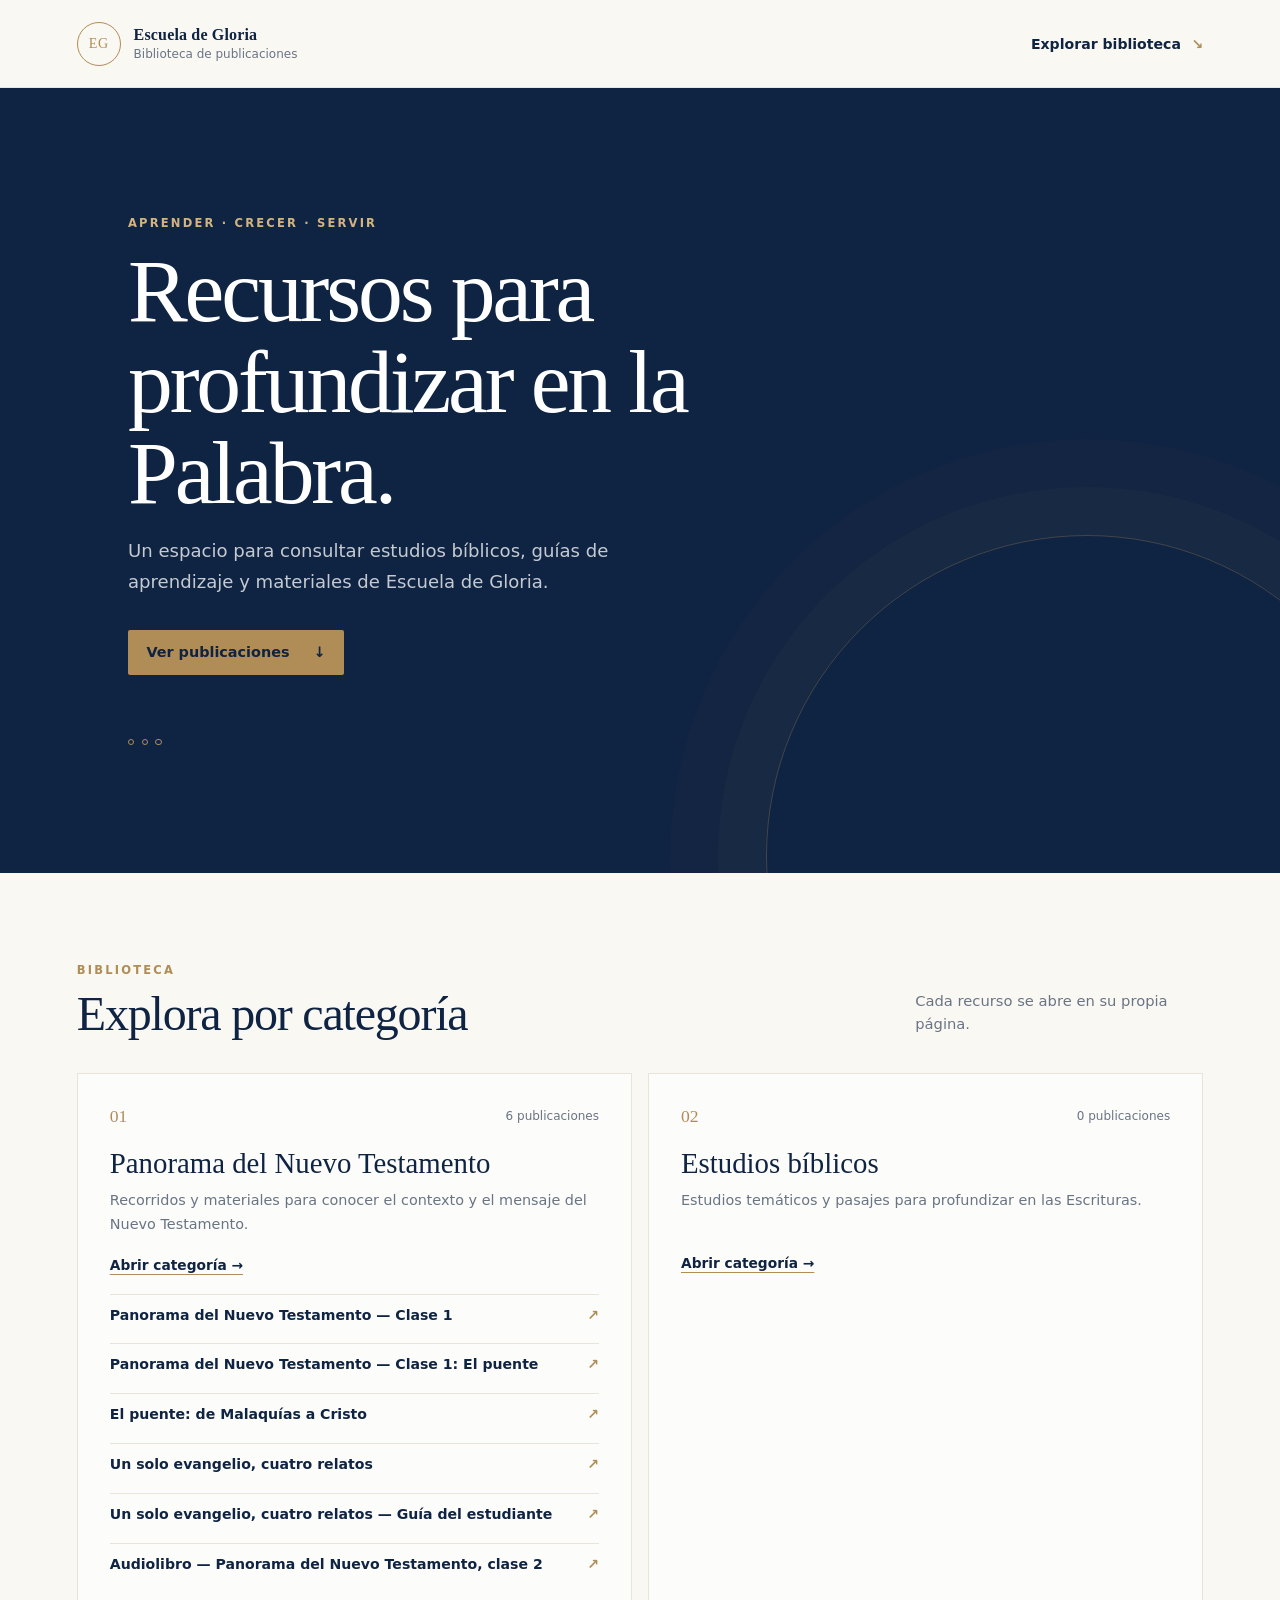
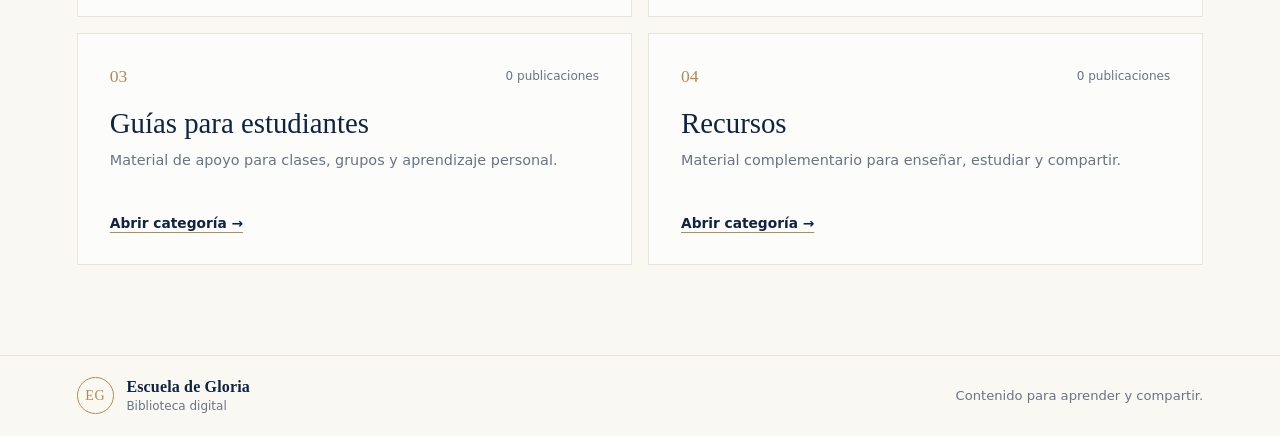
<file: index.html>
<!doctype html>
<html lang="es" data-page="home">
<head>
  <meta charset="utf-8">
  <meta name="viewport" content="width=device-width, initial-scale=1">
  <meta name="theme-color" content="#0F2342">
  <meta name="description" content="Biblioteca de publicaciones de Escuela de Gloria: estudios, guías y recursos bíblicos.">
  <title>Biblioteca | Escuela de Gloria</title>
  <link rel="stylesheet" href="assets/css/styles.css">
  <script src="assets/js/library.js" defer></script>
</head>
<body>
  <a class="skip-link" href="#contenido">Ir al contenido</a>
  <header class="site-header">
    <a class="brand" href="./" aria-label="Escuela de Gloria, inicio">
      <span class="brand-mark" aria-hidden="true">EG</span>
      <span><strong>Escuela de Gloria</strong><small>Biblioteca de publicaciones</small></span>
    </a>
    <a class="header-link" href="#categorias">Explorar biblioteca <span aria-hidden="true">↘</span></a>
  </header>

  <main id="contenido">
    <section class="hero">
      <p class="eyebrow">Aprender · Crecer · Servir</p>
      <h1>Recursos para profundizar en la Palabra.</h1>
      <p class="hero-copy">Un espacio para consultar estudios bíblicos, guías de aprendizaje y materiales de Escuela de Gloria.</p>
      <a class="button button-gold" href="#categorias">Ver publicaciones <span aria-hidden="true">↓</span></a>
      <div class="hero-ornament" aria-hidden="true"><span></span><span></span><span></span></div>
    </section>

    <section class="library-section" id="categorias" aria-labelledby="library-title">
      <div class="section-heading">
        <div><p class="eyebrow eyebrow-dark">Biblioteca</p><h2 id="library-title">Explora por categoría</h2></div>
        <p class="section-note">Cada recurso se abre en su propia página.</p>
      </div>
      <div id="library" class="category-grid" aria-live="polite">
        <p class="loading">Cargando biblioteca…</p>
      </div>
    </section>
  </main>

  <footer class="site-footer">
    <a class="brand brand-footer" href="./"><span class="brand-mark" aria-hidden="true">EG</span><span><strong>Escuela de Gloria</strong><small>Biblioteca digital</small></span></a>
    <p>Contenido para aprender y compartir.</p>
  </footer>
</body>
</html>
</file>
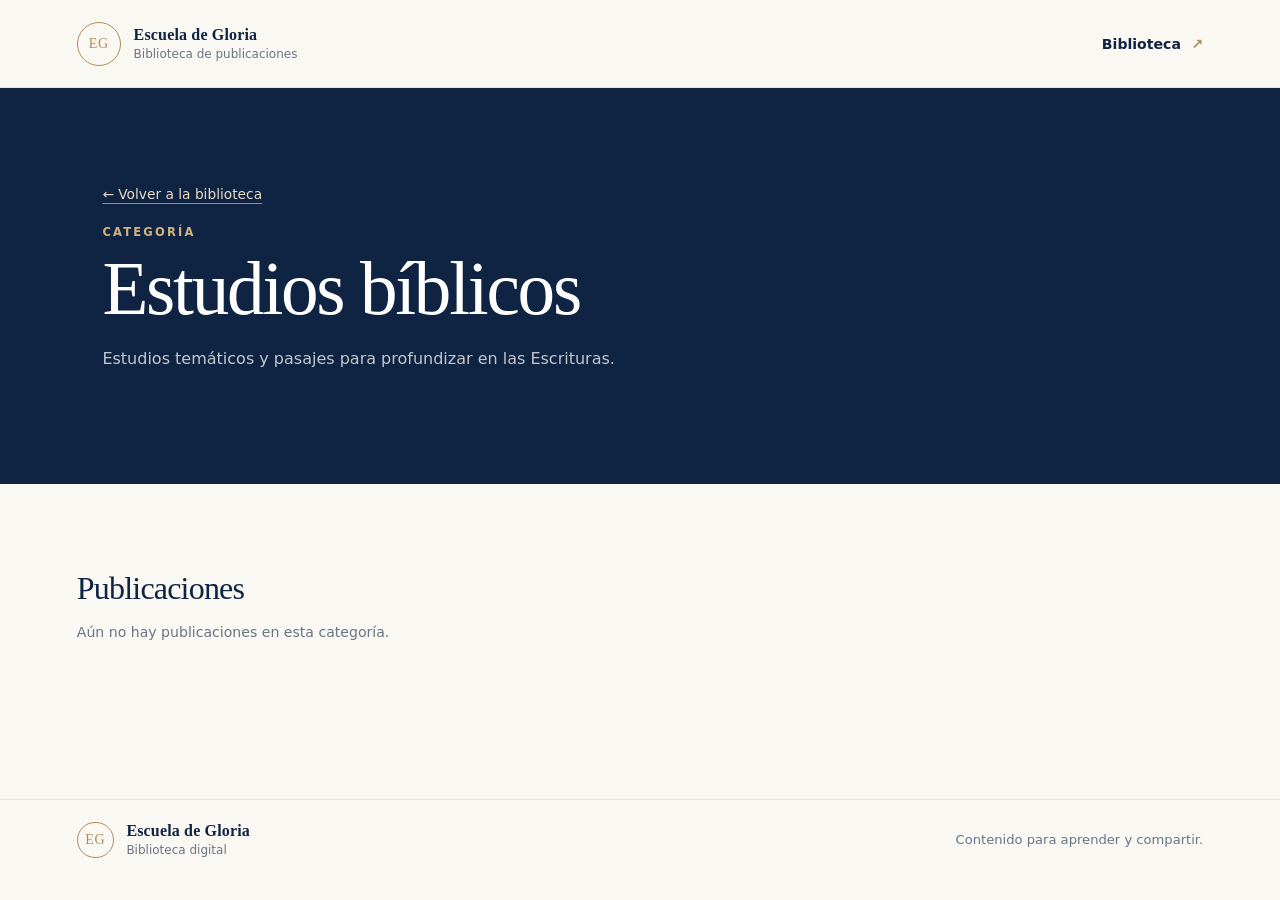
<file: estudios-biblicos/index.html>
<!doctype html>
<html lang="es" data-category="estudios-biblicos">
<head><meta charset="utf-8"><meta name="viewport" content="width=device-width, initial-scale=1"><meta name="theme-color" content="#0F2342"><title>Estudios bíblicos | Escuela de Gloria</title><link rel="stylesheet" href="../assets/css/styles.css"><script src="../assets/js/library.js" defer></script></head>
<body><a class="skip-link" href="#contenido">Ir al contenido</a><header class="site-header"><a class="brand" href="../"><span class="brand-mark" aria-hidden="true">EG</span><span><strong>Escuela de Gloria</strong><small>Biblioteca de publicaciones</small></span></a><a class="header-link" href="../#categorias">Biblioteca <span aria-hidden="true">↗</span></a></header><main id="contenido"><section class="category-page-hero"><a class="back-link" href="../">← Volver a la biblioteca</a><p class="eyebrow">Categoría</p><h1 data-category-title>Estudios bíblicos</h1><p data-category-description></p></section><section class="category-content"><h2>Publicaciones</h2><ul class="publication-list" data-publication-list aria-live="polite"></ul></section></main><footer class="site-footer"><a class="brand brand-footer" href="../"><span class="brand-mark" aria-hidden="true">EG</span><span><strong>Escuela de Gloria</strong><small>Biblioteca digital</small></span></a><p>Contenido para aprender y compartir.</p></footer></body>
</html>
</file>
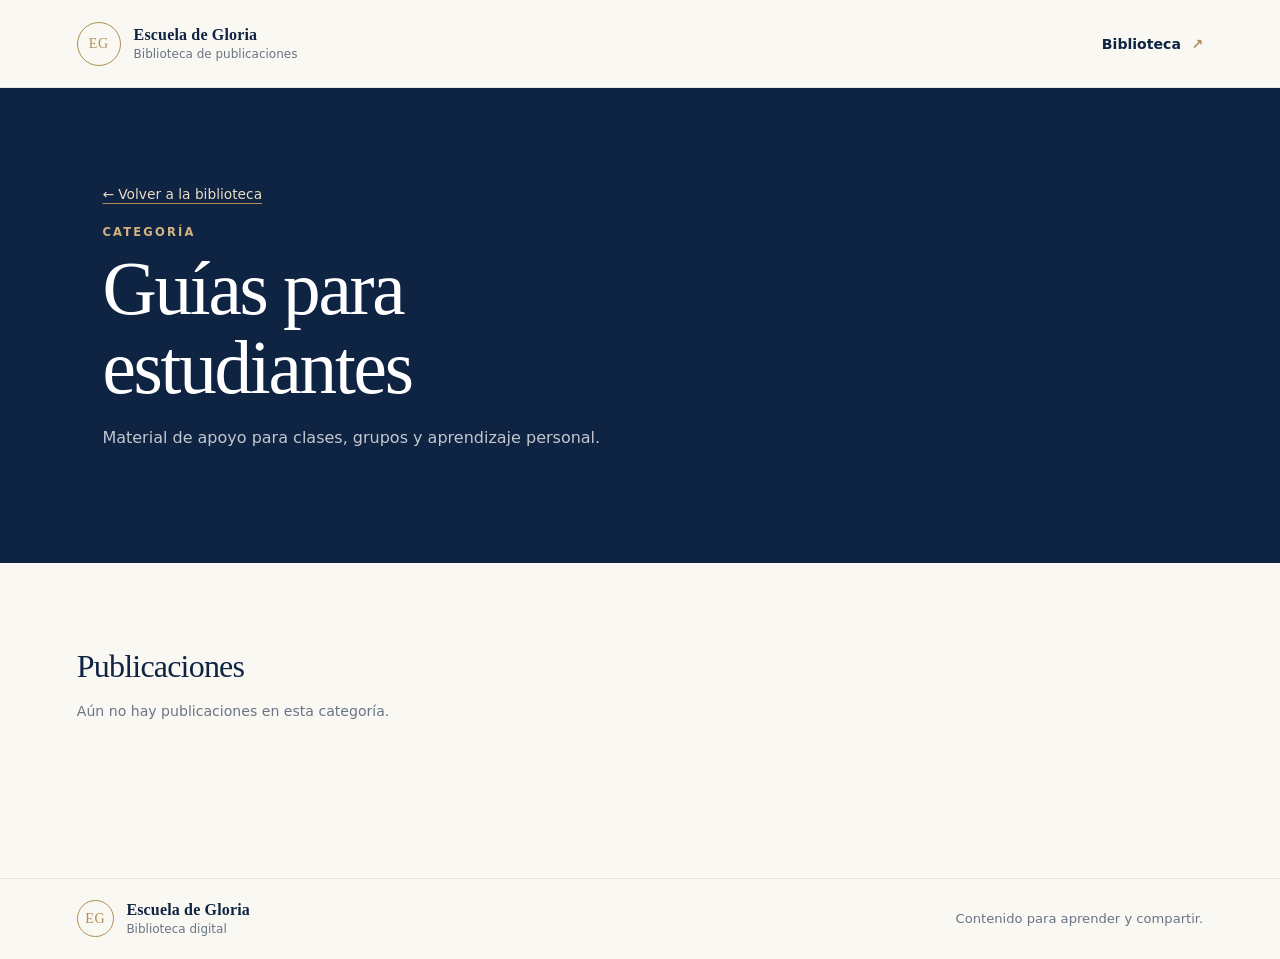
<file: guias-estudiantes/index.html>
<!doctype html>
<html lang="es" data-category="guias-estudiantes">
<head><meta charset="utf-8"><meta name="viewport" content="width=device-width, initial-scale=1"><meta name="theme-color" content="#0F2342"><title>Guías para estudiantes | Escuela de Gloria</title><link rel="stylesheet" href="../assets/css/styles.css"><script src="../assets/js/library.js" defer></script></head>
<body><a class="skip-link" href="#contenido">Ir al contenido</a><header class="site-header"><a class="brand" href="../"><span class="brand-mark" aria-hidden="true">EG</span><span><strong>Escuela de Gloria</strong><small>Biblioteca de publicaciones</small></span></a><a class="header-link" href="../#categorias">Biblioteca <span aria-hidden="true">↗</span></a></header><main id="contenido"><section class="category-page-hero"><a class="back-link" href="../">← Volver a la biblioteca</a><p class="eyebrow">Categoría</p><h1 data-category-title>Guías para estudiantes</h1><p data-category-description></p></section><section class="category-content"><h2>Publicaciones</h2><ul class="publication-list" data-publication-list aria-live="polite"></ul></section></main><footer class="site-footer"><a class="brand brand-footer" href="../"><span class="brand-mark" aria-hidden="true">EG</span><span><strong>Escuela de Gloria</strong><small>Biblioteca digital</small></span></a><p>Contenido para aprender y compartir.</p></footer></body>
</html>
</file>
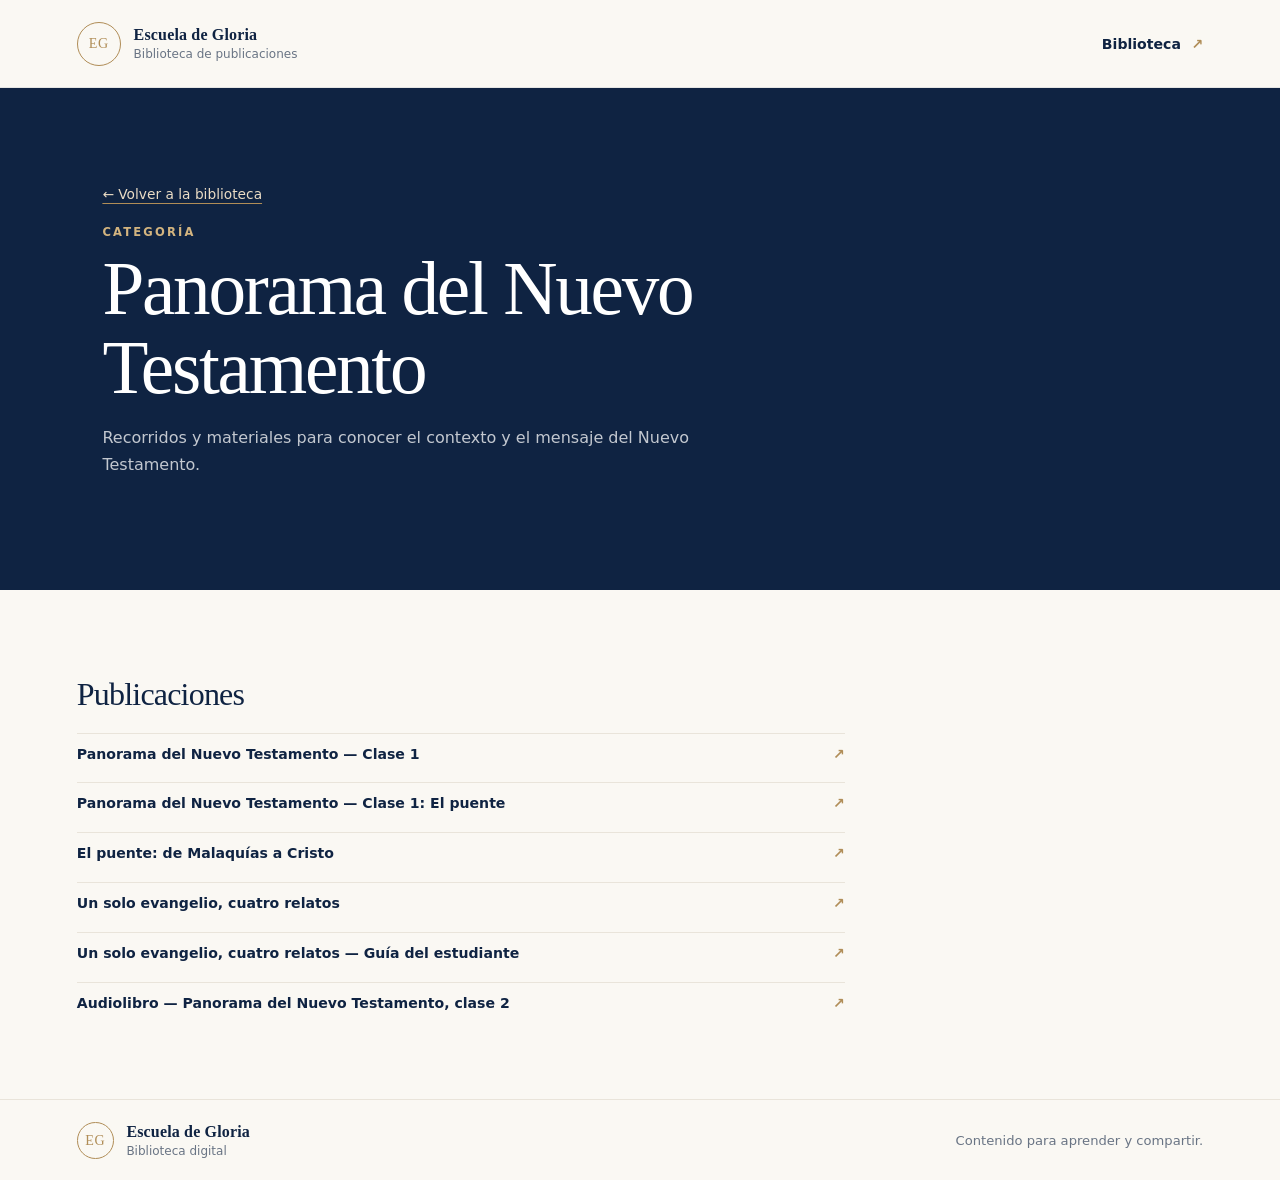
<file: panorama-nuevo-testamento/index.html>
<!doctype html>
<html lang="es" data-category="panorama-nuevo-testamento">
<head><meta charset="utf-8"><meta name="viewport" content="width=device-width, initial-scale=1"><meta name="theme-color" content="#0F2342"><title>Panorama del Nuevo Testamento | Escuela de Gloria</title><link rel="stylesheet" href="../assets/css/styles.css"><script src="../assets/js/library.js" defer></script></head>
<body><a class="skip-link" href="#contenido">Ir al contenido</a><header class="site-header"><a class="brand" href="../"><span class="brand-mark" aria-hidden="true">EG</span><span><strong>Escuela de Gloria</strong><small>Biblioteca de publicaciones</small></span></a><a class="header-link" href="../#categorias">Biblioteca <span aria-hidden="true">↗</span></a></header><main id="contenido"><section class="category-page-hero"><a class="back-link" href="../">← Volver a la biblioteca</a><p class="eyebrow">Categoría</p><h1 data-category-title>Panorama del Nuevo Testamento</h1><p data-category-description></p></section><section class="category-content"><h2>Publicaciones</h2><ul class="publication-list" data-publication-list aria-live="polite"></ul></section></main><footer class="site-footer"><a class="brand brand-footer" href="../"><span class="brand-mark" aria-hidden="true">EG</span><span><strong>Escuela de Gloria</strong><small>Biblioteca digital</small></span></a><p>Contenido para aprender y compartir.</p></footer></body>
</html>
</file>
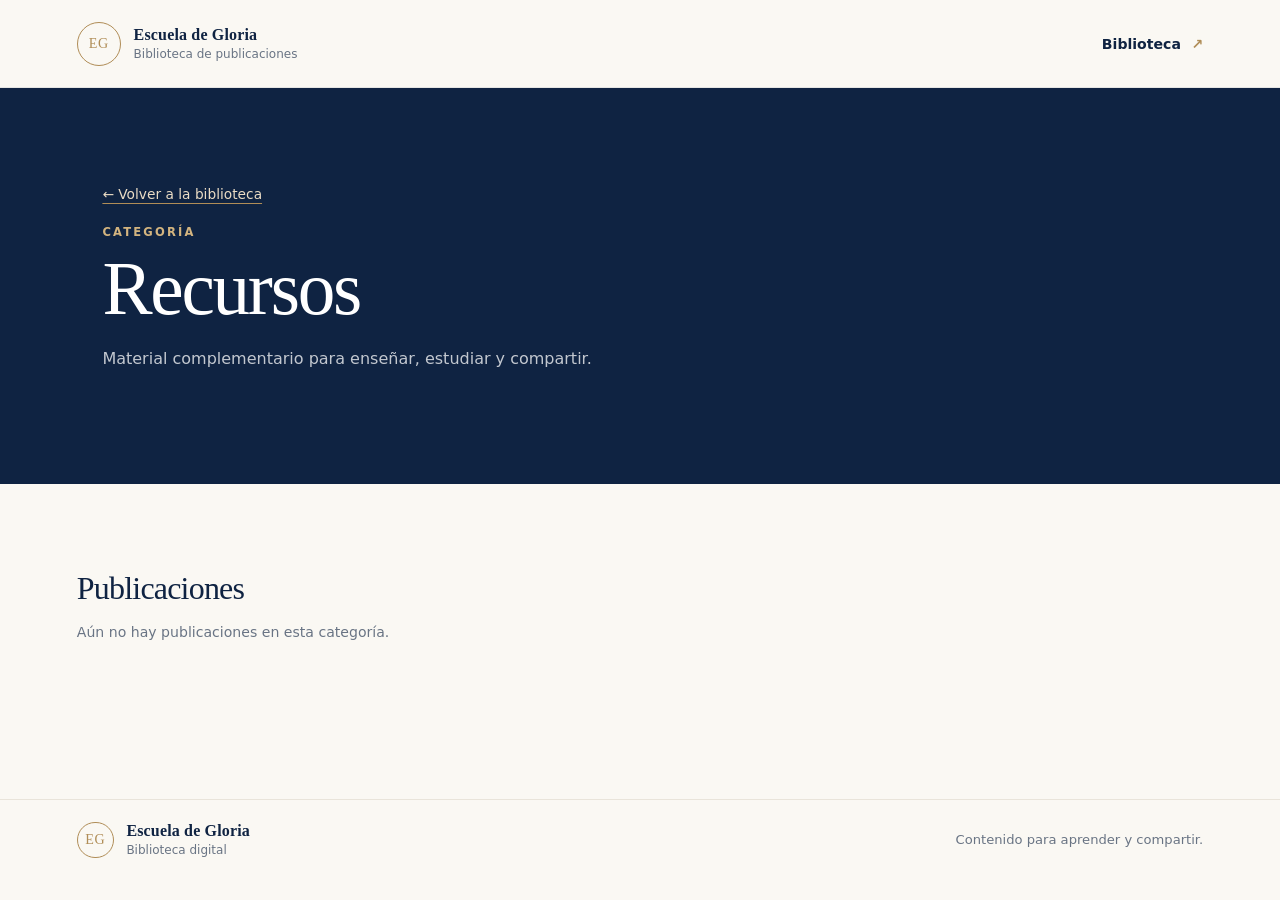
<file: recursos/index.html>
<!doctype html>
<html lang="es" data-category="recursos">
<head><meta charset="utf-8"><meta name="viewport" content="width=device-width, initial-scale=1"><meta name="theme-color" content="#0F2342"><title>Recursos | Escuela de Gloria</title><link rel="stylesheet" href="../assets/css/styles.css"><script src="../assets/js/library.js" defer></script></head>
<body><a class="skip-link" href="#contenido">Ir al contenido</a><header class="site-header"><a class="brand" href="../"><span class="brand-mark" aria-hidden="true">EG</span><span><strong>Escuela de Gloria</strong><small>Biblioteca de publicaciones</small></span></a><a class="header-link" href="../#categorias">Biblioteca <span aria-hidden="true">↗</span></a></header><main id="contenido"><section class="category-page-hero"><a class="back-link" href="../">← Volver a la biblioteca</a><p class="eyebrow">Categoría</p><h1 data-category-title>Recursos</h1><p data-category-description></p></section><section class="category-content"><h2>Publicaciones</h2><ul class="publication-list" data-publication-list aria-live="polite"></ul></section></main><footer class="site-footer"><a class="brand brand-footer" href="../"><span class="brand-mark" aria-hidden="true">EG</span><span><strong>Escuela de Gloria</strong><small>Biblioteca digital</small></span></a><p>Contenido para aprender y compartir.</p></footer></body>
</html>
</file>
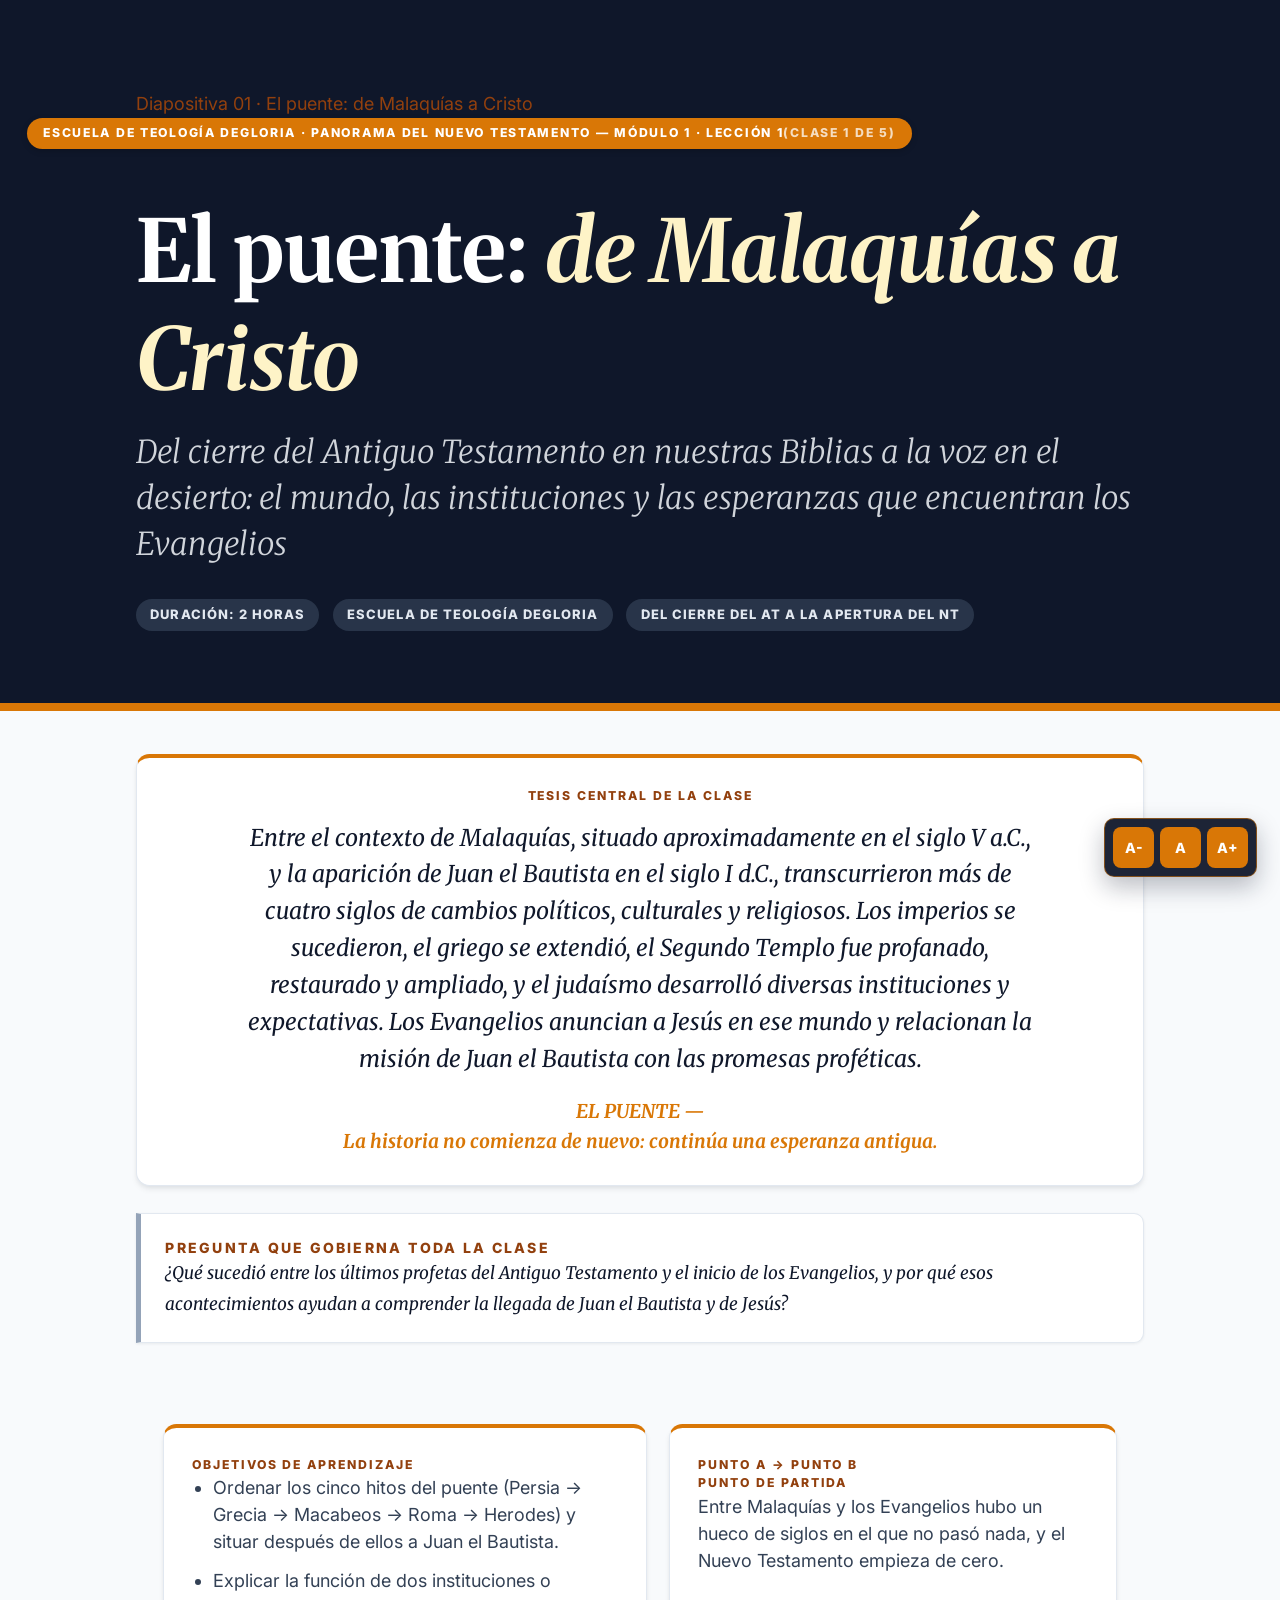
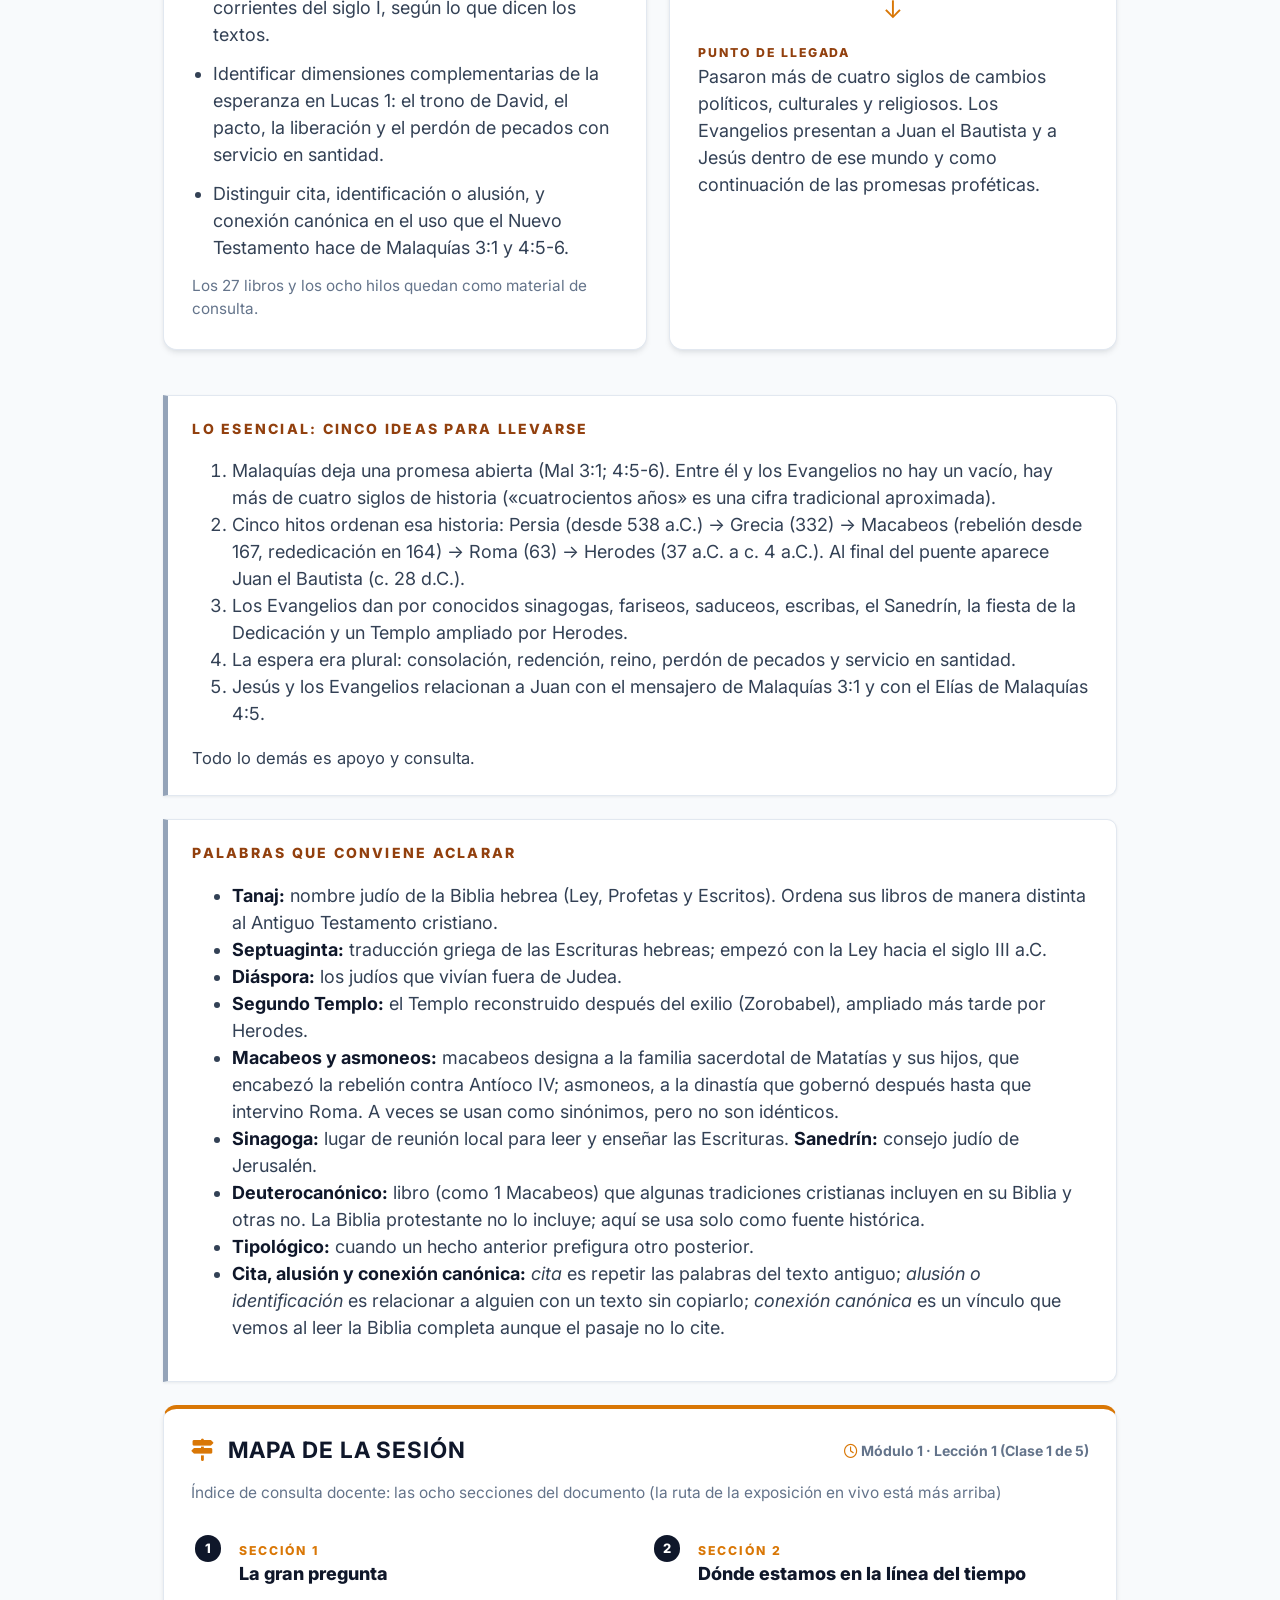
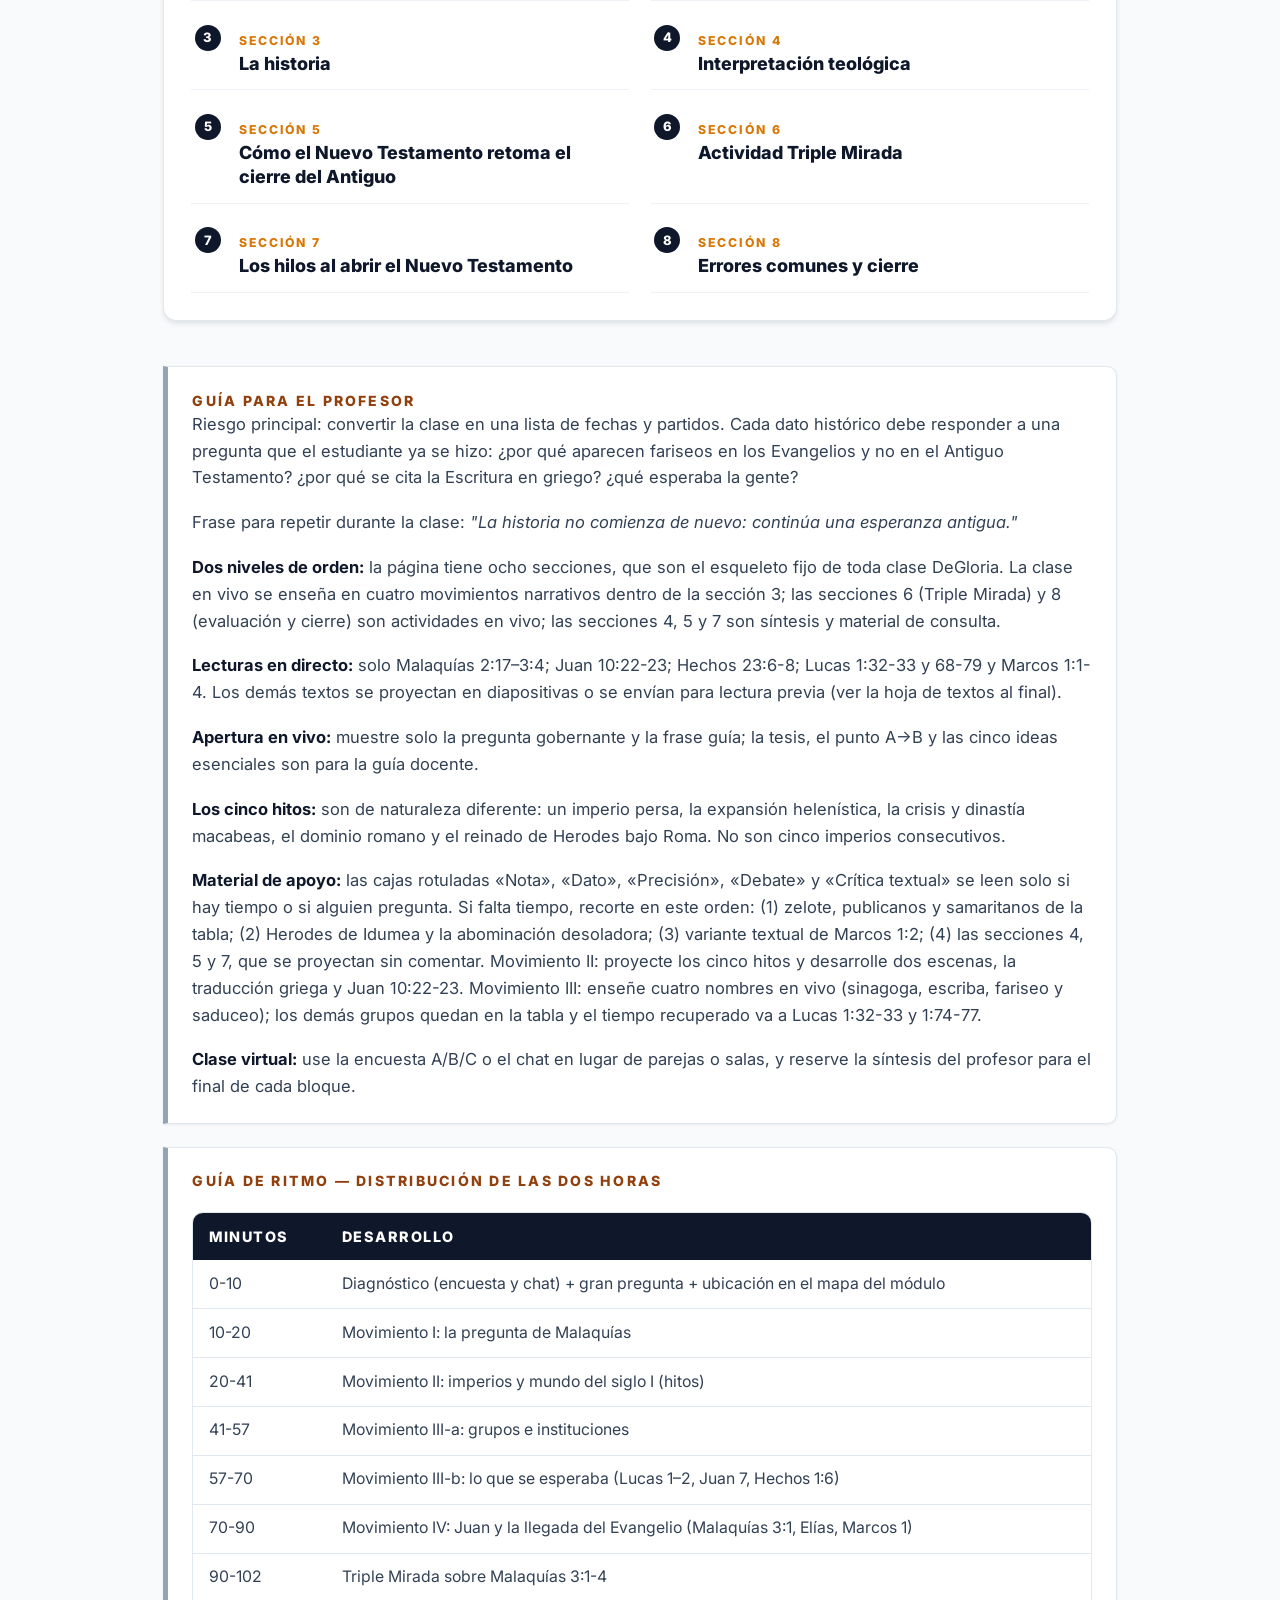
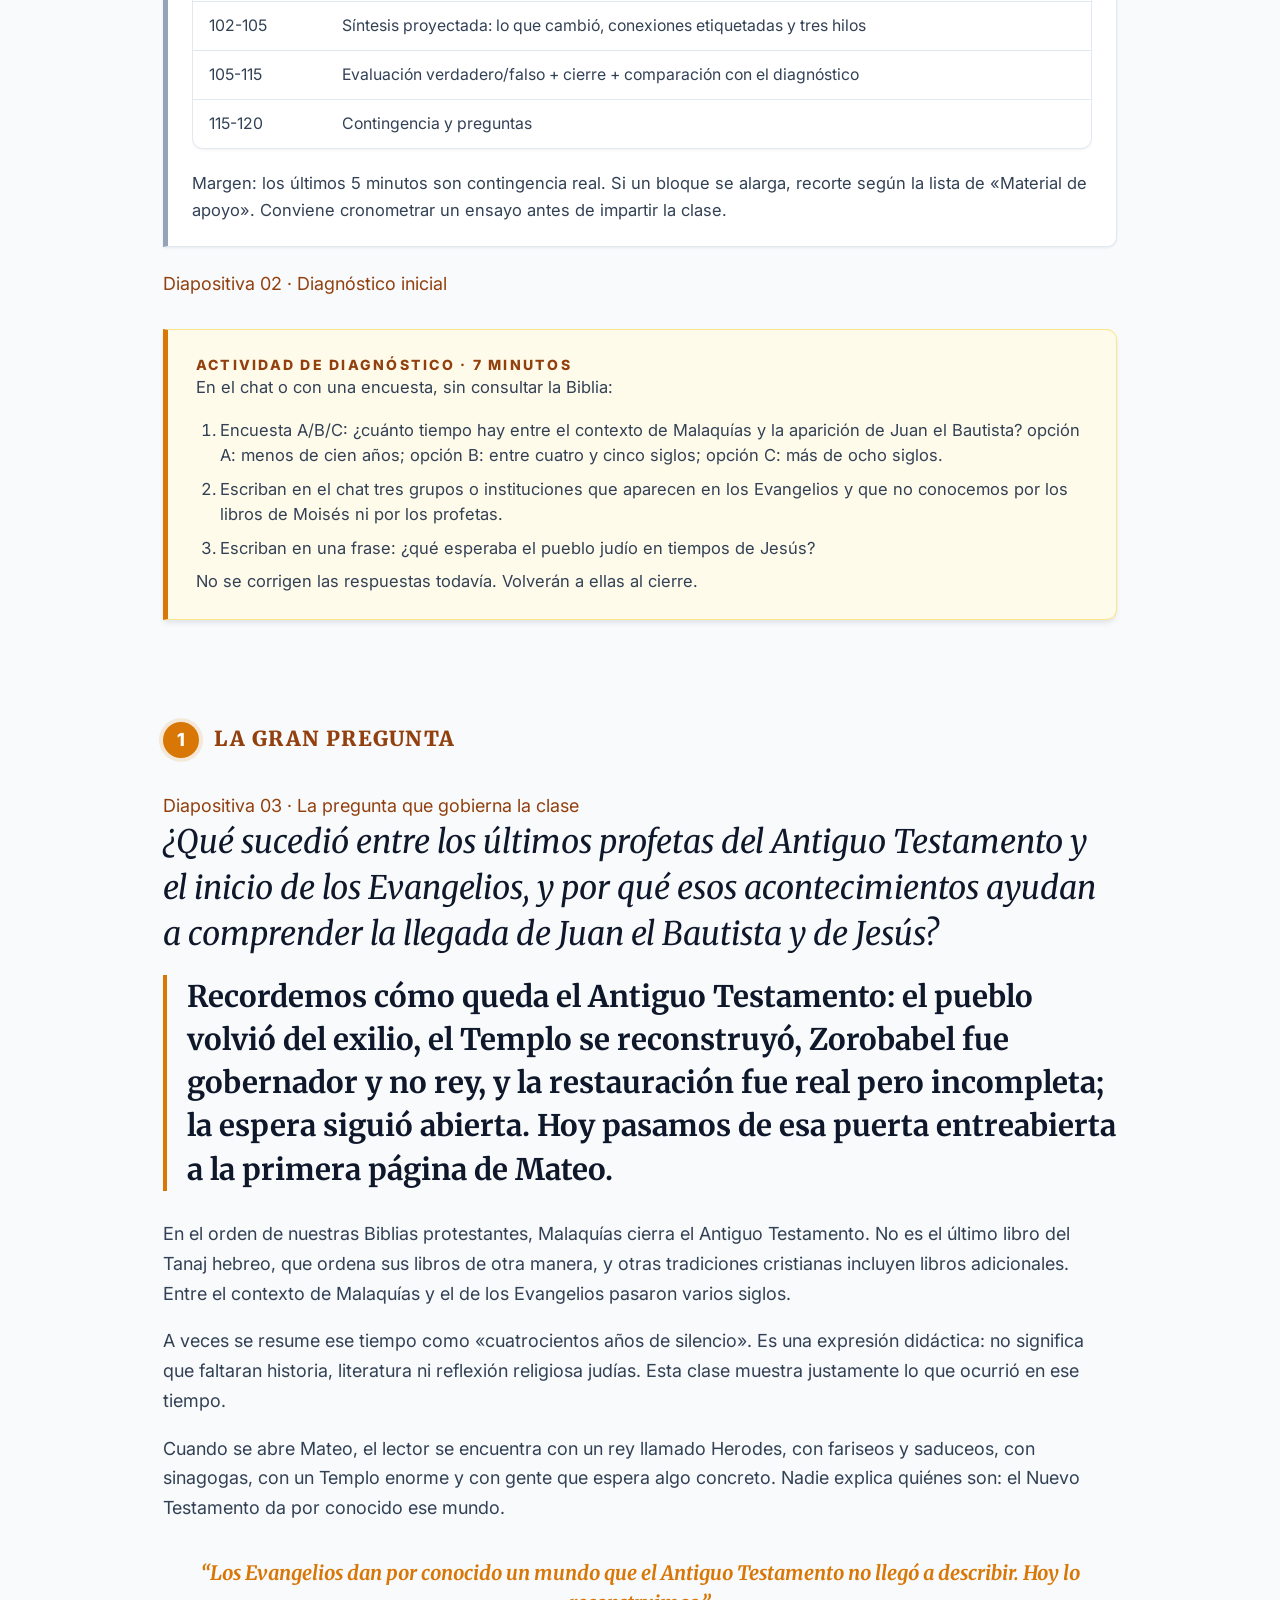
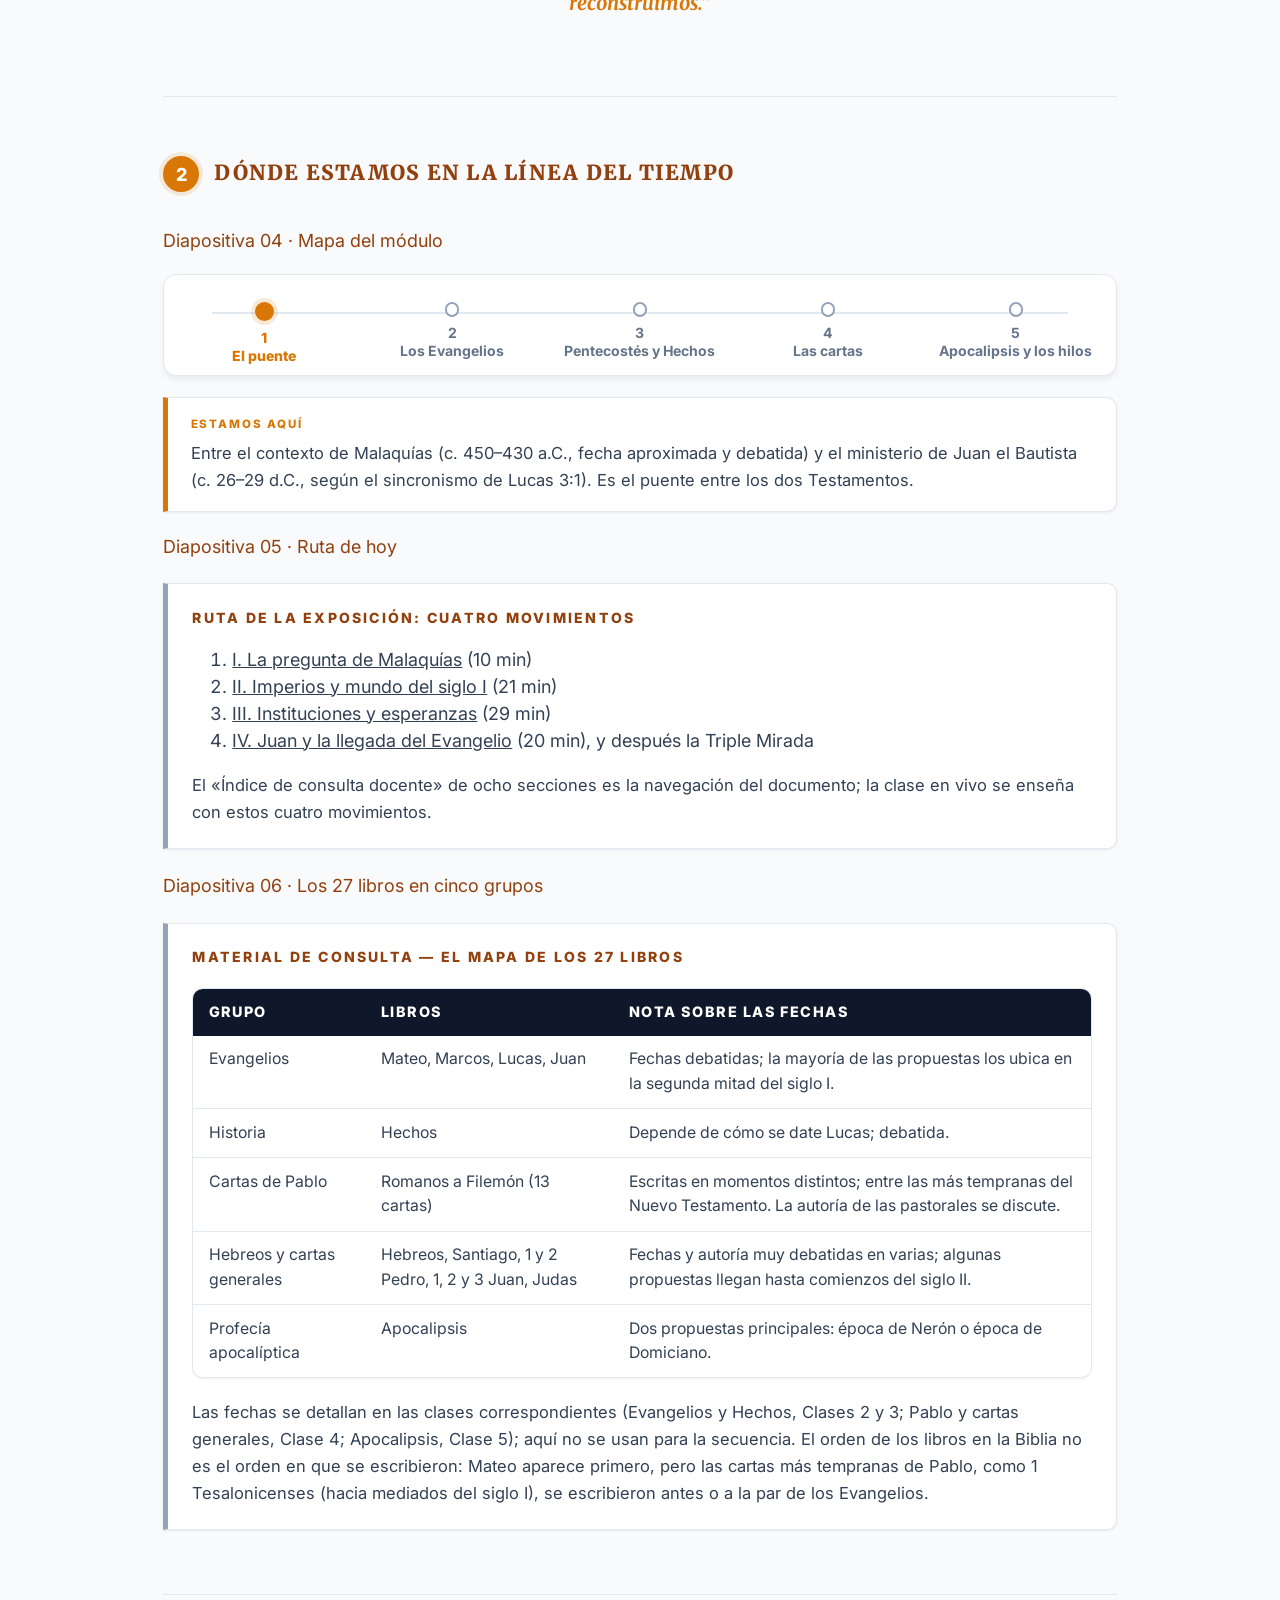
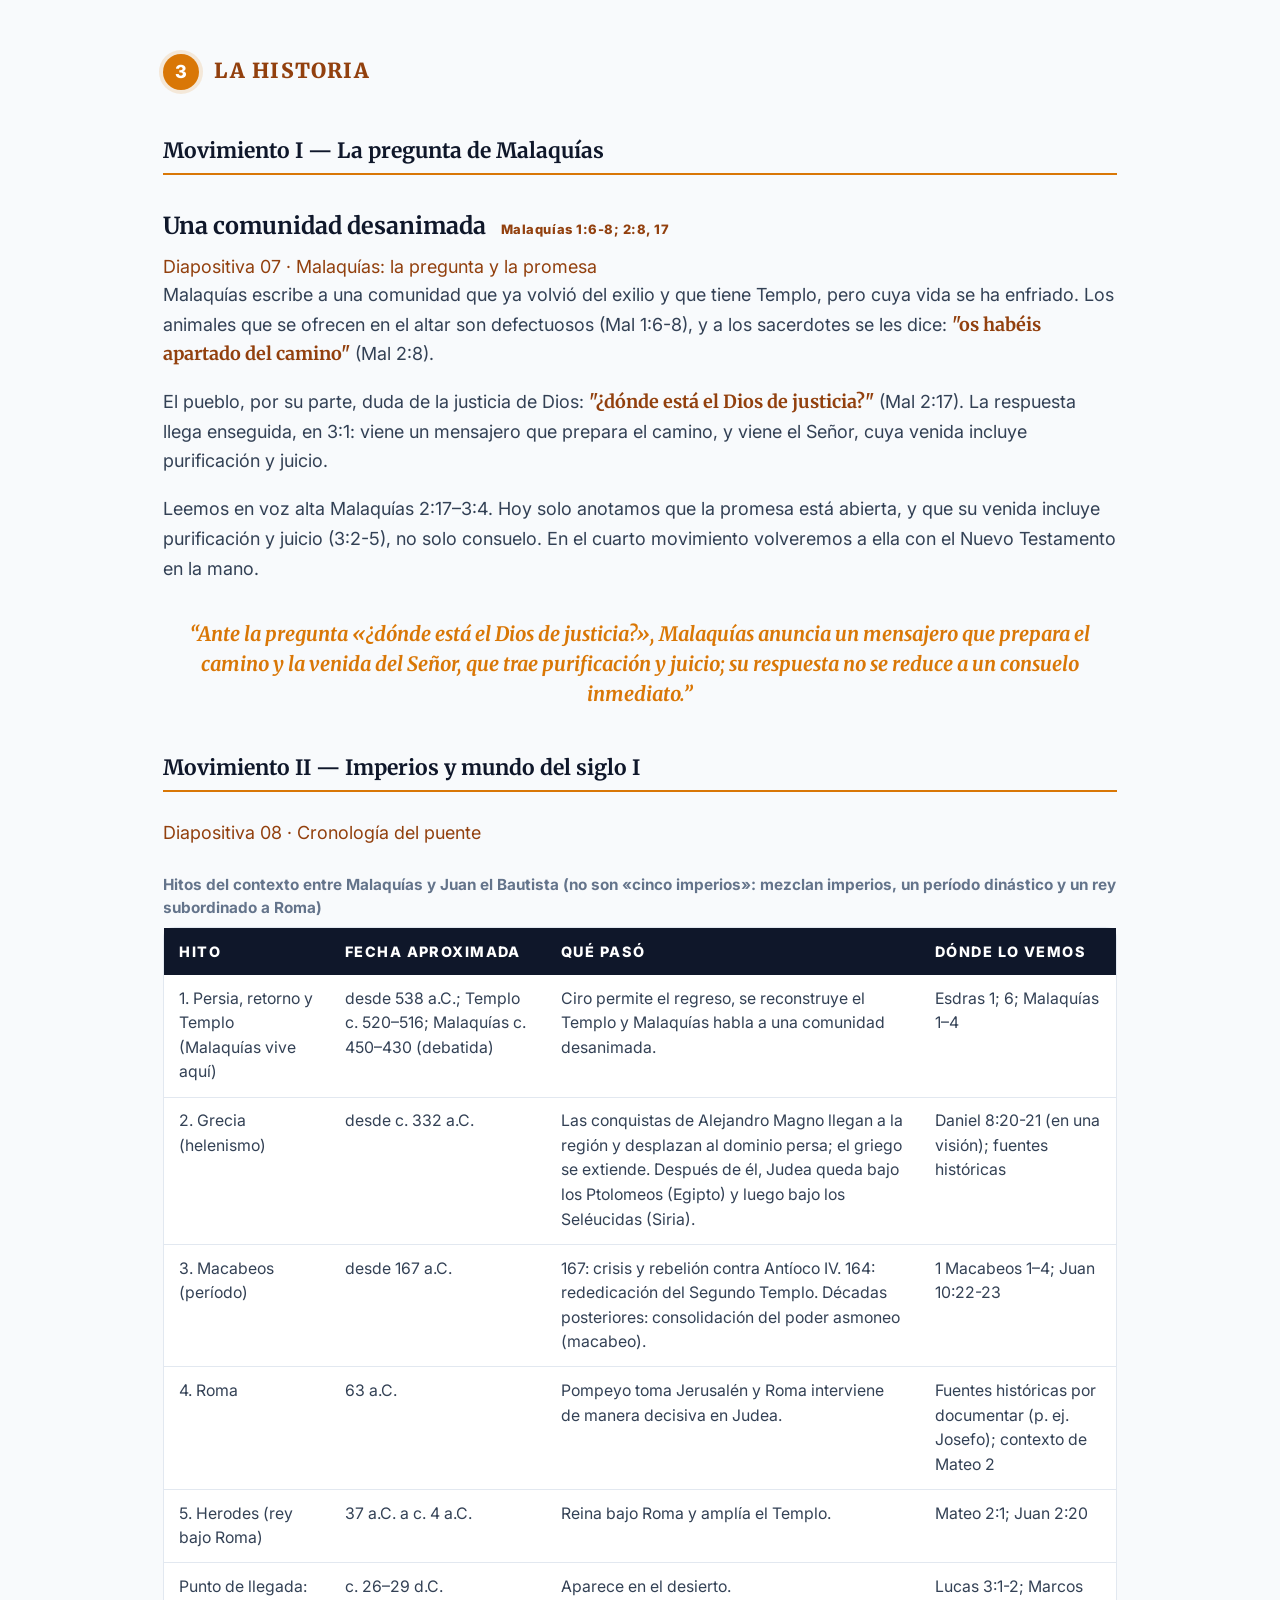
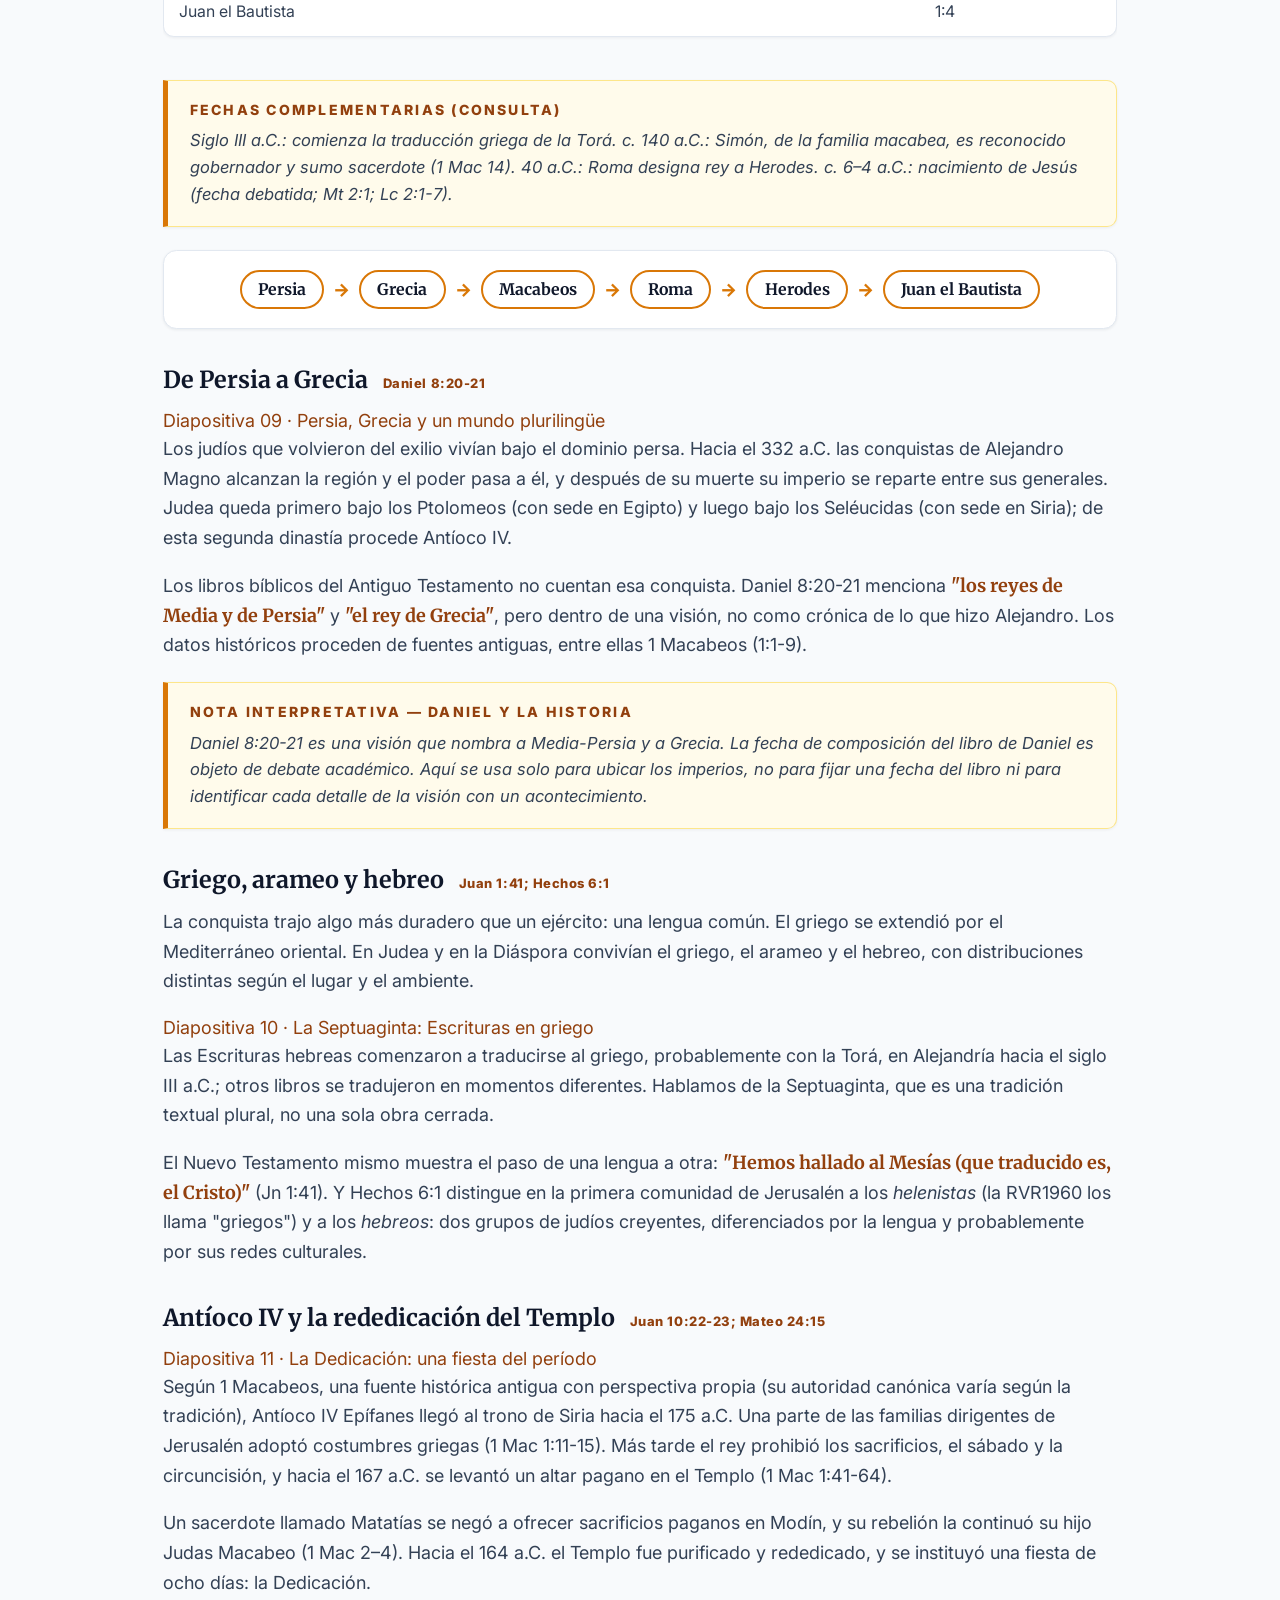
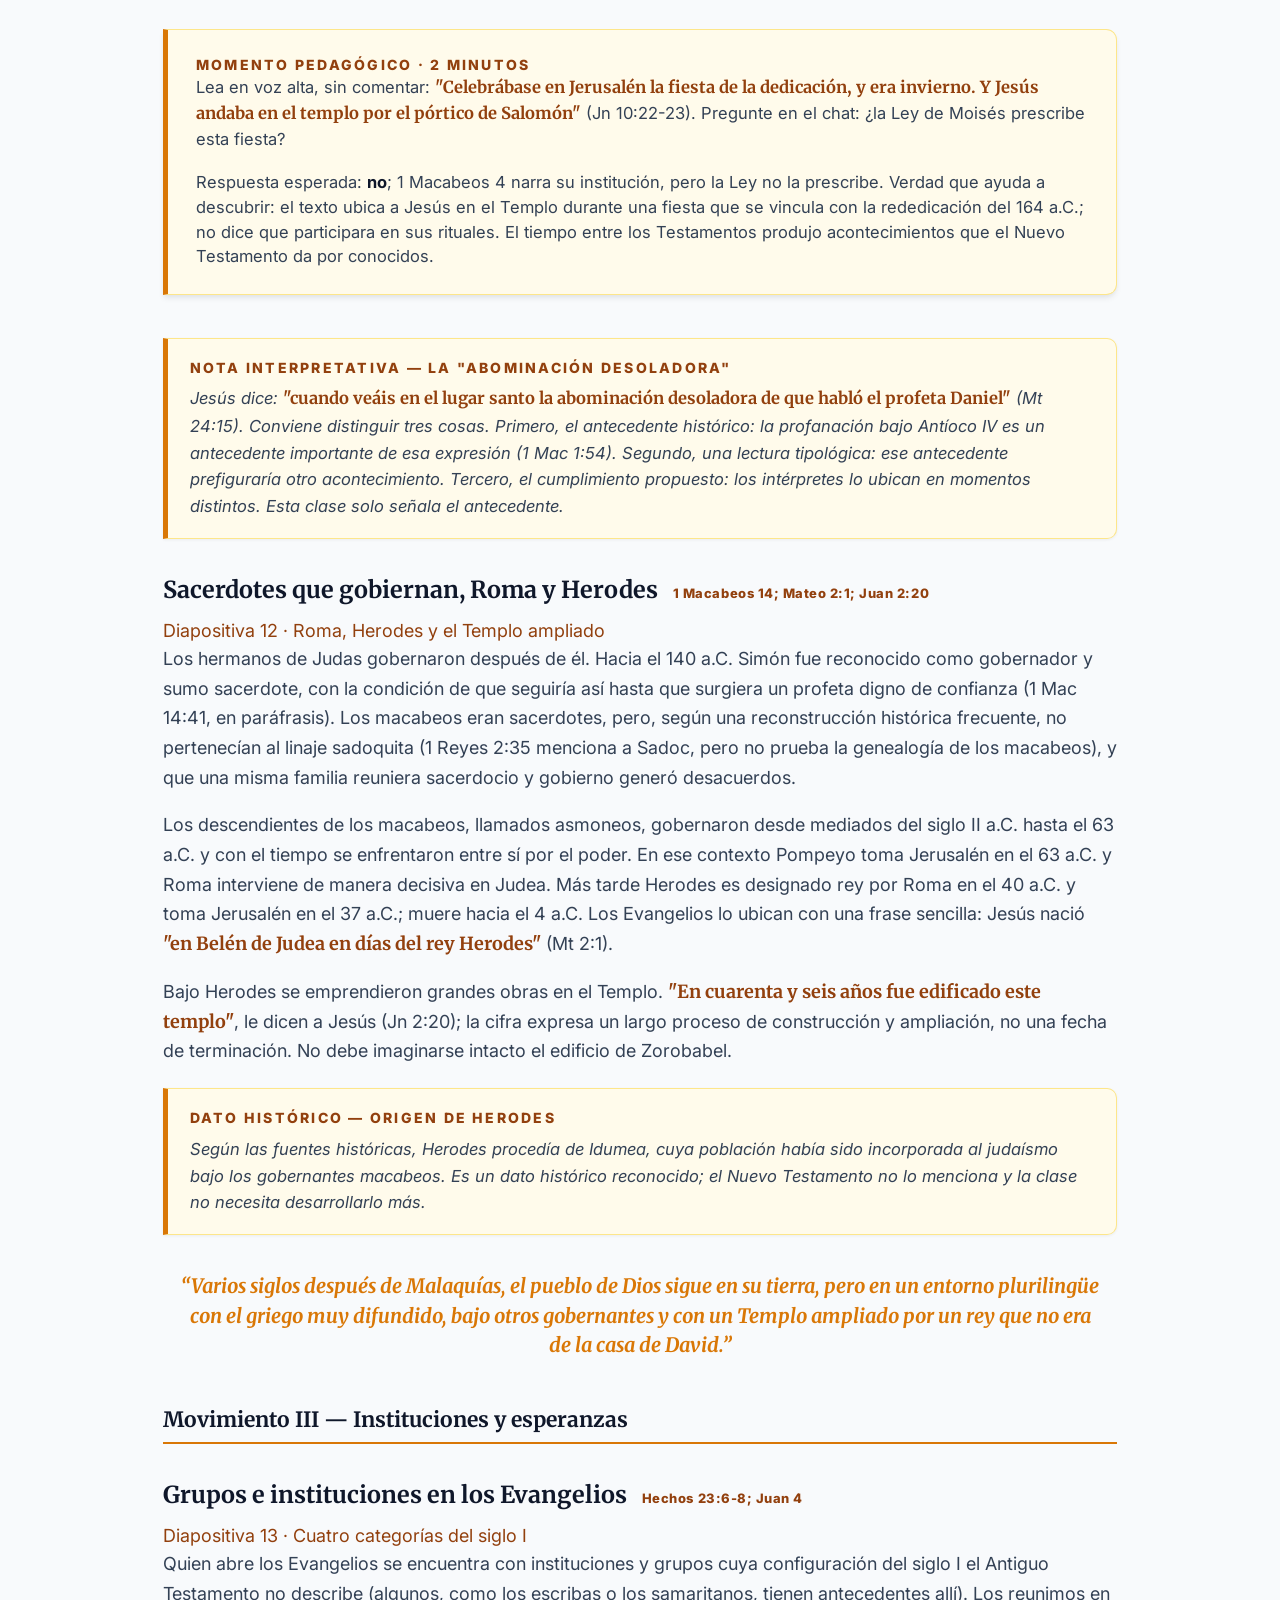
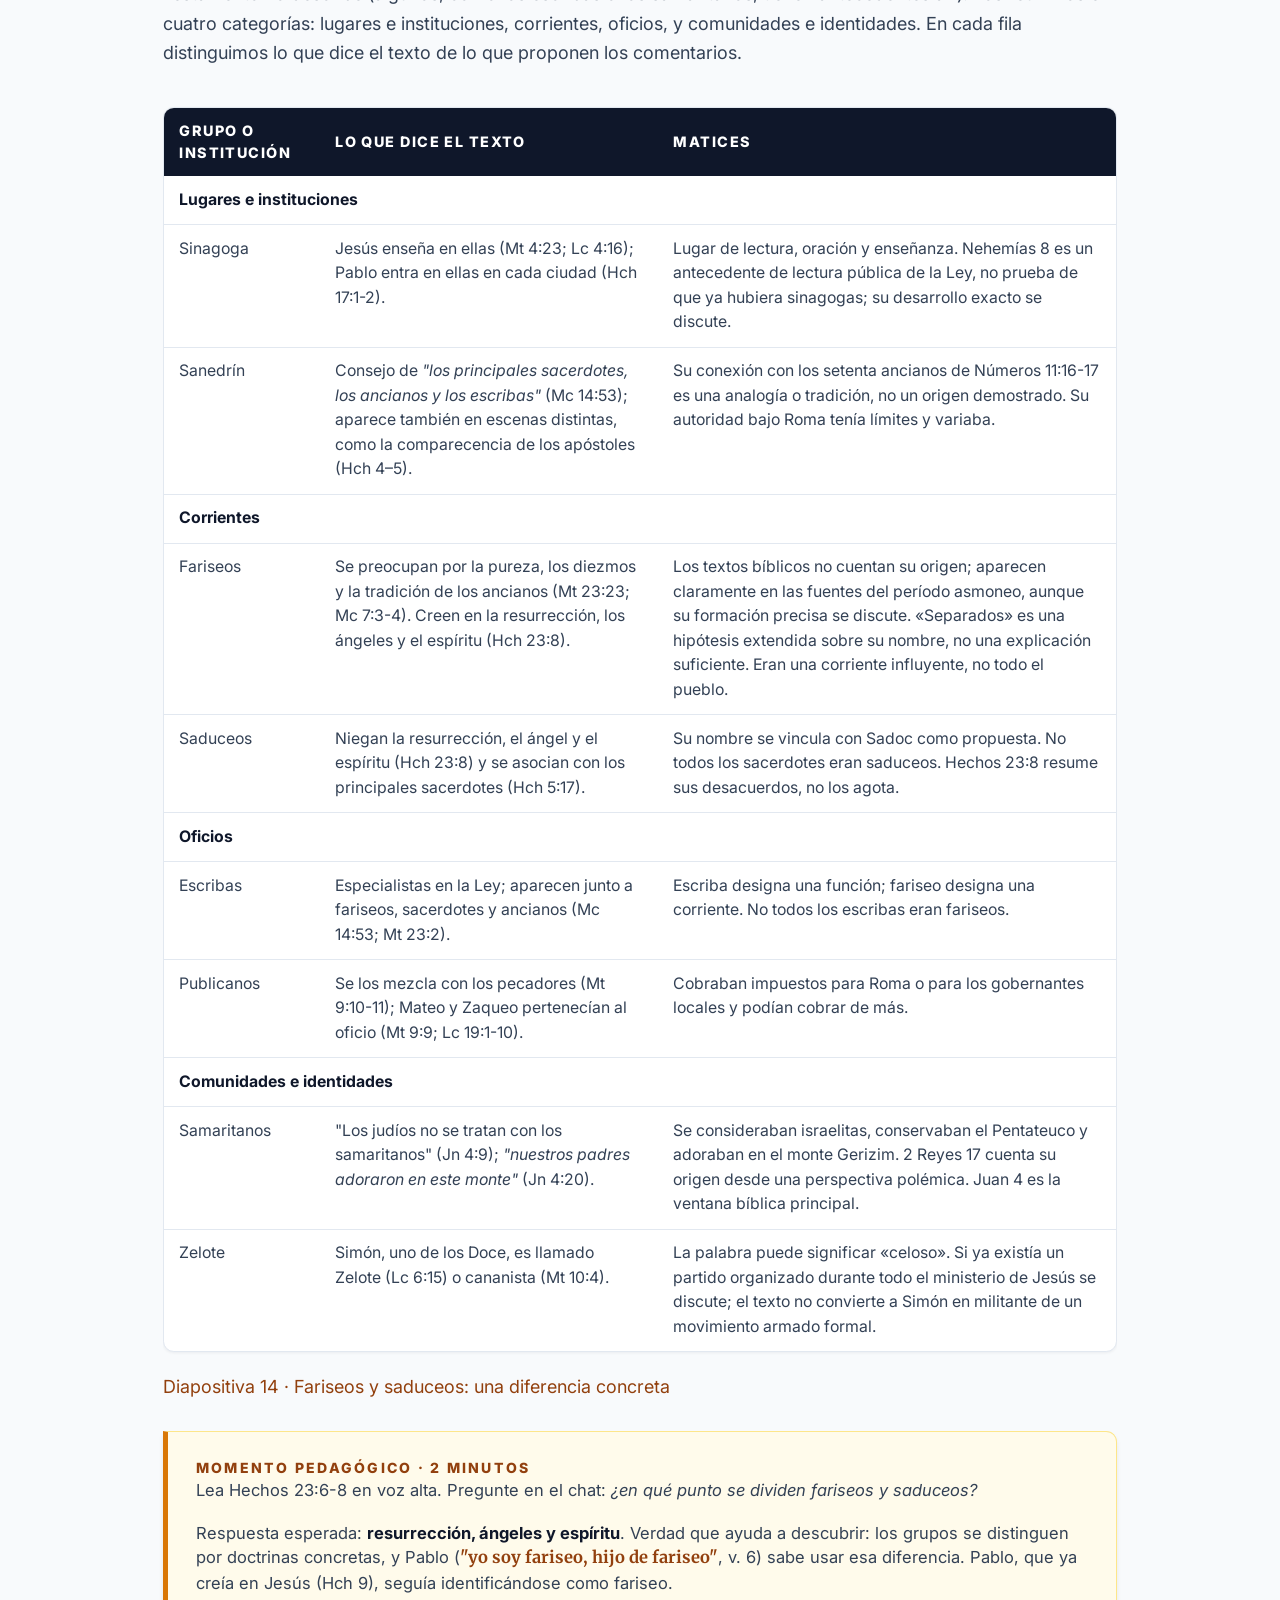
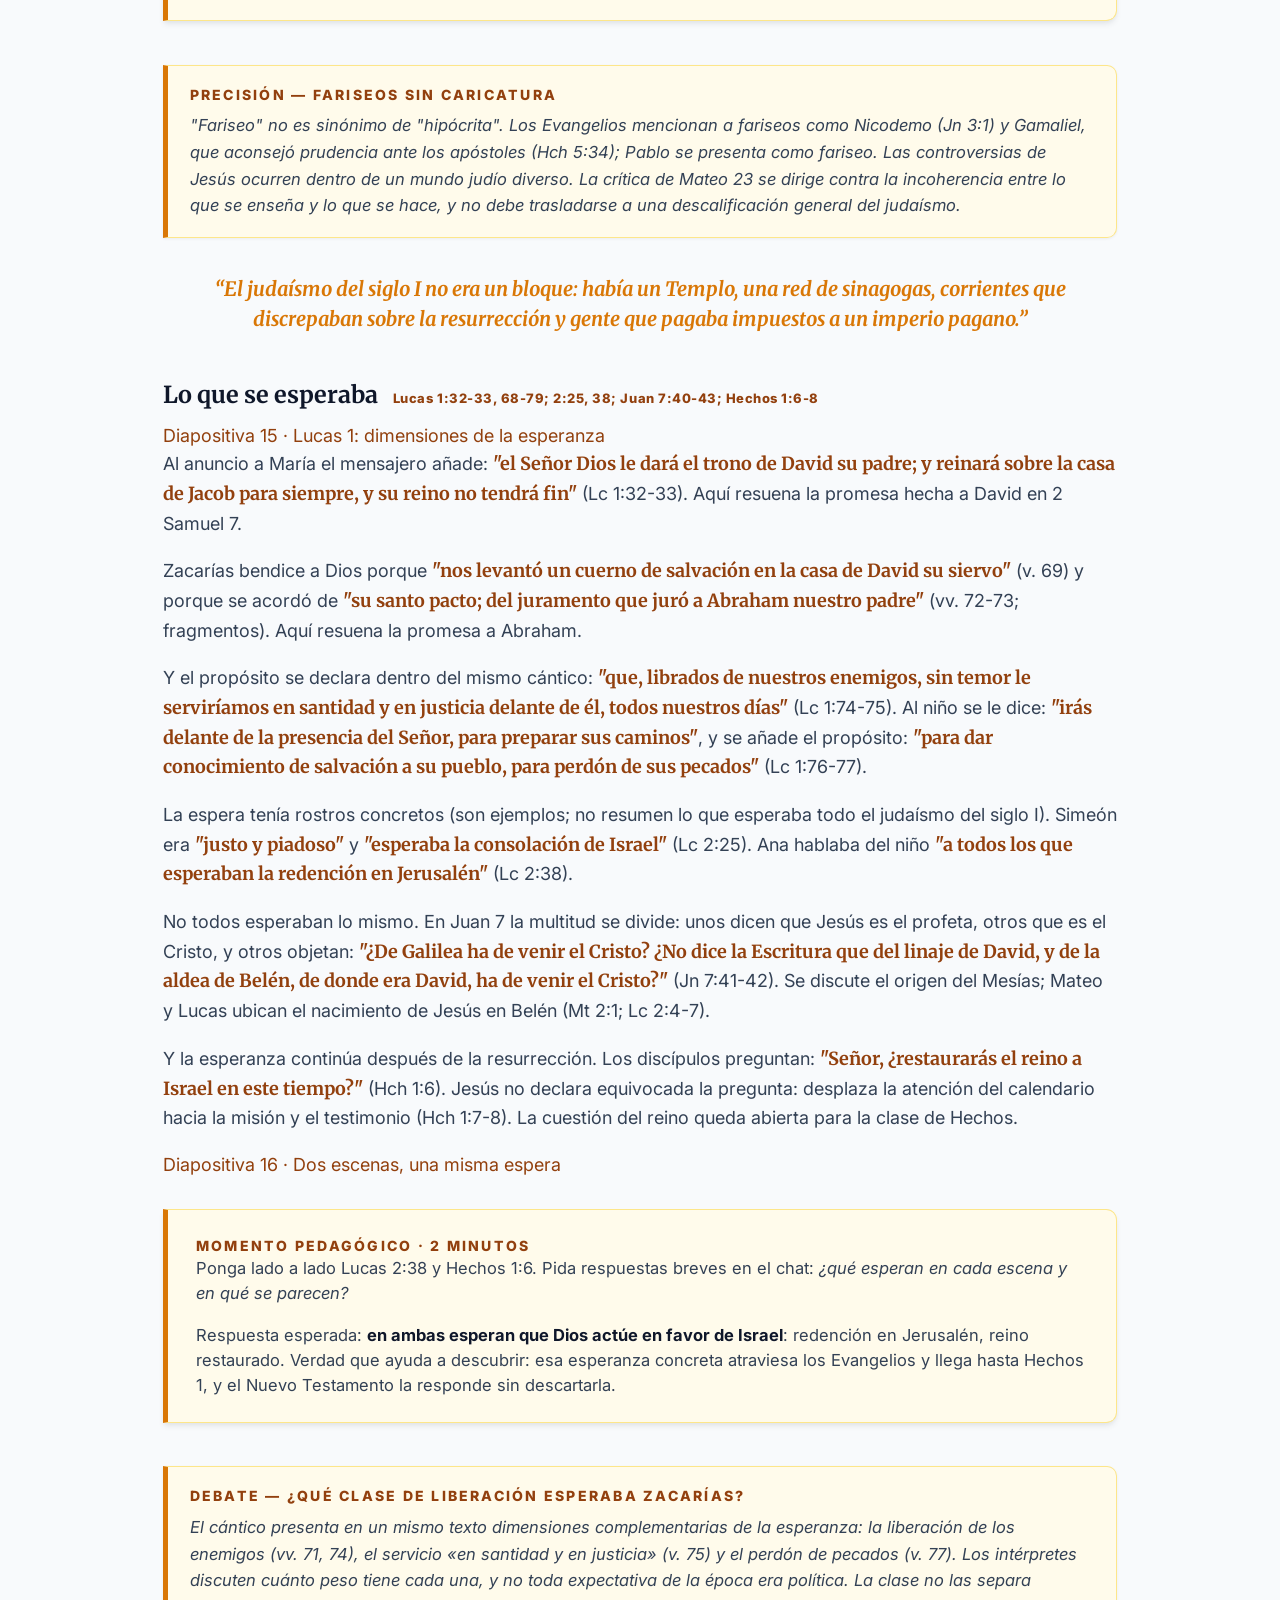
<file: panorama-nuevo-testamento/puente/index.html>
<!DOCTYPE html>
<html lang="es">
<head>
<meta charset="utf-8"/>
<meta content="width=device-width, initial-scale=1.0" name="viewport"/>
<title>Panorama del Nuevo Testamento · Clase 1 · El puente: de Malaquías a Cristo</title>
<link href="https://fonts.googleapis.com" rel="preconnect"/>
<link crossorigin="" href="https://fonts.gstatic.com" rel="preconnect"/>
<link href="https://fonts.googleapis.com/css2?family=Inter:wght@300;400;500;600;700&amp;family=Merriweather:ital,wght@0,300;0,400;0,700;1,300;1,400&amp;display=swap" rel="stylesheet"/>
<link href="https://cdnjs.cloudflare.com/ajax/libs/font-awesome/6.4.0/css/all.min.css" rel="stylesheet"/>
<style>
  :root {
    --primary: #0f172a;
    --secondary: #334155;
    --muted: #64748b;
    --line: #e2e8f0;
    --soft: #f8fafc;
    --accent: #d97706;
    --accent-light: #fef3c7;
    --blue: #2563eb;
    --green: #16a34a;
    --red: #dc2626;
  }

  * { box-sizing: border-box; }
  table { max-width:100%; }
  img { max-width:100%; height:auto; }

  html {
    font-size: 112.5%;
    scroll-behavior: smooth;
  }

  body {
    margin: 0;
    background: #f8fafc;
    color: var(--secondary);
    font-family: 'Inter', system-ui, -apple-system, 'Segoe UI', Arial, sans-serif;
    line-height: 1.5;
    padding-bottom: 5rem;
  }

  strong { color: var(--primary); }
  em { color: inherit; }
  p { margin: 0 0 1rem; }
  p:last-child { margin-bottom: 0; }
  a { color: inherit; }

  h1, h2, h3, h4 {
    font-family: 'Merriweather', Georgia, 'Times New Roman', serif;
    color: var(--primary);
    line-height: 1.25;
  }

  #progress-bar {
    position: fixed;
    top: 0;
    left: 0;
    width: 0%;
    height: 4px;
    background: var(--accent);
    z-index: 10000;
    transition: width 0.1s ease-out;
  }

  #section-tracker {
    position: fixed;
    top: 1rem;
    right: 1rem;
    display: flex;
    align-items: center;
    gap: 0.55rem;
    background: rgba(15, 23, 42, 0.92);
    color: #e2e8f0;
    border: 1px solid rgba(217, 119, 6, 0.5);
    border-radius: 999px;
    padding: 0.45rem 0.8rem;
    font-size: 0.72rem;
    font-weight: 700;
    letter-spacing: 0.03em;
    opacity: 0;
    transform: translateY(-8px);
    pointer-events: none;
    transition: opacity 0.2s ease, transform 0.2s ease;
    z-index: 9999;
    box-shadow: 0 10px 25px rgba(15, 23, 42, 0.22);
  }

  #section-tracker.visible {
    opacity: 1;
    transform: translateY(0);
  }

  .tracker-dot {
    width: 0.55rem;
    height: 0.55rem;
    border-radius: 999px;
    background: var(--accent);
    box-shadow: 0 0 0 4px rgba(217, 119, 6, 0.18);
  }

  header {
    background: var(--primary);
    color: white;
    padding: 5rem 1.5rem 4rem;
    border-bottom: 8px solid var(--accent);
  }

  header > * {
    max-width: 56rem;
    margin-left: auto;
    margin-right: auto;
  }

  .kicker {
    display: inline-flex;
    align-items: center;
    background: var(--accent);
    color: white;
    border-radius: 999px;
    padding: 0.35rem 0.9rem;
    font-size: 0.68rem;
    font-weight: 800;
    letter-spacing: 0.14em;
    text-transform: uppercase;
    margin-bottom: 1.5rem;
    box-shadow: 0 2px 6px rgba(0,0,0,0.18);
  }

  header h1 {
    color: white;
    font-size: clamp(2.6rem, 7vw, 4.8rem);
    margin: 1.25rem auto 0.9rem;
    letter-spacing: 0;
  }

  header h1 em { color: var(--accent-light); }

  .subtitle {
    color: #d1d5db;
    font-family: 'Merriweather', Georgia, 'Times New Roman', serif;
    font-size: clamp(1.15rem, 2.6vw, 1.75rem);
    font-style: italic;
    font-weight: 300;
    line-height: 1.45;
    margin-bottom: 1.75rem;
  }

  .meta-row {
    display: flex;
    flex-wrap: wrap;
    gap: 0.75rem;
    margin-top: 1.6rem;
  }

  .meta-row span {
    background: rgba(51, 65, 85, 0.72);
    color: #e2e8f0;
    border-radius: 999px;
    padding: 0.35rem 0.8rem;
    font-size: 0.72rem;
    font-weight: 800;
    letter-spacing: 0.08em;
    text-transform: uppercase;
  }

  .wrap {
    max-width: 56rem;
    margin: 0 auto;
    padding: 3rem 1.5rem 0;
  }

  .ficha {
    display: grid;
    grid-template-columns: 1.08fr 1fr;
    gap: 1.25rem;
    margin: 0 0 2.5rem;
  }

  .ficha-card,
  .toc-card,
  .triple-card,
  .tanaj-col,
  .thread-card {
    background: white;
    border: 1px solid var(--line);
    border-radius: 0.75rem;
    box-shadow: 0 4px 6px -1px rgba(15, 23, 42, 0.08), 0 2px 4px -1px rgba(15, 23, 42, 0.05);
  }

  .ficha-card {
    border-top: 4px solid var(--accent);
    padding: 1.55rem;
  }

  .ficha-lbl,
  .subhead,
  .toc-func,
  .activity .tag,
  .principio .lbl,
  .complementario .lbl,
  .demo-box .demo-tag,
  .ab-tag,
  .tanaj-col .name {
    font-family: 'Inter', system-ui, -apple-system, 'Segoe UI', Arial, sans-serif;
    font-size: 0.68rem;
    letter-spacing: 0.16em;
    text-transform: uppercase;
    color: var(--accent);
    font-weight: 800;
  }

  .ficha ul { padding-left: 1.15rem; margin: 0; }
  .ficha li { margin-bottom: 0.65rem; color: var(--secondary); }
  .ab-row { display: flex; flex-direction: column; gap: 0.95rem; }
  .ab-item p { color: var(--secondary); }
  .ab-arrow { color: var(--accent); font-size: 1.35rem; text-align: center; }

  .toc-card {
    padding: 1.5rem;
    margin: 0 0 2.5rem;
    border-top: 4px solid var(--accent);
  }

  .toc-head {
    display: flex;
    justify-content: space-between;
    align-items: center;
    gap: 1rem;
    flex-wrap: wrap;
    margin-bottom: 0.9rem;
  }

  .toc-head h3 {
    display: flex;
    align-items: center;
    gap: 0.7rem;
    margin: 0;
    font-family: 'Inter', system-ui, -apple-system, 'Segoe UI', Arial, sans-serif;
    font-size: 1.25rem;
    text-transform: uppercase;
    letter-spacing: 0.04em;
  }

  .toc-head i { color: var(--accent); }
  .toc-head span { color: var(--muted); font-size: 0.78rem; font-weight: 700; }
  .toc-intro { color: var(--muted); font-size: 0.86rem; margin-bottom: 1rem; }
  .toc-grid { display: grid; grid-template-columns: repeat(2, minmax(0, 1fr)); gap: 0.55rem 1.2rem; }

  .toc-item {
    display: grid;
    grid-template-columns: 1.7rem 1fr;
    gap: 0.75rem;
    align-items: start;
    padding: 0.75rem 0.2rem;
    border-bottom: 1px solid #eef2f7;
    text-decoration: none;
  }

  .toc-item:hover .toc-title { color: var(--accent); }
  .toc-num {
    width: 1.45rem;
    height: 1.45rem;
    border-radius: 999px;
    display: inline-flex;
    align-items: center;
    justify-content: center;
    background: var(--primary);
    color: white;
    font-size: 0.72rem;
    font-weight: 800;
  }
  .toc-title { display: block; color: var(--primary); font-weight: 800; line-height: 1.35; }

  .activity {
    margin: 1.75rem 0 2.4rem;
    padding: 1.35rem 1.55rem;
    background: #fffbeb;
    border: 1px solid #fde68a;
    border-left: 5px solid var(--accent);
    border-radius: 0 0.6rem 0.6rem 0;
    box-shadow: 0 4px 6px -1px rgba(15, 23, 42, 0.08), 0 2px 4px -1px rgba(15, 23, 42, 0.04);
  }

  .activity p,
  .activity li { color: var(--secondary); font-size: 0.92rem; }
  .activity ol, .activity ul { padding-left: 1.35rem; margin: 0.75rem 0 0; }
  .activity li { margin-bottom: 0.5rem; }

  .seccion-anchor { scroll-margin-top: 5.5rem; }
  section.mov { padding: 2.6rem 0 2.25rem; border-bottom: 1px solid var(--line); }
  section.mov:last-of-type { border-bottom: 0; }

  .mov-eyebrow { display: flex; align-items: center; gap: 0.85rem; margin-bottom: 1.25rem; }
  .mov-num {
    width: 2rem;
    height: 2rem;
    border-radius: 999px;
    display: flex;
    align-items: center;
    justify-content: center;
    background: var(--accent);
    color: white;
    font-weight: 800;
    box-shadow: 0 0 0 4px rgba(217, 119, 6, 0.14);
  }
  .mov-tag { color: var(--accent); font-size: 0.78rem; font-weight: 900; letter-spacing: 0.16em; text-transform: uppercase; }

  .question {
    color: var(--primary);
    font-family: 'Merriweather', Georgia, 'Times New Roman', serif;
    font-style: italic;
    font-size: clamp(1.25rem, 2.8vw, 1.8rem);
    line-height: 1.42;
    margin-bottom: 1rem;
  }

  .thesis {
    color: var(--primary);
    font-family: 'Merriweather', Georgia, 'Times New Roman', serif;
    font-weight: 700;
    font-size: clamp(1.25rem, 2.7vw, 1.65rem);
    line-height: 1.45;
    padding-left: 1.1rem;
    border-left: 4px solid var(--accent);
    margin-bottom: 1.6rem;
  }

  .body-text p { color: var(--secondary); font-size: 1rem; line-height: 1.65; margin-bottom: 1rem; }
  h3.subhead { margin: 1.8rem 0 0.8rem; color: var(--accent); }

  .pregunta-viva {
    background: #fffbeb;
    border-left: 4px solid var(--accent);
    border-radius: 0 0.55rem 0.55rem 0;
    padding: 1rem 1.15rem;
    margin: 1.35rem 0;
    color: var(--primary);
    font-family: 'Merriweather', Georgia, 'Times New Roman', serif;
    font-size: 1.02rem;
    font-style: italic;
    line-height: 1.55;
  }
  .pregunta-viva .pausa { display: block; margin-top: 0.45rem; color: var(--muted); font-family: 'Inter', system-ui, -apple-system, 'Segoe UI', Arial, sans-serif; font-size: 0.66rem; font-style: normal; font-weight: 800; letter-spacing: 0.12em; text-transform: uppercase; }

  .complementario,
  .demo-box {
    background: white;
    border: 1px solid var(--line);
    border-left: 5px solid #94a3b8;
    border-radius: 0 0.55rem 0.55rem 0;
    padding: 1.25rem 1.35rem;
    margin: 1.3rem 0;
    box-shadow: 0 1px 3px rgba(15, 23, 42, 0.07);
  }
  .complementario .lbl { color: var(--muted); }
  .complementario p, .demo-box p { color: var(--secondary); font-size: 0.92rem; line-height: 1.62; }

  .principio {
    background: var(--primary);
    color: white;
    border-left: 5px solid var(--accent);
    border-radius: 0 0.7rem 0.7rem 0;
    padding: 1.45rem 1.55rem;
    margin: 1.6rem 0 0;
    box-shadow: 0 10px 15px -3px rgba(15, 23, 42, 0.18), 0 4px 6px -2px rgba(15, 23, 42, 0.12);
  }
  .principio p { color: #e2e8f0; font-weight: 500; line-height: 1.65; }
  .principio strong { color: white; }

  .frase { text-align: center; margin: 2.3rem 0; padding: 1.55rem; }
  .frase p { color: var(--accent); font-family: 'Merriweather', Georgia, 'Times New Roman', serif; font-size: clamp(1.25rem, 3vw, 1.75rem); font-weight: 700; line-height: 1.45; }
  .frase p::before { content: "\201C"; }
  .frase p::after { content: "\201D"; }
  .transicion { max-width: 46rem; margin: 2rem auto; text-align: center; color: var(--primary); font-style: italic; font-weight: 500; line-height: 1.65; }

  .triple-grid,
  .threads-grid,
  .tanaj-grid { display: grid; gap: 1rem; margin: 1.35rem 0; }
  .triple-grid { grid-template-columns: repeat(3, minmax(0, 1fr)); }
  .threads-grid, .tanaj-grid { grid-template-columns: repeat(2, minmax(0, 1fr)); }

  .triple-card,
  .tanaj-col,
  .thread-card { padding: 1.1rem; border-top: 4px solid var(--accent); }
  .triple-card { text-align: center; }
  .tm-name, .tanaj-col h4, .th-name { color: var(--primary); font-family: 'Merriweather', Georgia, 'Times New Roman', serif; font-size: 1rem; font-weight: 700; margin-bottom: 0.4rem; }
  .tm-q, .books, .th-q, .th-ex, .count { color: var(--secondary); font-size: 0.84rem; line-height: 1.55; }
  .tanaj-col h4 { text-align: center; font-size: 1.15rem; }
  .tanaj-col .count { text-align: center; color: var(--muted); margin-bottom: 0.9rem; }
  .tanaj-col .grp { margin-bottom: 0.9rem; }
  .thread-card { border-top: 0; border-left: 4px solid var(--accent); }
  .th-q { color: var(--muted); font-style: italic; margin-bottom: 0.35rem; }
  .th-ex strong { color: var(--primary); }

  .tl-legend { color: var(--muted); font-size: 0.84rem; font-style: italic; line-height: 1.6; margin: 0.8rem 0 1.2rem; }
  .tl-wrap { position: relative; background: white; border: 1px solid var(--line); border-radius: 0.75rem; padding: 1.5rem 1.25rem 0.9rem; margin: 1.35rem 0; box-shadow: 0 4px 6px -1px rgba(15, 23, 42, 0.08); }
  .tl-line { position: absolute; left: 2.2rem; top: 1.5rem; bottom: 1.4rem; width: 2px; background: linear-gradient(180deg, var(--accent), #cbd5e1 90%, var(--accent)); }
  .tl-era-node, .tl-node { position: relative; padding: 0 0 1.25rem 3.1rem; }
  .tl-era-dot, .tl-dot { position: absolute; left: 0.48rem; top: 0.08rem; width: 1.25rem; height: 1.25rem; border-radius: 999px; background: white; border: 3px solid var(--accent); }
  .tl-era-title, .tl-era { color: var(--primary); font-family: 'Merriweather', Georgia, 'Times New Roman', serif; font-weight: 700; font-size: 1rem; }
  .tl-era-date { color: var(--accent); font-family: 'Inter', system-ui, -apple-system, 'Segoe UI', Arial, sans-serif; font-size: 0.72rem; font-weight: 800; }
  .tl-era-includes, .tl-gloss { color: var(--secondary); font-size: 0.84rem; line-height: 1.55; margin-top: 0.2rem; }
  .tl-marker, .tl-preview-label { display: inline-block; margin: 0.15rem 0 1rem 3.1rem; border-top: 1px dashed #f59e0b; padding-top: 0.6rem; color: var(--accent); font-size: 0.68rem; font-weight: 900; letter-spacing: 0.12em; text-transform: uppercase; }
  .tl-preview-label { color: var(--muted); border-top: 0; padding-top: 0; margin-bottom: 0.7rem; }
  .tl-node.dim .tl-dot { border-color: #94a3b8; }
  .tl-node.dim .tl-era { color: var(--muted); font-style: italic; }

  .map-box { background: var(--primary); border: 1px solid #334155; border-radius: 0.75rem; padding: 1rem; margin: 1.35rem 0; box-shadow: 0 10px 15px -3px rgba(15, 23, 42, 0.2); }
  .map-caption { color: #cbd5e1; text-align: center; font-size: 0.78rem; font-style: italic; margin: 0.6rem 0 0; }

  .errores { margin: 1.2rem 0; }
  .err-item { display: flex; gap: 0.9rem; background: white; border: 1px solid var(--line); border-left: 5px solid var(--red); border-radius: 0 0.55rem 0.55rem 0; padding: 1rem 1.1rem; margin-bottom: 0.85rem; box-shadow: 0 1px 3px rgba(15, 23, 42, 0.06); }
  .err-x { color: var(--red); font-family: 'Merriweather', Georgia, 'Times New Roman', serif; font-size: 1.35rem; font-weight: 800; line-height: 1; }
  .err-item p { color: var(--secondary); font-size: 0.92rem; line-height: 1.6; }
  .err-label { color: var(--primary); font-weight: 800; }

  .review-list { list-style: none; counter-reset: rq; padding-left: 0; margin: 1.1rem 0; }
  .review-list li { counter-increment: rq; position: relative; padding-left: 2.25rem; margin-bottom: 0.9rem; color: var(--secondary); line-height: 1.62; }
  .review-list li::before { content: counter(rq); position: absolute; top: 0.05rem; left: 0; width: 1.45rem; height: 1.45rem; border-radius: 999px; background: var(--primary); color: white; display: flex; align-items: center; justify-content: center; font-size: 0.72rem; font-weight: 800; }

  footer { background: var(--primary); color: #cbd5e1; border-top: 5px solid var(--accent); border-radius: 0.75rem 0.75rem 0 0; text-align: center; padding: 1.7rem 1rem; margin-top: 3rem; font-size: 0.78rem; font-weight: 700; letter-spacing: 0.04em; }

  .text-size-controls {
    position: fixed;
    right: 1.3rem;
    bottom: 1.3rem;
    display: flex;
    gap: 0.35rem;
    background: rgba(15, 23, 42, 0.94);
    border: 1px solid rgba(217, 119, 6, 0.55);
    border-radius: 0.55rem;
    padding: 0.45rem;
    box-shadow: 0 10px 25px rgba(15, 23, 42, 0.28);
    z-index: 9999;
  }
  .text-size-controls button,
  .back-to-top {
    border: 0;
    background: var(--accent);
    color: white;
    border-radius: 0.45rem;
    width: 2.25rem;
    height: 2.25rem;
    display: inline-flex;
    align-items: center;
    justify-content: center;
    font-family: 'Inter', system-ui, -apple-system, 'Segoe UI', Arial, sans-serif;
    font-size: 0.78rem;
    font-weight: 800;
    cursor: pointer;
    transition: transform 0.15s ease, background 0.15s ease, opacity 0.2s ease;
  }
  .text-size-controls button:hover,
  .back-to-top:hover { background: #b45309; transform: translateY(-1px); }
  .back-to-top { position: fixed; right: 1.45rem; bottom: 4.8rem; border-radius: 999px; opacity: 0; pointer-events: none; z-index: 9998; box-shadow: 0 10px 25px rgba(15, 23, 42, 0.22); }
  .back-to-top.visible { opacity: 1; pointer-events: auto; }

  @media (max-width: 760px) {
    html { font-size: 100%; }
    header { padding: 4rem 1.2rem 3.2rem; }
    .wrap { padding: 2rem 1rem 0; }
    .ficha, .toc-grid, .triple-grid, .threads-grid, .tanaj-grid { grid-template-columns: 1fr; }
    #section-tracker { top: 0.75rem; right: 0.75rem; max-width: calc(100vw - 1.5rem); font-size: 0.65rem; }
    .meta-row span { font-size: 0.66rem; }
    .toc-card, .ficha-card { padding: 1.1rem; }
    section.mov { padding: 2rem 0 1.8rem; }
    .text-size-controls { right: 0.8rem; bottom: 0.8rem; }
    .back-to-top { right: 0.95rem; bottom: 4.2rem; }
  }

  @media print {
    body { background: white; color: #111827; padding-bottom: 0; }
    header { background: white; color: #111827; border-bottom: 4px solid var(--accent); }
    header h1, .subtitle { color: #111827; }
    #progress-bar, #section-tracker, .text-size-controls, .back-to-top { display: none !important; }
    .ficha-card, .toc-card, .triple-card, .tanaj-col, .thread-card, .tl-wrap, .activity, .complementario, .principio, .err-item { box-shadow: none; }
  }
/* Énfasis editorial */
  em.hi { font-style:normal; color:var(--accent); font-weight:700; font-family:'Merriweather',serif; }
  u.key { text-decoration:underline; text-decoration-style:dotted; text-decoration-color:var(--accent);
          text-underline-offset:3px; font-weight:600; text-decoration-thickness:2px; }

  /* Componentes */
  .idea-central { background:white; border:1px solid var(--line); border-top:4px solid var(--accent);
    border-radius:.75rem; box-shadow:0 4px 6px -1px rgba(15,23,42,.08),0 2px 4px -1px rgba(15,23,42,.05);
    max-width:56rem; margin:2.4rem auto 0; padding:1.6rem 1.5rem; text-align:center; }
  .idea-central .lbl { font-family:'Inter',sans-serif; font-size:.68rem; letter-spacing:.16em;
    text-transform:uppercase; color:var(--accent); font-weight:800; margin-bottom:.8rem; }
  .idea-central p { font-family:'Merriweather',serif; font-style:italic; color:var(--primary);
    font-size:clamp(1.02rem,2.2vw,1.28rem); line-height:1.6; margin:0 auto; max-width:44rem; }

  h4.subsubhead { font-family:'Merriweather',serif; color:var(--primary); font-size:1.3rem; margin:2rem 0 .7rem; }
  h4.subsubhead .ref-inline { font-family:'Inter',sans-serif; color:var(--muted); font-size:.72rem;
    font-weight:800; letter-spacing:.04em; margin-left:.55rem; }

  .body-text ul, .body-text ol { padding-left:1.3rem; margin:.6rem 0 1rem; }
  .body-text li { color:var(--secondary); margin-bottom:.5rem; line-height:1.62; }

  .scripture { background:var(--primary); border-left:5px solid var(--accent); border-radius:0 .7rem .7rem 0;
    padding:1.15rem 1.35rem; margin:1.25rem 0;
    box-shadow:0 10px 15px -3px rgba(15,23,42,.16),0 4px 6px -2px rgba(15,23,42,.1); }
  .scripture .ref { color:var(--accent-light); font-family:'Inter',sans-serif; font-size:.66rem;
    letter-spacing:.16em; text-transform:uppercase; font-weight:800; margin-bottom:.45rem; }
  .scripture p { color:#e2e8f0; font-size:.95rem; line-height:1.62; }

  .frase-seccion { text-align:center; margin:1.5rem 0; padding:.55rem 1rem; }
  .frase-seccion p { color:var(--accent); font-family:'Merriweather',serif; font-weight:700;
    font-style:italic; font-size:1.1rem; line-height:1.5; }
  .frase-seccion p::before { content:"\201C"; } .frase-seccion p::after { content:"\201D"; }

  .ilustracion { background:#fffbeb; border:1px solid #fde68a; border-left:5px solid var(--accent);
    border-radius:0 .55rem .55rem 0; padding:1rem 1.2rem; margin:1.25rem 0;
    box-shadow:0 1px 3px rgba(15,23,42,.06); }
  .ilustracion .lbl { font-family:'Inter',sans-serif; font-size:.64rem; letter-spacing:.16em;
    text-transform:uppercase; color:var(--accent); font-weight:800; margin-bottom:.4rem; }
  .ilustracion p { color:var(--secondary); font-style:italic; font-size:.92rem; line-height:1.62; }
  .ilustracion ul { padding-left:1.3rem; margin:.5rem 0; }
  .ilustracion li { color:var(--secondary); font-style:italic; font-size:.92rem; line-height:1.55; margin-bottom:.3rem; }

  .participacion { background:white; border:1.5px dashed #94a3b8; border-radius:.6rem;
    padding:1rem 1.2rem; margin:1.25rem 0; }
  .participacion .lbl { font-family:'Inter',sans-serif; font-size:.64rem; letter-spacing:.16em;
    text-transform:uppercase; color:var(--muted); font-weight:800; margin-bottom:.4rem; }
  .participacion p { color:var(--secondary); font-size:.9rem; line-height:1.62; }

  .mapa-flujo { display:flex; flex-wrap:wrap; align-items:center; justify-content:center; gap:.5rem;
    background:white; border:1px solid var(--line); border-radius:.75rem; padding:1.05rem; margin:1.3rem 0;
    box-shadow:0 1px 3px rgba(15,23,42,.07); }
  .mapa-flujo .paso { font-family:'Merriweather',serif; font-weight:700; color:var(--primary);
    border:2px solid var(--accent); border-radius:999px; padding:.32rem .9rem; font-size:.88rem; }
  .mapa-flujo .flecha { color:var(--accent); font-weight:800; font-size:1rem; }

  .mini-tl { position:relative; display:flex; gap:2px; padding:1.5rem .4rem .55rem; margin:1.15rem 0 .6rem;
    overflow-x:auto; background:white; border:1px solid var(--line); border-radius:.75rem;
    box-shadow:0 4px 6px -1px rgba(15,23,42,.07); }
  .mini-tl::before { content:''; position:absolute; top:2.05rem; left:5%; right:5%; height:2px; background:var(--line); }
  .mini-tl-node { position:relative; z-index:1; flex:1; min-width:4rem; text-align:center; }
  .mini-tl-dot { width:.8rem; height:.8rem; border-radius:999px; background:white;
    border:2.5px solid #94a3b8; margin:0 auto .4rem; }
  .mini-tl-node.active .mini-tl-dot { border-color:var(--accent); background:var(--accent);
    width:1.05rem; height:1.05rem; box-shadow:0 0 0 4px rgba(217,119,6,.16); }
  .mini-tl-label { font-size:.62rem; color:var(--muted); line-height:1.3; font-weight:700; }
  .mini-tl-node.active .mini-tl-label { color:var(--accent); font-weight:800; }

  .here-box { background:white; border:1px solid var(--line); border-left:5px solid var(--accent);
    border-radius:0 .6rem .6rem 0; padding:1rem 1.25rem; margin:1.15rem 0;
    box-shadow:0 1px 3px rgba(15,23,42,.07); }
  .here-box .lbl { font-family:'Inter',sans-serif; font-size:.64rem; letter-spacing:.16em;
    text-transform:uppercase; color:var(--accent); font-weight:800; margin-bottom:.4rem; }
  .here-box p { color:var(--secondary); font-size:.92rem; line-height:1.6; }

  .vs-table { width:100%; border-collapse:separate; border-spacing:0; margin:1.15rem 0; background:white;
    border:1px solid var(--line); border-radius:.6rem; overflow:hidden;
    box-shadow:0 1px 3px rgba(15,23,42,.06); }
  .vs-table th { background:var(--primary); color:white; font-family:'Inter',sans-serif; font-size:.66rem;
    letter-spacing:.1em; text-transform:uppercase; font-weight:800; text-align:left; padding:.7rem .85rem; }
  .vs-table td { color:var(--secondary); font-size:.88rem; line-height:1.55; padding:.65rem .85rem;
    border-bottom:1px solid var(--line); vertical-align:top; }
  .vs-table tr:last-child td { border-bottom:none; }

  .th-avance { color:var(--secondary); font-size:.84rem; line-height:1.55; }
  .th-trayectoria { color:var(--accent); font-size:.75rem; font-style:italic; font-weight:700;
    margin-top:.45rem; line-height:1.5; }
  .thread-card.quiet { border-left-color:#94a3b8; }

  .activity h5 { font-family:'Merriweather',serif; color:var(--primary); font-size:.98rem; margin:.95rem 0 .3rem; }

  @media (max-width:760px) {
    .mini-tl-node { min-width:3.4rem; }
    .vs-table th, .vs-table td { padding:.5rem .55rem; font-size:.8rem; overflow-wrap:anywhere; hyphens:auto; }
    .vs-table th { letter-spacing:0; }
    .vs-table td:first-child { white-space:normal; min-width:0; }
    .mapa-flujo .paso { font-size:.78rem; padding:.28rem .7rem; }
  }







@page{size:A4;margin:14mm}
tr{break-inside:avoid}

:root{--accent-text:#92400e}
.mov-tag,.idea-central .lbl,.complementario .lbl,.activity .tag,.ilustracion .lbl,.ficha-lbl,.ab-tag,.err-label,h4.subsubhead .ref-inline{color:var(--accent-text)}
.slide-mark{color:var(--accent-text)!important}
em.hi{color:var(--accent-text)}
[id^="mov-"],.mov[id]{scroll-margin-top:4.5rem}
@media (max-width:760px){.tabla-scroll::before{content:"Deslice la tabla horizontalmente →";display:block;font-size:.78rem;color:var(--muted);padding:.2rem 0}.tabla-scroll table{min-width:34rem}}
@media print{.kicker{color:#7c2d12!important}em.hi,.slide-mark,.mov-tag{color:#7c2d12!important}}

/* --- Parches: accesibilidad, escala, impresión --- */
html{font-size:calc(112.5% * var(--font-scale,1))}
@media (max-width:760px){html{font-size:calc(100% * var(--font-scale,1))}}
.sr-only{position:absolute;width:1px;height:1px;padding:0;margin:-1px;overflow:hidden;clip:rect(0,0,0,0);white-space:nowrap;border:0}
caption{caption-side:top;text-align:left;font-weight:700;font-size:.85rem;padding:.4rem 0;color:var(--muted)}
a:focus-visible,button:focus-visible,[tabindex]:focus-visible{outline:3px solid #b8860b;outline-offset:2px}
h2.mov-tag{font-size:1.15rem;letter-spacing:.06em}
.vs-table th{font-size:.8rem}.mini-tl-label{font-size:.78rem}.ilustracion .lbl,.complementario .lbl,.activity .tag{font-size:.78rem}
.tabla-scroll{overflow-x:auto;-webkit-overflow-scrolling:touch;max-width:100%}
@media (prefers-reduced-motion:reduce){html{scroll-behavior:auto}*{animation:none!important;transition:none!important}}
@media print{table,.thread-card,.err-item,.activity,.complementario,.ilustracion{break-inside:avoid}h2,h3,h4{break-after:avoid}.slide-mark{color:#555!important}
.scripture,.principio{background:#fff!important;color:#111!important;border:1px solid #444!important}.scripture *,.principio *{color:#111!important}
.vs-table th{background:#eee!important;color:#111!important;border-bottom:2px solid #444}.vs-table td{border-bottom:1px solid #999}}
</style>
</head>
<body class="antialiased">
<div id="progress-bar"></div>
<div id="section-tracker"><span class="tracker-dot"></span><span id="section-tracker-text">Inicio</span></div>

<header>
  <div class="slide-mark">Diapositiva 01 · El puente: de Malaquías a Cristo</div>
  <div class="kicker">Escuela de Teología DeGloria · Panorama del Nuevo Testamento — Módulo 1 · Lección 1 <span style="opacity:.75;">(Clase 1 de 5)</span></div>
  <h1>El puente: <em>de Malaquías a Cristo</em></h1>
  <p class="subtitle">Del cierre del Antiguo Testamento en nuestras Biblias a la voz en el desierto: el mundo, las instituciones y las esperanzas que encuentran los Evangelios</p>
  <div class="meta-row">
    <span>Duración: 2 horas</span>
    <span>Escuela de Teología DeGloria</span>
    <span>Del cierre del AT a la apertura del NT</span>
  </div>
</header>

<div class="idea-central">
  <div class="lbl">Tesis central de la clase</div>
  <p>Entre el contexto de Malaquías, situado aproximadamente en el siglo V a.C., y la aparición de Juan el Bautista en el siglo I d.C., transcurrieron más de cuatro siglos de cambios políticos, culturales y religiosos. Los imperios se sucedieron, el griego se extendió, el Segundo Templo fue profanado, restaurado y ampliado, y el judaísmo desarrolló diversas instituciones y expectativas. Los Evangelios anuncian a Jesús en ese mundo y relacionan la misión de Juan el Bautista con las promesas proféticas.</p>
  <p style="font-family:'Merriweather',serif;font-weight:700;font-size:1.05rem;text-align:center;color:var(--accent);margin-top:1rem;">EL PUENTE —<br>La historia no comienza de nuevo: continúa una esperanza antigua.</p>
</div>

<div class="complementario" style="max-width:56rem;margin:1.5rem auto;">
  <div class="lbl">Pregunta que gobierna toda la clase</div>
  <p style="font-family:'Merriweather',serif;font-style:italic;font-size:0.96rem;line-height:1.8;color:var(--primary);">¿Qué sucedió entre los últimos profetas del Antiguo Testamento y el inicio de los Evangelios, y por qué esos acontecimientos ayudan a comprender la llegada de Juan el Bautista y de Jesús?</p>
</div>

<div class="wrap">

  <div class="ficha">
    <div class="ficha-card">
      <div class="ficha-lbl">Objetivos de aprendizaje</div>
      <ul>
        <li>Ordenar los cinco hitos del puente (Persia → Grecia → Macabeos → Roma → Herodes) y situar después de ellos a Juan el Bautista.</li>
        <li>Explicar la función de dos instituciones o corrientes del siglo I, según lo que dicen los textos.</li>
        <li>Identificar dimensiones complementarias de la esperanza en Lucas 1: el trono de David, el pacto, la liberación y el perdón de pecados con servicio en santidad.</li>
        <li>Distinguir cita, identificación o alusión, y conexión canónica en el uso que el Nuevo Testamento hace de Malaquías 3:1 y 4:5-6.</li>
      </ul>
      <p style="font-size:.85rem;color:var(--muted);margin-top:.8rem;">Los 27 libros y los ocho hilos quedan como material de consulta.</p>
    </div>
    <div class="ficha-card">
      <div class="ficha-lbl">Punto A → Punto B</div>
      <div class="ab-row">
        <div class="ab-item"><div class="ab-tag">Punto de partida</div><p>Entre Malaquías y los Evangelios hubo un hueco de siglos en el que no pasó nada, y el Nuevo Testamento empieza de cero.</p></div>
        <div class="ab-arrow">↓</div>
        <div class="ab-item"><div class="ab-tag">Punto de llegada</div><p>Pasaron más de cuatro siglos de cambios políticos, culturales y religiosos. Los Evangelios presentan a Juan el Bautista y a Jesús dentro de ese mundo y como continuación de las promesas proféticas.</p></div>
      </div>
    </div>
  </div>

  <div class="complementario">
    <div class="lbl">Lo esencial: cinco ideas para llevarse</div>
    <ol>
      <li>Malaquías deja una promesa abierta (Mal 3:1; 4:5-6). Entre él y los Evangelios no hay un vacío, hay más de cuatro siglos de historia («cuatrocientos años» es una cifra tradicional aproximada).</li>
      <li>Cinco hitos ordenan esa historia: Persia (desde 538 a.C.) → Grecia (332) → Macabeos (rebelión desde 167, rededicación en 164) → Roma (63) → Herodes (37 a.C. a c. 4 a.C.). Al final del puente aparece Juan el Bautista (c. 28 d.C.).</li>
      <li>Los Evangelios dan por conocidos sinagogas, fariseos, saduceos, escribas, el Sanedrín, la fiesta de la Dedicación y un Templo ampliado por Herodes.</li>
      <li>La espera era plural: consolación, redención, reino, perdón de pecados y servicio en santidad.</li>
      <li>Jesús y los Evangelios relacionan a Juan con el mensajero de Malaquías 3:1 y con el Elías de Malaquías 4:5.</li>
    </ol>
    <p>Todo lo demás es apoyo y consulta.</p>
  </div>

  <div class="complementario">
    <div class="lbl">Palabras que conviene aclarar</div>
    <ul>
      <li><strong>Tanaj:</strong> nombre judío de la Biblia hebrea (Ley, Profetas y Escritos). Ordena sus libros de manera distinta al Antiguo Testamento cristiano.</li>
      <li><strong>Septuaginta:</strong> traducción griega de las Escrituras hebreas; empezó con la Ley hacia el siglo III a.C.</li>
      <li><strong>Diáspora:</strong> los judíos que vivían fuera de Judea.</li>
      <li><strong>Segundo Templo:</strong> el Templo reconstruido después del exilio (Zorobabel), ampliado más tarde por Herodes.</li>
      <li><strong>Macabeos y asmoneos:</strong> macabeos designa a la familia sacerdotal de Matatías y sus hijos, que encabezó la rebelión contra Antíoco IV; asmoneos, a la dinastía que gobernó después hasta que intervino Roma. A veces se usan como sinónimos, pero no son idénticos.</li>
      <li><strong>Sinagoga:</strong> lugar de reunión local para leer y enseñar las Escrituras. <strong>Sanedrín:</strong> consejo judío de Jerusalén.</li>
      <li><strong>Deuterocanónico:</strong> libro (como 1 Macabeos) que algunas tradiciones cristianas incluyen en su Biblia y otras no. La Biblia protestante no lo incluye; aquí se usa solo como fuente histórica.</li>
      <li><strong>Tipológico:</strong> cuando un hecho anterior prefigura otro posterior.</li>
      <li><strong>Cita, alusión y conexión canónica:</strong> <em>cita</em> es repetir las palabras del texto antiguo; <em>alusión o identificación</em> es relacionar a alguien con un texto sin copiarlo; <em>conexión canónica</em> es un vínculo que vemos al leer la Biblia completa aunque el pasaje no lo cite.</li>
    </ul>
  </div>

  <div class="toc-card">
    <div class="toc-head">
      <h3><i class="fas fa-map-signs"></i> Mapa de la sesión</h3>
      <span><i class="far fa-clock"></i> Módulo 1 · Lección 1 (Clase 1 de 5)</span>
    </div>
    <p class="toc-intro">Índice de consulta docente: las ocho secciones del documento (la ruta de la exposición en vivo está más arriba)</p>
    <div class="toc-grid">
      <a class="toc-item" href="#s1"><span class="toc-num">1</span><span><span class="toc-func">Sección 1</span><span class="toc-title">La gran pregunta</span></span></a>
      <a class="toc-item" href="#s2"><span class="toc-num">2</span><span><span class="toc-func">Sección 2</span><span class="toc-title">Dónde estamos en la línea del tiempo</span></span></a>
      <a class="toc-item" href="#s3"><span class="toc-num">3</span><span><span class="toc-func">Sección 3</span><span class="toc-title">La historia</span></span></a>
      <a class="toc-item" href="#s4"><span class="toc-num">4</span><span><span class="toc-func">Sección 4</span><span class="toc-title">Interpretación teológica</span></span></a>
      <a class="toc-item" href="#s5"><span class="toc-num">5</span><span><span class="toc-func">Sección 5</span><span class="toc-title">Cómo el Nuevo Testamento retoma el cierre del Antiguo</span></span></a>
      <a class="toc-item" href="#s6"><span class="toc-num">6</span><span><span class="toc-func">Sección 6</span><span class="toc-title">Actividad Triple Mirada</span></span></a>
      <a class="toc-item" href="#s7"><span class="toc-num">7</span><span><span class="toc-func">Sección 7</span><span class="toc-title">Los hilos al abrir el Nuevo Testamento</span></span></a>
      <a class="toc-item" href="#s8"><span class="toc-num">8</span><span><span class="toc-func">Sección 8</span><span class="toc-title">Errores comunes y cierre</span></span></a>
    </div>
  </div>

  <div class="complementario">
    <div class="lbl">Guía para el profesor</div>
    <p>Riesgo principal: convertir la clase en una lista de fechas y partidos. Cada dato histórico debe responder a una pregunta que el estudiante ya se hizo: ¿por qué aparecen fariseos en los Evangelios y no en el Antiguo Testamento? ¿por qué se cita la Escritura en griego? ¿qué esperaba la gente?</p>
    <p>Frase para repetir durante la clase: <em>"La historia no comienza de nuevo: continúa una esperanza antigua."</em></p>
    <p><strong>Dos niveles de orden:</strong> la página tiene ocho secciones, que son el esqueleto fijo de toda clase DeGloria. La clase en vivo se enseña en cuatro movimientos narrativos dentro de la sección 3; las secciones 6 (Triple Mirada) y 8 (evaluación y cierre) son actividades en vivo; las secciones 4, 5 y 7 son síntesis y material de consulta.</p>
    <p><strong>Lecturas en directo:</strong> solo Malaquías 2:17–3:4; Juan 10:22-23; Hechos 23:6-8; Lucas 1:32-33 y 68-79 y Marcos 1:1-4. Los demás textos se proyectan en diapositivas o se envían para lectura previa (ver la hoja de textos al final).</p>
    <p><strong>Apertura en vivo:</strong> muestre solo la pregunta gobernante y la frase guía; la tesis, el punto A→B y las cinco ideas esenciales son para la guía docente.</p>
    <p><strong>Los cinco hitos:</strong> son de naturaleza diferente: un imperio persa, la expansión helenística, la crisis y dinastía macabeas, el dominio romano y el reinado de Herodes bajo Roma. No son cinco imperios consecutivos.</p>
    <p><strong>Material de apoyo:</strong> las cajas rotuladas «Nota», «Dato», «Precisión», «Debate» y «Crítica textual» se leen solo si hay tiempo o si alguien pregunta. Si falta tiempo, recorte en este orden: (1) zelote, publicanos y samaritanos de la tabla; (2) Herodes de Idumea y la abominación desoladora; (3) variante textual de Marcos 1:2; (4) las secciones 4, 5 y 7, que se proyectan sin comentar. Movimiento II: proyecte los cinco hitos y desarrolle dos escenas, la traducción griega y Juan 10:22-23. Movimiento III: enseñe cuatro nombres en vivo (sinagoga, escriba, fariseo y saduceo); los demás grupos quedan en la tabla y el tiempo recuperado va a Lucas 1:32-33 y 1:74-77.</p>
    <p><strong>Clase virtual:</strong> use la encuesta A/B/C o el chat en lugar de parejas o salas, y reserve la síntesis del profesor para el final de cada bloque.</p>
  </div>

  <div class="complementario">
    <div class="lbl">Guía de ritmo — distribución de las dos horas</div>
    <div class="tabla-scroll"><table class="vs-table">
      <caption class="sr-only">Distribución de los 120 minutos de la clase</caption>
      <tr><th scope="col">Minutos</th><th scope="col">Desarrollo</th></tr>
      <tr><td>0-10</td><td>Diagnóstico (encuesta y chat) + gran pregunta + ubicación en el mapa del módulo</td></tr>
      <tr><td>10-20</td><td>Movimiento I: la pregunta de Malaquías</td></tr>
      <tr><td>20-41</td><td>Movimiento II: imperios y mundo del siglo I (hitos)</td></tr>
      <tr><td>41-57</td><td>Movimiento III-a: grupos e instituciones</td></tr>
      <tr><td>57-70</td><td>Movimiento III-b: lo que se esperaba (Lucas 1–2, Juan 7, Hechos 1:6)</td></tr>
      <tr><td>70-90</td><td>Movimiento IV: Juan y la llegada del Evangelio (Malaquías 3:1, Elías, Marcos 1)</td></tr>
      <tr><td>90-102</td><td>Triple Mirada sobre Malaquías 3:1-4</td></tr>
      <tr><td>102-105</td><td>Síntesis proyectada: lo que cambió, conexiones etiquetadas y tres hilos</td></tr>
      <tr><td>105-115</td><td>Evaluación verdadero/falso + cierre + comparación con el diagnóstico</td></tr>
      <tr><td>115-120</td><td>Contingencia y preguntas</td></tr>
    </table></div>
    <p>Margen: los últimos 5 minutos son contingencia real. Si un bloque se alarga, recorte según la lista de «Material de apoyo». Conviene cronometrar un ensayo antes de impartir la clase.</p>
  </div>

  <div class="slide-mark">Diapositiva 02 · Diagnóstico inicial</div>
  <div class="activity">
    <div class="tag">Actividad de diagnóstico · 7 minutos</div>
    <p>En el chat o con una encuesta, sin consultar la Biblia:</p>
    <ol>
      <li>Encuesta A/B/C: ¿cuánto tiempo hay entre el contexto de Malaquías y la aparición de Juan el Bautista? opción A: menos de cien años; opción B: entre cuatro y cinco siglos; opción C: más de ocho siglos.</li>
      <li>Escriban en el chat tres grupos o instituciones que aparecen en los Evangelios y que no conocemos por los libros de Moisés ni por los profetas.</li>
      <li>Escriban en una frase: ¿qué esperaba el pueblo judío en tiempos de Jesús?</li>
    </ol>
    <p>No se corrigen las respuestas todavía. Volverán a ellas al cierre.</p>
  </div>

  <!-- ===== S1 · LA GRAN PREGUNTA ===== -->
  <section class="mov seccion-anchor" id="s1" data-section="1" data-section-name="La gran pregunta">
    <div class="mov-eyebrow"><div class="mov-num">1</div><h2 class="mov-tag">La gran pregunta</h2></div>
    <div class="slide-mark">Diapositiva 03 · La pregunta que gobierna la clase</div>
    <p class="question">¿Qué sucedió entre los últimos profetas del Antiguo Testamento y el inicio de los Evangelios, y por qué esos acontecimientos ayudan a comprender la llegada de Juan el Bautista y de Jesús?</p>
    <p class="thesis">Recordemos cómo queda el Antiguo Testamento: el pueblo volvió del exilio, el Templo se reconstruyó, Zorobabel fue gobernador y no rey, y la restauración fue real pero incompleta; la espera siguió abierta. Hoy pasamos de esa puerta entreabierta a la primera página de Mateo.</p>
    <div class="body-text">
      <p>En el orden de nuestras Biblias protestantes, Malaquías cierra el Antiguo Testamento. No es el último libro del Tanaj hebreo, que ordena sus libros de otra manera, y otras tradiciones cristianas incluyen libros adicionales. Entre el contexto de Malaquías y el de los Evangelios pasaron varios siglos.</p>
      <p>A veces se resume ese tiempo como «cuatrocientos años de silencio». Es una expresión didáctica: no significa que faltaran historia, literatura ni reflexión religiosa judías. Esta clase muestra justamente lo que ocurrió en ese tiempo.</p>
      <p>Cuando se abre Mateo, el lector se encuentra con un rey llamado Herodes, con fariseos y saduceos, con sinagogas, con un Templo enorme y con gente que espera algo concreto. Nadie explica quiénes son: el Nuevo Testamento da por conocido ese mundo.</p>
    </div>
    <div class="frase-seccion"><p>Los Evangelios dan por conocido un mundo que el Antiguo Testamento no llegó a describir. Hoy lo reconstruimos.</p></div>
  </section>

  <!-- ===== S2 · DÓNDE ESTAMOS ===== -->
  <section class="mov seccion-anchor" id="s2" data-section="2" data-section-name="Dónde estamos en la línea del tiempo">
    <div class="mov-eyebrow"><div class="mov-num">2</div><h2 class="mov-tag">Dónde estamos en la línea del tiempo</h2></div>
    <div class="slide-mark">Diapositiva 04 · Mapa del módulo</div>
    <div class="mini-tl">
      <div class="mini-tl-node active"><div class="mini-tl-dot"></div><div class="mini-tl-label">1<br>El puente</div></div>
      <div class="mini-tl-node"><div class="mini-tl-dot"></div><div class="mini-tl-label">2<br>Los Evangelios</div></div>
      <div class="mini-tl-node"><div class="mini-tl-dot"></div><div class="mini-tl-label">3<br>Pentecostés y Hechos</div></div>
      <div class="mini-tl-node"><div class="mini-tl-dot"></div><div class="mini-tl-label">4<br>Las cartas</div></div>
      <div class="mini-tl-node"><div class="mini-tl-dot"></div><div class="mini-tl-label">5<br>Apocalipsis y los hilos</div></div>
    </div>
    <div class="here-box"><div class="lbl">Estamos aquí</div><p>Entre el contexto de Malaquías (c. 450–430 a.C., fecha aproximada y debatida) y el ministerio de Juan el Bautista (c. 26–29 d.C., según el sincronismo de Lucas 3:1). Es el puente entre los dos Testamentos.</p></div>

    <div class="slide-mark">Diapositiva 05 · Ruta de hoy</div>
    <div class="complementario" style="max-width:56rem;">
      <div class="lbl">Ruta de la exposición: cuatro movimientos</div>
      <ol>
        <li><a href="#mov-i">I. La pregunta de Malaquías</a> (10 min)</li>
        <li><a href="#mov-ii">II. Imperios y mundo del siglo I</a> (21 min)</li>
        <li><a href="#mov-iii">III. Instituciones y esperanzas</a> (29 min)</li>
        <li><a href="#mov-iv">IV. Juan y la llegada del Evangelio</a> (20 min), y después la Triple Mirada</li>
      </ol>
      <p>El «Índice de consulta docente» de ocho secciones es la navegación del documento; la clase en vivo se enseña con estos cuatro movimientos.</p>
    </div>

    <div class="slide-mark">Diapositiva 06 · Los 27 libros en cinco grupos</div>
    <div class="complementario">
      <div class="lbl">Material de consulta — el mapa de los 27 libros</div>
      <div class="tabla-scroll"><table class="vs-table">
        <caption class="sr-only">Los 27 libros del Nuevo Testamento en cinco grupos, con nota sobre las fechas</caption>
        <tr><th scope="col">Grupo</th><th scope="col">Libros</th><th scope="col">Nota sobre las fechas</th></tr>
        <tr><td>Evangelios</td><td>Mateo, Marcos, Lucas, Juan</td><td>Fechas debatidas; la mayoría de las propuestas los ubica en la segunda mitad del siglo I.</td></tr>
        <tr><td>Historia</td><td>Hechos</td><td>Depende de cómo se date Lucas; debatida.</td></tr>
        <tr><td>Cartas de Pablo</td><td>Romanos a Filemón (13 cartas)</td><td>Escritas en momentos distintos; entre las más tempranas del Nuevo Testamento. La autoría de las pastorales se discute.</td></tr>
        <tr><td>Hebreos y cartas generales</td><td>Hebreos, Santiago, 1 y 2 Pedro, 1, 2 y 3 Juan, Judas</td><td>Fechas y autoría muy debatidas en varias; algunas propuestas llegan hasta comienzos del siglo II.</td></tr>
        <tr><td>Profecía apocalíptica</td><td>Apocalipsis</td><td>Dos propuestas principales: época de Nerón o época de Domiciano.</td></tr>
      </table></div>
      <p>Las fechas se detallan en las clases correspondientes (Evangelios y Hechos, Clases 2 y 3; Pablo y cartas generales, Clase 4; Apocalipsis, Clase 5); aquí no se usan para la secuencia. El orden de los libros en la Biblia no es el orden en que se escribieron: Mateo aparece primero, pero las cartas más tempranas de Pablo, como 1 Tesalonicenses (hacia mediados del siglo I), se escribieron antes o a la par de los Evangelios.</p>
    </div>
  </section>

  <!-- ===== S3 · LA HISTORIA ===== -->
  <section class="mov seccion-anchor" id="s3" data-section="3" data-section-name="La historia">
    <div class="mov-eyebrow"><div class="mov-num">3</div><h2 class="mov-tag">La historia</h2></div>

    <h3 id="mov-i" style="font-family:'Merriweather',serif;color:var(--primary);border-bottom:2px solid var(--accent);padding-bottom:0.5rem;margin:2rem 0 1.5rem;">Movimiento I — La pregunta de Malaquías</h3>

    <h4 class="subsubhead">Una comunidad desanimada <span class="ref-inline">Malaquías 1:6-8; 2:8, 17</span></h4>
    <div class="slide-mark">Diapositiva 07 · Malaquías: la pregunta y la promesa</div>
    <div class="body-text">
      <p>Malaquías escribe a una comunidad que ya volvió del exilio y que tiene Templo, pero cuya vida se ha enfriado. Los animales que se ofrecen en el altar son defectuosos (Mal 1:6-8), y a los sacerdotes se les dice: <em class="hi">"os habéis apartado del camino"</em> (Mal 2:8).</p>
      <p>El pueblo, por su parte, duda de la justicia de Dios: <em class="hi">"¿dónde está el Dios de justicia?"</em> (Mal 2:17). La respuesta llega enseguida, en 3:1: viene un mensajero que prepara el camino, y viene el Señor, cuya venida incluye purificación y juicio.</p>
      <p>Leemos en voz alta Malaquías 2:17–3:4. Hoy solo anotamos que la promesa está abierta, y que su venida incluye purificación y juicio (3:2-5), no solo consuelo. En el cuarto movimiento volveremos a ella con el Nuevo Testamento en la mano.</p>
    </div>
    <div class="frase-seccion"><p>Ante la pregunta «¿dónde está el Dios de justicia?», Malaquías anuncia un mensajero que prepara el camino y la venida del Señor, que trae purificación y juicio; su respuesta no se reduce a un consuelo inmediato.</p></div>

    <h3 id="mov-ii" style="font-family:'Merriweather',serif;color:var(--primary);border-bottom:2px solid var(--accent);padding-bottom:0.5rem;margin:2rem 0 1.5rem;">Movimiento II — Imperios y mundo del siglo I</h3>

    <div class="slide-mark">Diapositiva 08 · Cronología del puente</div>
    <div class="tabla-scroll"><table class="vs-table">
      <caption>Hitos del contexto entre Malaquías y Juan el Bautista (no son «cinco imperios»: mezclan imperios, un período dinástico y un rey subordinado a Roma)</caption>
      <tr><th scope="col">Hito</th><th scope="col">Fecha aproximada</th><th scope="col">Qué pasó</th><th scope="col">Dónde lo vemos</th></tr>
      <tr><td>1. Persia, retorno y Templo (Malaquías vive aquí)</td><td>desde 538 a.C.; Templo c. 520–516; Malaquías c. 450–430 (debatida)</td><td>Ciro permite el regreso, se reconstruye el Templo y Malaquías habla a una comunidad desanimada.</td><td>Esdras 1; 6; Malaquías 1–4</td></tr>
      <tr><td>2. Grecia (helenismo)</td><td>desde c. 332 a.C.</td><td>Las conquistas de Alejandro Magno llegan a la región y desplazan al dominio persa; el griego se extiende. Después de él, Judea queda bajo los Ptolomeos (Egipto) y luego bajo los Seléucidas (Siria).</td><td>Daniel 8:20-21 (en una visión); fuentes históricas</td></tr>
      <tr><td>3. Macabeos (período)</td><td>desde 167 a.C.</td><td>167: crisis y rebelión contra Antíoco IV. 164: rededicación del Segundo Templo. Décadas posteriores: consolidación del poder asmoneo (macabeo).</td><td>1 Macabeos 1–4; Juan 10:22-23</td></tr>
      <tr><td>4. Roma</td><td>63 a.C.</td><td>Pompeyo toma Jerusalén y Roma interviene de manera decisiva en Judea.</td><td>Fuentes históricas por documentar (p. ej. Josefo); contexto de Mateo 2</td></tr>
      <tr><td>5. Herodes (rey bajo Roma)</td><td>37 a.C. a c. 4 a.C.</td><td>Reina bajo Roma y amplía el Templo.</td><td>Mateo 2:1; Juan 2:20</td></tr>
      <tr><td>Punto de llegada: Juan el Bautista</td><td>c. 26–29 d.C.</td><td>Aparece en el desierto.</td><td>Lucas 3:1-2; Marcos 1:4</td></tr>
    </table></div>
    <div class="ilustracion">
      <div class="lbl">Fechas complementarias (consulta)</div>
      <p>Siglo III a.C.: comienza la traducción griega de la Torá. c. 140 a.C.: Simón, de la familia macabea, es reconocido gobernador y sumo sacerdote (1 Mac 14). 40 a.C.: Roma designa rey a Herodes. c. 6–4 a.C.: nacimiento de Jesús (fecha debatida; Mt 2:1; Lc 2:1-7).</p>
    </div>
    <div class="mapa-flujo">
      <span class="paso">Persia</span><span class="flecha">→</span><span class="paso">Grecia</span><span class="flecha">→</span><span class="paso">Macabeos</span><span class="flecha">→</span><span class="paso">Roma</span><span class="flecha">→</span><span class="paso">Herodes</span><span class="flecha">→</span><span class="paso">Juan el Bautista</span>
    </div>

    <h4 class="subsubhead">De Persia a Grecia <span class="ref-inline">Daniel 8:20-21</span></h4>
    <div class="slide-mark">Diapositiva 09 · Persia, Grecia y un mundo plurilingüe</div>
    <div class="body-text">
      <p>Los judíos que volvieron del exilio vivían bajo el dominio persa. Hacia el 332 a.C. las conquistas de Alejandro Magno alcanzan la región y el poder pasa a él, y después de su muerte su imperio se reparte entre sus generales. Judea queda primero bajo los Ptolomeos (con sede en Egipto) y luego bajo los Seléucidas (con sede en Siria); de esta segunda dinastía procede Antíoco IV.</p>
      <p>Los libros bíblicos del Antiguo Testamento no cuentan esa conquista. Daniel 8:20-21 menciona <em class="hi">"los reyes de Media y de Persia"</em> y <em class="hi">"el rey de Grecia"</em>, pero dentro de una visión, no como crónica de lo que hizo Alejandro. Los datos históricos proceden de fuentes antiguas, entre ellas 1 Macabeos (1:1-9).</p>
    </div>
    <div class="ilustracion">
      <div class="lbl">Nota interpretativa — Daniel y la historia</div>
      <p>Daniel 8:20-21 es una visión que nombra a Media-Persia y a Grecia. La fecha de composición del libro de Daniel es objeto de debate académico. Aquí se usa solo para ubicar los imperios, no para fijar una fecha del libro ni para identificar cada detalle de la visión con un acontecimiento.</p>
    </div>

    <h4 class="subsubhead">Griego, arameo y hebreo <span class="ref-inline">Juan 1:41; Hechos 6:1</span></h4>
    <div class="body-text">
      <p>La conquista trajo algo más duradero que un ejército: una lengua común. El griego se extendió por el Mediterráneo oriental. En Judea y en la Diáspora convivían el griego, el arameo y el hebreo, con distribuciones distintas según el lugar y el ambiente.</p>
      <div class="slide-mark">Diapositiva 10 · La Septuaginta: Escrituras en griego</div>
      <p>Las Escrituras hebreas comenzaron a traducirse al griego, probablemente con la Torá, en Alejandría hacia el siglo III a.C.; otros libros se tradujeron en momentos diferentes. Hablamos de la Septuaginta, que es una tradición textual plural, no una sola obra cerrada.</p>
      <p>El Nuevo Testamento mismo muestra el paso de una lengua a otra: <em class="hi">"Hemos hallado al Mesías (que traducido es, el Cristo)"</em> (Jn 1:41). Y Hechos 6:1 distingue en la primera comunidad de Jerusalén a los <em>helenistas</em> (la RVR1960 los llama "griegos") y a los <em>hebreos</em>: dos grupos de judíos creyentes, diferenciados por la lengua y probablemente por sus redes culturales.</p>
    </div>

    <h4 class="subsubhead">Antíoco IV y la rededicación del Templo <span class="ref-inline">Juan 10:22-23; Mateo 24:15</span></h4>
    <div class="slide-mark">Diapositiva 11 · La Dedicación: una fiesta del período</div>
    <div class="body-text">
      <p>Según 1 Macabeos, una fuente histórica antigua con perspectiva propia (su autoridad canónica varía según la tradición), Antíoco IV Epífanes llegó al trono de Siria hacia el 175 a.C. Una parte de las familias dirigentes de Jerusalén adoptó costumbres griegas (1 Mac 1:11-15). Más tarde el rey prohibió los sacrificios, el sábado y la circuncisión, y hacia el 167 a.C. se levantó un altar pagano en el Templo (1 Mac 1:41-64).</p>
      <p>Un sacerdote llamado Matatías se negó a ofrecer sacrificios paganos en Modín, y su rebelión la continuó su hijo Judas Macabeo (1 Mac 2–4). Hacia el 164 a.C. el Templo fue purificado y rededicado, y se instituyó una fiesta de ocho días: la Dedicación.</p>
    </div>
    <div class="activity">
      <div class="tag">Momento pedagógico · 2 minutos</div>
      <p>Lea en voz alta, sin comentar: <em class="hi">"Celebrábase en Jerusalén la fiesta de la dedicación, y era invierno. Y Jesús andaba en el templo por el pórtico de Salomón"</em> (Jn 10:22-23). Pregunte en el chat: ¿la Ley de Moisés prescribe esta fiesta?</p>
      <p>Respuesta esperada: <strong>no</strong>; 1 Macabeos 4 narra su institución, pero la Ley no la prescribe. Verdad que ayuda a descubrir: el texto ubica a Jesús en el Templo durante una fiesta que se vincula con la rededicación del 164 a.C.; no dice que participara en sus rituales. El tiempo entre los Testamentos produjo acontecimientos que el Nuevo Testamento da por conocidos.</p>
    </div>
    <div class="ilustracion">
      <div class="lbl">Nota interpretativa — La "abominación desoladora"</div>
      <p>Jesús dice: <em class="hi">"cuando veáis en el lugar santo la abominación desoladora de que habló el profeta Daniel"</em> (Mt 24:15). Conviene distinguir tres cosas. Primero, el antecedente histórico: la profanación bajo Antíoco IV es un antecedente importante de esa expresión (1 Mac 1:54). Segundo, una lectura tipológica: ese antecedente prefiguraría otro acontecimiento. Tercero, el cumplimiento propuesto: los intérpretes lo ubican en momentos distintos. Esta clase solo señala el antecedente.</p>
    </div>

    <h4 class="subsubhead">Sacerdotes que gobiernan, Roma y Herodes <span class="ref-inline">1 Macabeos 14; Mateo 2:1; Juan 2:20</span></h4>
    <div class="slide-mark">Diapositiva 12 · Roma, Herodes y el Templo ampliado</div>
    <div class="body-text">
      <p>Los hermanos de Judas gobernaron después de él. Hacia el 140 a.C. Simón fue reconocido como gobernador y sumo sacerdote, con la condición de que seguiría así hasta que surgiera un profeta digno de confianza (1 Mac 14:41, en paráfrasis). Los macabeos eran sacerdotes, pero, según una reconstrucción histórica frecuente, no pertenecían al linaje sadoquita (1 Reyes 2:35 menciona a Sadoc, pero no prueba la genealogía de los macabeos), y que una misma familia reuniera sacerdocio y gobierno generó desacuerdos.</p>
      <p>Los descendientes de los macabeos, llamados asmoneos, gobernaron desde mediados del siglo II a.C. hasta el 63 a.C. y con el tiempo se enfrentaron entre sí por el poder. En ese contexto Pompeyo toma Jerusalén en el 63 a.C. y Roma interviene de manera decisiva en Judea. Más tarde Herodes es designado rey por Roma en el 40 a.C. y toma Jerusalén en el 37 a.C.; muere hacia el 4 a.C. Los Evangelios lo ubican con una frase sencilla: Jesús nació <em class="hi">"en Belén de Judea en días del rey Herodes"</em> (Mt 2:1).</p>
      <p>Bajo Herodes se emprendieron grandes obras en el Templo. <em class="hi">"En cuarenta y seis años fue edificado este templo"</em>, le dicen a Jesús (Jn 2:20); la cifra expresa un largo proceso de construcción y ampliación, no una fecha de terminación. No debe imaginarse intacto el edificio de Zorobabel.</p>
    </div>
    <div class="ilustracion">
      <div class="lbl">Dato histórico — Origen de Herodes</div>
      <p>Según las fuentes históricas, Herodes procedía de Idumea, cuya población había sido incorporada al judaísmo bajo los gobernantes macabeos. Es un dato histórico reconocido; el Nuevo Testamento no lo menciona y la clase no necesita desarrollarlo más.</p>
    </div>
    <div class="frase-seccion"><p>Varios siglos después de Malaquías, el pueblo de Dios sigue en su tierra, pero en un entorno plurilingüe con el griego muy difundido, bajo otros gobernantes y con un Templo ampliado por un rey que no era de la casa de David.</p></div>

    <h3 id="mov-iii" style="font-family:'Merriweather',serif;color:var(--primary);border-bottom:2px solid var(--accent);padding-bottom:0.5rem;margin:2rem 0 1.5rem;">Movimiento III — Instituciones y esperanzas</h3>

    <h4 class="subsubhead">Grupos e instituciones en los Evangelios <span class="ref-inline">Hechos 23:6-8; Juan 4</span></h4>
    <div class="slide-mark">Diapositiva 13 · Cuatro categorías del siglo I</div>
    <div class="body-text">
      <p>Quien abre los Evangelios se encuentra con instituciones y grupos cuya configuración del siglo I el Antiguo Testamento no describe (algunos, como los escribas o los samaritanos, tienen antecedentes allí). Los reunimos en cuatro categorías: lugares e instituciones, corrientes, oficios, y comunidades e identidades. En cada fila distinguimos lo que dice el texto de lo que proponen los comentarios.</p>
    </div>
    <div class="tabla-scroll"><table class="vs-table">
      <caption class="sr-only">Grupos e instituciones del siglo I en cuatro categorías, con lo que dice el texto y los matices</caption>
      <tr><th scope="col">Grupo o institución</th><th scope="col">Lo que dice el texto</th><th scope="col">Matices</th></tr>
      <tr><td colspan="3"><strong>Lugares e instituciones</strong></td></tr>
      <tr><td>Sinagoga</td><td>Jesús enseña en ellas (Mt 4:23; Lc 4:16); Pablo entra en ellas en cada ciudad (Hch 17:1-2).</td><td>Lugar de lectura, oración y enseñanza. Nehemías 8 es un antecedente de lectura pública de la Ley, no prueba de que ya hubiera sinagogas; su desarrollo exacto se discute.</td></tr>
      <tr><td>Sanedrín</td><td>Consejo de <em>"los principales sacerdotes, los ancianos y los escribas"</em> (Mc 14:53); aparece también en escenas distintas, como la comparecencia de los apóstoles (Hch 4–5).</td><td>Su conexión con los setenta ancianos de Números 11:16-17 es una analogía o tradición, no un origen demostrado. Su autoridad bajo Roma tenía límites y variaba.</td></tr>
      <tr><td colspan="3"><strong>Corrientes</strong></td></tr>
      <tr><td>Fariseos</td><td>Se preocupan por la pureza, los diezmos y la tradición de los ancianos (Mt 23:23; Mc 7:3-4). Creen en la resurrección, los ángeles y el espíritu (Hch 23:8).</td><td>Los textos bíblicos no cuentan su origen; aparecen claramente en las fuentes del período asmoneo, aunque su formación precisa se discute. «Separados» es una hipótesis extendida sobre su nombre, no una explicación suficiente. Eran una corriente influyente, no todo el pueblo.</td></tr>
      <tr><td>Saduceos</td><td>Niegan la resurrección, el ángel y el espíritu (Hch 23:8) y se asocian con los principales sacerdotes (Hch 5:17).</td><td>Su nombre se vincula con Sadoc como propuesta. No todos los sacerdotes eran saduceos. Hechos 23:8 resume sus desacuerdos, no los agota.</td></tr>
      <tr><td colspan="3"><strong>Oficios</strong></td></tr>
      <tr><td>Escribas</td><td>Especialistas en la Ley; aparecen junto a fariseos, sacerdotes y ancianos (Mc 14:53; Mt 23:2).</td><td>Escriba designa una función; fariseo designa una corriente. No todos los escribas eran fariseos.</td></tr>
      <tr><td>Publicanos</td><td>Se los mezcla con los pecadores (Mt 9:10-11); Mateo y Zaqueo pertenecían al oficio (Mt 9:9; Lc 19:1-10).</td><td>Cobraban impuestos para Roma o para los gobernantes locales y podían cobrar de más.</td></tr>
      <tr><td colspan="3"><strong>Comunidades e identidades</strong></td></tr>
      <tr><td>Samaritanos</td><td>"Los judíos no se tratan con los samaritanos" (Jn 4:9); <em>"nuestros padres adoraron en este monte"</em> (Jn 4:20).</td><td>Se consideraban israelitas, conservaban el Pentateuco y adoraban en el monte Gerizim. 2 Reyes 17 cuenta su origen desde una perspectiva polémica. Juan 4 es la ventana bíblica principal.</td></tr>
      <tr><td>Zelote</td><td>Simón, uno de los Doce, es llamado Zelote (Lc 6:15) o cananista (Mt 10:4).</td><td>La palabra puede significar «celoso». Si ya existía un partido organizado durante todo el ministerio de Jesús se discute; el texto no convierte a Simón en militante de un movimiento armado formal.</td></tr>
    </table></div>
    <div class="slide-mark">Diapositiva 14 · Fariseos y saduceos: una diferencia concreta</div>
    <div class="activity">
      <div class="tag">Momento pedagógico · 2 minutos</div>
      <p>Lea Hechos 23:6-8 en voz alta. Pregunte en el chat: <em>¿en qué punto se dividen fariseos y saduceos?</em></p>
      <p>Respuesta esperada: <strong>resurrección, ángeles y espíritu</strong>. Verdad que ayuda a descubrir: los grupos se distinguen por doctrinas concretas, y Pablo (<em class="hi">"yo soy fariseo, hijo de fariseo"</em>, v. 6) sabe usar esa diferencia. Pablo, que ya creía en Jesús (Hch 9), seguía identificándose como fariseo.</p>
    </div>
    <div class="ilustracion">
      <div class="lbl">Precisión — Fariseos sin caricatura</div>
      <p>"Fariseo" no es sinónimo de "hipócrita". Los Evangelios mencionan a fariseos como Nicodemo (Jn 3:1) y Gamaliel, que aconsejó prudencia ante los apóstoles (Hch 5:34); Pablo se presenta como fariseo. Las controversias de Jesús ocurren dentro de un mundo judío diverso. La crítica de Mateo 23 se dirige contra la incoherencia entre lo que se enseña y lo que se hace, y no debe trasladarse a una descalificación general del judaísmo.</p>
    </div>
    <div class="frase-seccion"><p>El judaísmo del siglo I no era un bloque: había un Templo, una red de sinagogas, corrientes que discrepaban sobre la resurrección y gente que pagaba impuestos a un imperio pagano.</p></div>

    <h4 class="subsubhead">Lo que se esperaba <span class="ref-inline">Lucas 1:32-33, 68-79; 2:25, 38; Juan 7:40-43; Hechos 1:6-8</span></h4>
    <div class="slide-mark">Diapositiva 15 · Lucas 1: dimensiones de la esperanza</div>
    <div class="body-text">
      <p>Al anuncio a María el mensajero añade: <em class="hi">"el Señor Dios le dará el trono de David su padre; y reinará sobre la casa de Jacob para siempre, y su reino no tendrá fin"</em> (Lc 1:32-33). Aquí resuena la promesa hecha a David en 2 Samuel 7.</p>
      <p>Zacarías bendice a Dios porque <em class="hi">"nos levantó un cuerno de salvación en la casa de David su siervo"</em> (v. 69) y porque se acordó de <em class="hi">"su santo pacto; del juramento que juró a Abraham nuestro padre"</em> (vv. 72-73; fragmentos). Aquí resuena la promesa a Abraham.</p>
      <p>Y el propósito se declara dentro del mismo cántico: <em class="hi">"que, librados de nuestros enemigos, sin temor le serviríamos en santidad y en justicia delante de él, todos nuestros días"</em> (Lc 1:74-75). Al niño se le dice: <em class="hi">"irás delante de la presencia del Señor, para preparar sus caminos"</em>, y se añade el propósito: <em class="hi">"para dar conocimiento de salvación a su pueblo, para perdón de sus pecados"</em> (Lc 1:76-77).</p>
    </div>
    <div class="body-text">
      <p>La espera tenía rostros concretos (son ejemplos; no resumen lo que esperaba todo el judaísmo del siglo I). Simeón era <em class="hi">"justo y piadoso"</em> y <em class="hi">"esperaba la consolación de Israel"</em> (Lc 2:25). Ana hablaba del niño <em class="hi">"a todos los que esperaban la redención en Jerusalén"</em> (Lc 2:38).</p>
      <p>No todos esperaban lo mismo. En Juan 7 la multitud se divide: unos dicen que Jesús es el profeta, otros que es el Cristo, y otros objetan: <em class="hi">"¿De Galilea ha de venir el Cristo? ¿No dice la Escritura que del linaje de David, y de la aldea de Belén, de donde era David, ha de venir el Cristo?"</em> (Jn 7:41-42). Se discute el origen del Mesías; Mateo y Lucas ubican el nacimiento de Jesús en Belén (Mt 2:1; Lc 2:4-7).</p>
      <p>Y la esperanza continúa después de la resurrección. Los discípulos preguntan: <em class="hi">"Señor, ¿restaurarás el reino a Israel en este tiempo?"</em> (Hch 1:6). Jesús no declara equivocada la pregunta: desplaza la atención del calendario hacia la misión y el testimonio (Hch 1:7-8). La cuestión del reino queda abierta para la clase de Hechos.</p>
    </div>
    <div class="slide-mark">Diapositiva 16 · Dos escenas, una misma espera</div>
    <div class="activity">
      <div class="tag">Momento pedagógico · 2 minutos</div>
      <p>Ponga lado a lado Lucas 2:38 y Hechos 1:6. Pida respuestas breves en el chat: <em>¿qué esperan en cada escena y en qué se parecen?</em></p>
      <p>Respuesta esperada: <strong>en ambas esperan que Dios actúe en favor de Israel</strong>: redención en Jerusalén, reino restaurado. Verdad que ayuda a descubrir: esa esperanza concreta atraviesa los Evangelios y llega hasta Hechos 1, y el Nuevo Testamento la responde sin descartarla.</p>
    </div>
    <div class="ilustracion">
      <div class="lbl">Debate — ¿Qué clase de liberación esperaba Zacarías?</div>
      <p>El cántico presenta en un mismo texto dimensiones complementarias de la esperanza: la liberación de los enemigos (vv. 71, 74), el servicio «en santidad y en justicia» (v. 75) y el perdón de pecados (v. 77). Los intérpretes discuten cuánto peso tiene cada una, y no toda expectativa de la época era política. La clase no las separa todavía: veremos cómo se desarrollan en las clases siguientes.</p>
    </div>
    <div class="frase-seccion"><p>La espera era real, concreta y plural: unos esperaban consuelo, otros reino, otros un profeta, y muchas de estas esperanzas se relacionaban con las promesas a David y a Abraham.</p></div>

    <h3 id="mov-iv" style="font-family:'Merriweather',serif;color:var(--primary);border-bottom:2px solid var(--accent);padding-bottom:0.5rem;margin:2rem 0 1.5rem;">Movimiento IV — Juan y la llegada del Evangelio</h3>

    <h4 class="subsubhead">Tres expresiones en Malaquías 3:1 <span class="ref-inline">Malaquías 3:1-5</span></h4>
    <div class="slide-mark">Diapositiva 17 · Malaquías 3:1 en tres expresiones</div>
    <div class="body-text">
      <p><em class="hi">"He aquí, yo envío mi mensajero, el cual preparará el camino delante de mí; y vendrá súbitamente a su templo el Señor a quien vosotros buscáis, y el ángel del pacto, a quien deseáis vosotros. He aquí viene, ha dicho Jehová de los ejércitos."</em></p>
      <p>El versículo contiene tres expresiones: «mi mensajero», «el Señor» y «el ángel del pacto». La palabra hebrea <em>mal'ak</em> significa «mensajero» y se traduce «ángel» según el contexto. No debe asumirse de entrada que cada expresión designa una figura aparte: cómo se relacionan «el Señor» y «el ángel del pacto» es una cuestión que los intérpretes explican de más de una manera (ver Notas doctrinales para revisión).</p>
      <p>Lo que el texto dice con claridad: el mensajero prepara el camino «delante de mí», y la venida del Señor a su Templo es súbita e incluye purificación y juicio (3:2-5), no solo consuelo.</p>
    </div>
    <div class="ilustracion">
      <div class="lbl">Nota — El nombre del profeta</div>
      <p>El nombre «Malaquías» significa «mi mensajero», y la coincidencia con 3:1 es un juego de palabras útil. No demuestra por sí sola si el mensajero de 3:1 es una figura distinta del autor; aquí no se concluye nada categórico.</p>
    </div>

    <h4 class="subsubhead">El mensajero y Elías <span class="ref-inline">Malaquías 4:5-6; Lucas 1:16-17; Mateo 11:10-14; 17:10-13; Juan 1:21</span></h4>
    <div class="slide-mark">Diapositiva 18 · Juan y el Elías prometido</div>
    <div class="body-text">
      <p>Malaquías cierra su libro con otra promesa: <em class="hi">"He aquí, yo os envío el profeta Elías, antes que venga el día de Jehová, grande y terrible"</em> (Mal 4:5). Hará volver <em class="hi">"el corazón de los padres hacia los hijos, y el corazón de los hijos hacia los padres"</em> (v. 6).</p>
      <p>El ángel le dice a Zacarías que su hijo <em class="hi">"irá delante de él con el espíritu y el poder de Elías, para hacer volver los corazones de los padres a los hijos... para preparar al Señor un pueblo bien dispuesto"</em> (Lc 1:17).</p>
      <p>Jesús lo dice de manera expresa. Del mismo Juan afirma: <em class="hi">"Este es de quien está escrito: He aquí, yo envío mi mensajero delante de tu faz"</em> (Mt 11:10), y agrega: <em class="hi">"él es aquel Elías que había de venir"</em> (v. 14). Más tarde: <em class="hi">"Elías ya vino"</em> (Mt 17:12); y los discípulos entendieron que les hablaba de Juan el Bautista (Mt 17:13).</p>
    </div>
    <div class="slide-mark">Diapositiva 19 · “No soy” frente a “él es”</div>
    <div class="activity">
      <div class="tag">Momento pedagógico · 3 minutos</div>
      <p>Paso 1. Lea Juan 1:19-21 y pida en el chat: <em>¿qué dice literalmente Juan cuando le preguntan "¿Eres tú Elías?"</em> (<em class="hi">"No soy"</em>). Paso 2. Lea Mateo 11:14 y pida: <em>¿qué dice literalmente Jesús?</em> (<em class="hi">"él es aquel Elías que había de venir"</em>).</p>
      <p>Paso 3. Proyecte Lucas 1:17 (<em class="hi">"con el espíritu y el poder de Elías"</em>) y pregunte: <em>¿cómo ayuda este texto a leer los otros dos?</em></p>
      <p>Respuesta esperada: una armonización razonable distingue la identidad personal de la misión profética. Es una interpretación; Juan no lo dice con esas palabras. Verdad que ayuda a descubrir: el Nuevo Testamento relaciona a Juan con Malaquías 4:5 y deja que el lector pregunte cómo.</p>
    
    </div>

    <h4 class="subsubhead">Marcos 1:1-4 <span class="ref-inline">Marcos 1:1-4; Juan 1:23</span></h4>
    <div class="slide-mark">Diapositiva 20 · Marcos 1: el mensajero en el desierto</div>
    <div class="body-text">
      <p>Marcos comienza: <em class="hi">"Principio del evangelio de Jesucristo, Hijo de Dios"</em> (Mc 1:1). Enseguida presenta al mensajero que prepara su camino: <em class="hi">"Como está escrito en Isaías el profeta: He aquí yo envío mi mensajero delante de tu faz, el cual preparará tu camino delante de ti. Voz del que clama en el desierto: Preparad el camino del Señor; enderezad sus sendas"</em> (Mc 1:2-3; vea la variante textual más abajo).</p>
      <p>La cita combina principalmente Malaquías 3:1 e Isaías 40:3, con un posible eco verbal de Éxodo 23:20 (el ángel delante de Israel). Después aparece Juan, que <em class="hi">"Bautizaba Juan en el desierto, y predicaba el bautismo de arrepentimiento para perdón de pecados"</em> (Mc 1:4), y que se define con Isaías 40:3: <em class="hi">"Yo soy la voz de uno que clama en el desierto"</em> (Jn 1:23).</p>
    </div>
    <div class="ilustracion">
      <div class="lbl">Crítica textual — "en Isaías el profeta"</div>
      <p>Los manuscritos y las ediciones presentan una variante en Marcos 1:2: «en Isaías el profeta» o «en los profetas». El texto de la RVR1960 consultado en línea (Blue Letter Bible) lee «en Isaías el profeta», que es la lectura usada aquí; si la Escuela proyecta otra edición, cotéjela. No cambia lo central de la clase: el pasaje reúne más de un texto profético.</p>
    </div>
    <div class="ilustracion">
      <div class="lbl">Precisión exegética — Tres niveles que conviene rotular</div>
      <p><strong>CITA (con adaptación):</strong> Mateo 11:10, Marcos 1:2 y Lucas 7:27 retoman y adaptan la primera expresión de Malaquías 3:1 (el mensajero) y la aplican a Juan.</p>
      <p><strong>IDENTIFICACIÓN O ALUSIÓN:</strong> Lucas 1:17 y Mateo 11:14 relacionan a Juan con el Elías de Malaquías 4:5.</p>
      <p><strong>CONEXIÓN CANÓNICA:</strong> la entrada de Jesús al Templo (Mt 21:12-13; Jn 2:13-17) se relaciona con la venida del Señor a su Templo, pero esos pasajes no citan Malaquías 3:1.</p>
    </div>
    <div class="frase-seccion"><p>En el orden de nuestras Biblias, Malaquías es el último libro del Antiguo Testamento y termina con una promesa abierta. Marcos abre el Evangelio de Jesucristo mostrando al mensajero en el desierto.</p></div>
  </section>

  <!-- ===== S4 · INTERPRETACIÓN TEOLÓGICA ===== -->
  <section class="mov seccion-anchor" id="s4" data-section="4" data-section-name="Interpretación teológica">
    <div class="mov-eyebrow"><div class="mov-num">4</div><h2 class="mov-tag">Interpretación teológica</h2></div>
    <div class="slide-mark">Diapositiva 21 · Lo que cambió y lo que permaneció</div>
    <p class="question">¿Qué revela este tramo de la historia sobre Dios y sobre el ser humano?</p>
    <div class="body-text">
      <p><strong>Sobre Dios:</strong></p>
      <ul>
        <li>Se acuerda de lo que prometió: Lucas 1:54-55 y 1:72-73 vinculan lo que sucede con su misericordia hacia Abraham y con su santo pacto.</li>
        <li>Fija el tiempo: <em class="hi">"cuando vino el cumplimiento del tiempo"</em> (Gá 4:4); <em class="hi">"el tiempo se ha cumplido"</em> (Mc 1:15).</li>
        <li>Anuncia que él mismo viene: Malaquías 3:1 no promete solo un mensajero, promete la venida del Señor a su Templo.</li>
      </ul>
      <p><strong>Sobre el ser humano:</strong></p>
      <ul>
        <li>La piedad y el desánimo conviven: Simeón y Ana esperan con fidelidad (Lc 2:25-38), mientras Malaquías denuncia ofrendas defectuosas y duda sobre la justicia de Dios.</li>
        <li>Se puede apelar a la Escritura y llegar a conclusiones distintas: la multitud de Juan 7 discute el origen del Mesías.</li>
        <li>La esperanza puede ser sincera y estar todavía incompleta: Hechos 1:6 pregunta por el reino cuando ya han pasado cuarenta días con el resucitado (Hch 1:3).</li>
      </ul>
    </div>
    <div class="complementario">
      <div class="lbl">Lo que cambió y lo que permaneció desde Malaquías</div>
      <div class="tabla-scroll"><table class="vs-table">
        <caption class="sr-only">Comparación entre lo que cambió y lo que permaneció desde Malaquías hasta los Evangelios</caption>
        <tr><th scope="col">Lo que cambió</th><th scope="col">Lo que permaneció</th></tr>
        <tr><td>Los imperios: de Persia a Grecia y a Roma</td><td>La permanencia del pueblo judío en su tierra, aunque su autonomía política cambió considerablemente durante estos siglos</td></tr>
        <tr><td>El idioma: el griego se extiende y las Escrituras se traducen</td><td>La Ley como centro de la vida del pueblo</td></tr>
        <tr><td>Las instituciones: sinagogas, corrientes y Sanedrín</td><td>El Templo en Jerusalén, ahora ampliado por Herodes</td></tr>
        <tr><td>Un sumo sacerdocio vinculado al poder político</td><td>La promesa abierta: Malaquías 3:1 y 4:5-6 siguen esperando</td></tr>
      </table></div>
    </div>
  </section>

  <!-- ===== S5 · CONEXIÓN ===== -->
  <section class="mov seccion-anchor" id="s5" data-section="5" data-section-name="Cómo el Nuevo Testamento retoma el cierre del Antiguo">
    <div class="mov-eyebrow"><div class="mov-num">5</div><h2 class="mov-tag">Cómo el Nuevo Testamento retoma el cierre del Antiguo</h2></div>
    <div class="slide-mark">Diapositiva 22 · Conexiones con etiqueta</div>
    <div class="body-text">
      <p>Cada conexión lleva su etiqueta: CITA, IDENTIFICACIÓN O ALUSIÓN, o CONEXIÓN CANÓNICA.</p>
      <ul>
        <li><strong>CITA — Malaquías 3:1a (el mensajero).</strong> <em>Mateo 11:10, Marcos 1:2 y Lucas 7:27 lo retoman, adaptando los pronombres, y lo aplican a Juan el Bautista.</em></li>
        <li><strong>CITA — Isaías 40:3 (la voz en el desierto).</strong> <em>Marcos 1:3 y Juan 1:23 lo aplican a Juan.</em></li>
        <li><strong>IDENTIFICACIÓN O ALUSIÓN — Malaquías 4:5-6 (Elías).</strong> <em>Lucas 1:17 y Mateo 11:14; 17:12 lo relacionan con Juan.</em></li>
        <li><strong>POSIBLE ECO VERBAL — Éxodo 23:20 (el ángel delante de ti).</strong> Aparece dentro de Marcos 1:2; no se le atribuye la misma dependencia textual que a Malaquías e Isaías.</li>
        <li><strong>CONEXIÓN CANÓNICA — Malaquías 3:1b-3 (el Señor viene a su Templo).</strong> Se relaciona con Mateo 21:12-13 y Juan 2:13-17; el Nuevo Testamento no cita esta cláusula con esas palabras.</li>
        <li><strong>TRASFONDO — 2 Samuel 7 y las promesas y el juramento a Abraham (Gn 12, 15, 17 y 22).</strong> <em>Lucas 1:32-33 y 1:72-73 resuenan con ellos; no son citas literales.</em></li>
      </ul>
    </div>
    <div class="frase-seccion"><p>El Nuevo Testamento responde a Malaquías con nombres y lugares: un mensajero en el desierto y un Señor que se acerca.</p></div>
  </section>

  <!-- ===== S6 · TRIPLE MIRADA ===== -->
  <section class="mov seccion-anchor" id="s6" data-section="6" data-section-name="Actividad Triple Mirada">
    <div class="mov-eyebrow"><div class="mov-num">6</div><h2 class="mov-tag">Actividad Triple Mirada</h2></div>
    <div class="slide-mark">Diapositiva 23 · Triple Mirada: Malaquías 3:1–4</div>
    <div class="activity">
      <div class="tag">Método de enseñanza · Triple Mirada aplicada · 12 minutos · Malaquías 3:1-4</div>
      <p>Tiempos: 2 minutos de lectura, 4 de respuestas, 4 de síntesis y 2 de transición. Proyecte las tres preguntas en pantalla. Cada participante responde en el chat con la etiqueta <strong>H</strong>, <strong>A</strong> o <strong>T</strong> (la mirada que elija). Texto: <strong>Malaquías 3:1-4</strong>, con Marcos 1:2-4 como apoyo.</p>
      <h5>H — Mirada histórica</h5>
      <p>¿Qué situación vive la comunidad que recibe esta promesa? Usen Malaquías 1:6-8, 2:8 y 2:17. ¿De qué se queja el pueblo y qué reprocha el profeta?</p>
      <h5>A — Mirada del autor</h5>
      <p>Malaquías responde a la pregunta «¿dónde está el Dios de justicia?». ¿Qué recurso usa? Observen las tres expresiones de 3:1 y lo que ocurre en los versículos 2 al 4.</p>
      <h5>T — Mirada teológica</h5>
      <p>¿Cómo se relaciona Malaquías 3:1 con Marcos 1:2-4? Primero qué cita el Nuevo Testamento; luego qué conexiones traza la lectura canónica. La aplicación va al final y solo si el texto la permite.</p>
      <h5>Puesta en común</h5>
      <p>El profesor lee una respuesta representativa de cada etiqueta (H, A y T). Después termina con la síntesis: Malaquías responde anunciando un mensajero que prepara el camino y la venida del Señor, que trae purificación y juicio; no se reduce a un consuelo inmediato. Una promesa dada a una comunidad desanimada de entonces no se convierte, por sí sola, en una garantía personal inmediata; la aplicación llega después del significado y de la trayectoria.</p>
    </div>
  </section>

  <!-- ===== S7 · OCHO HILOS ===== -->
  <section class="mov seccion-anchor" id="s7" data-section="7" data-section-name="Los hilos al abrir el Nuevo Testamento">
    <div class="mov-eyebrow"><div class="mov-num">7</div><h2 class="mov-tag">Los ocho hilos al abrir el Nuevo Testamento</h2></div>
    <div class="slide-mark">Diapositiva 24 · Tres hilos para abrir el Nuevo Testamento</div>
    <div class="body-text"><p>En vivo se destacan el reino, el pacto y la presencia; los ocho se entregan como ficha de consulta. No todos son «promesas» en el mismo sentido: algunos son temas teológicos y otros son instituciones.</p></div>
    <div class="threads-grid">
      <div class="thread-card">
        <div class="th-name">Reino</div>
        <div class="th-avance"><strong>Estado:</strong> sin rey davídico; cuando nace Jesús reina Herodes el Grande bajo Roma, y en el ministerio de Juan gobiernan otras autoridades bajo Roma (Lc 3:1).<br><strong>Pendiente:</strong> el reino que "no tendrá fin" (Lc 1:33).</div>
        <div class="th-trayectoria">2 S 7 → Dn 2 y 7 → Zorobabel gobernador → <strong>Lc 1:32-33</strong> → Mc 1:15</div>
      </div>
      <div class="thread-card quiet">
        <div class="th-name">Descendencia</div>
        <div class="th-avance"><strong>Estado:</strong> la casa de David sigue identificada (Lc 1:27; 2:4).<br><strong>Pendiente:</strong> el descendiente prometido.</div>
        <div class="th-trayectoria">Gn 3:15 → Gn 12:3 → 2 S 7 → <strong>Mt 1:1</strong> → Evangelios</div>
      </div>
      <div class="thread-card">
        <div class="th-name">Pacto</div>
        <div class="th-avance"><strong>Estado:</strong> la Ley rige la vida del pueblo; se invoca el "santo pacto" (Lc 1:72).<br><strong>Pendiente:</strong> el Nuevo Pacto anunciado en Jeremías 31.</div>
        <div class="th-trayectoria">Gn 15 → Éx 24 → Jr 31 → <strong>Lc 1:72</strong> → Lc 22:20</div>
      </div>
      <div class="thread-card">
        <div class="th-name">Presencia</div>
        <div class="th-avance"><strong>Estado:</strong> Templo en pie, con una espera: "vendrá a su templo el Señor".<br><strong>Pendiente:</strong> la venida que Malaquías 3:1 anuncia.</div>
        <div class="th-trayectoria">Éx 40 → Ez 43 → Mal 3:1 → <strong>Evangelios</strong> → Jn 1:14</div>
      </div>
      <div class="thread-card quiet">
        <div class="th-name">Templo</div>
        <div class="th-avance"><strong>Estado:</strong> Segundo Templo ampliado por Herodes (Jn 2:20); sinagogas locales; Gerizim como lugar sagrado de la tradición samaritana (Jn 4:20).<br><strong>Pendiente:</strong> la purificación de Malaquías 3:3.</div>
        <div class="th-trayectoria">Tabernáculo → Templo de Salomón → Zorobabel → <strong>Segundo Templo ampliado</strong> → Jn 2:19</div>
      </div>
      <div class="thread-card quiet">
        <div class="th-name">Tierra</div>
        <div class="th-avance"><strong>Estado:</strong> el pueblo habita la tierra sin libertad plena (Lc 1:71).<br><strong>Pendiente:</strong> la liberación que se espera.</div>
        <div class="th-trayectoria">Gn 12:1 → Dt 30 → Exilio → <strong>Judea bajo Roma</strong> → Hch 1:6</div>
      </div>
      <div class="thread-card quiet">
        <div class="th-name">Sacerdocio</div>
        <div class="th-avance"><strong>Estado:</strong> sumo sacerdocio ligado al poder (Lc 3:2: Anás y Caifás); linaje discutido desde los macabeos.<br><strong>Pendiente:</strong> la purificación de "los hijos de Leví" (Mal 3:3).</div>
        <div class="th-trayectoria">Aarón → Sadoc → Macabeos → <strong>Anás y Caifás</strong> → Hebreos</div>
      </div>
      <div class="thread-card quiet">
        <div class="th-name">Sacrificio</div>
        <div class="th-avance"><strong>Estado:</strong> el culto sacrificial continúa en el Templo.<br><strong>Pendiente:</strong> "ofrenda en justicia" (Mal 3:3-4).</div>
        <div class="th-trayectoria">Gn 22 → Lv 16 → Mal 1:7-8 → <strong>Segundo Templo ampliado</strong> → Jn 1:29</div>
      </div>
    </div>
  </section>

  <!-- ===== S8 · ERRORES COMUNES Y CIERRE ===== -->
  <section class="mov seccion-anchor" id="s8" data-section="8" data-section-name="Errores comunes y cierre">
    <div class="mov-eyebrow"><div class="mov-num">8</div><h2 class="mov-tag">Errores comunes de interpretación</h2></div>
    <div class="slide-mark">Diapositiva 25 · Cinco errores frecuentes</div>
    <div class="errores">
      <div class="err-item"><div class="err-x">✕</div><p><span class="err-label">"Entre Malaquías y los Evangelios hubo silencio absoluto."</span> «Silencio» es una expresión didáctica. Hubo historia, traducción de las Escrituras, persecución, rebelión y espera (Jn 10:22; Hch 6:1; Lc 2:25-38).</p></div>
      <div class="err-item"><div class="err-x">✕</div><p><span class="err-label">"Todos los fariseos eran hipócritas, y Mateo 23 condena al judaísmo."</span> Nicodemo y Gamaliel eran fariseos (Jn 3:1; Hch 5:34); Pablo se presenta como tal (Hch 23:6). Las controversias de Jesús ocurren dentro de un mundo judío diverso.</p></div>
      <div class="err-item"><div class="err-x">✕</div><p><span class="err-label">"Todos esperaban lo mismo, y era una esperanza solo política."</span> Simeón espera consolación, Ana redención, la multitud discute (Jn 7) y Zacarías une la liberación con el servicio en santidad y el perdón de pecados (Lc 1:74-77).</p></div>
      <div class="err-item"><div class="err-x">✕</div><p><span class="err-label">"Los libros del Nuevo Testamento se escribieron en el orden en que aparecen."</span> Las cartas tempranas de Pablo (c. 50 d.C.) se ubican antes o a la par de los Evangelios; el orden de la Biblia no sigue la fecha de composición.</p></div>
      <div class="err-item"><div class="err-x">✕</div><p><span class="err-label">"Juan dijo que no era Elías, así que Jesús se equivocó."</span> Juan 1:21 habla de la identidad de Juan; Mateo 11:14 lo relaciona con el Elías prometido. Distinguir identidad y misión es una interpretación razonable, a la luz de Lucas 1:17.</p></div>
    </div>
    <div class="slide-mark">Diapositiva 26 · Evaluación final: verdadero o falso</div>
    <div class="activity">
      <div class="tag">Evaluación final · 5 minutos</div>
      <p>Primero, ordenar en el chat: Herodes, Persia, Roma, Macabeos, Grecia (respuesta: Persia, Grecia, Macabeos, Roma, Herodes). Después, encuesta verdadero/falso con una frase justificativa de cada respuesta:</p>
      <ol>
        
        <li>«Lucas 1 presenta solo una esperanza política.» <strong>Falso:</strong> junto al trono de David (1:32-33) aparecen el servicio en santidad y el perdón de pecados (1:74-77).</li>
        <li>«Mateo 21:12-13 cita Malaquías 3:1.» <strong>Falso:</strong> es una conexión canónica, no una cita. Mateo 11:10 sí retoma, con adaptación, la primera expresión del versículo; Lucas 1:17 es una identificación o alusión a Malaquías 4:5.</li>
        <li>«Escriba y fariseo son necesariamente lo mismo.» <strong>Falso:</strong> escriba designa una función ligada a la Ley; fariseo, una corriente. No todos los escribas eran fariseos. Pida una frase con apoyo textual (Hch 23:8 o Mc 14:53).</li>
      </ol>
      <p><strong>Pregunta abierta (solo si queda tiempo):</strong> escriba una frase que distinga lo que Marcos 1:2-3 cita de lo que solo conectamos con Malaquías 3:1b.</p>
    </div>
    <div class="slide-mark">Diapositiva 27 · La historia no comienza de nuevo</div>
    <div class="complementario">
      <div class="lbl">Cierre narrativo — para leer en voz alta</div>
      <p>Malaquías dejó planteada la pregunta por la justicia de Dios y anunció un mensajero que prepararía el camino. Durante los siglos siguientes cambió el mundo de Israel, pero la memoria de las promesas siguió viva.</p>
      <p>Se difundió el griego, cambiaron los imperios, el Segundo Templo fue profanado, rededicado y, más tarde, ampliado de manera monumental bajo un rey que no era de la casa de David. Hubo corrientes que discrepaban sobre la resurrección, gente justa que esperaba la consolación de Israel y una multitud que discutía de dónde ha de venir el Cristo.</p>
      <p>Marcos abre su relato nombrando a Jesucristo y mostrando a Juan en el desierto. Marcos vincula de manera explícita a Juan con el mensajero anunciado; otras conexiones, como la venida del Señor a su Templo, son lecturas canónicas. La historia no comienza de nuevo: el Evangelio se presenta como la continuación de una esperanza antigua.</p>
    </div>
    <div class="frase"><p>La historia no comienza de nuevo: continúa una esperanza antigua.</p></div>
    <div class="slide-mark">Diapositiva 28 · Regresemos al diagnóstico</div>
    <div class="activity">
      <div class="tag">Actividad práctica de cierre · 3 minutos</div>
      <p>Regresen a las respuestas del diagnóstico inicial y corríjanlas juntos:</p>
      <ol>
        <li>Entre cuatro y cinco siglos separan el contexto de Malaquías de la aparición de Juan el Bautista; en ese tiempo cambiaron los imperios, el idioma y las instituciones (respuesta B).</li>
        <li>Sinagogas, fariseos, saduceos, escribas, Sanedrín, samaritanos, publicanos y zelotes aparecen en los Evangelios y en Hechos sin que el Antiguo Testamento describa su configuración del siglo I.</li>
        <li>Diversos sectores esperaban consolación, redención, reino, perdón y servicio en santidad; la espera tomaba formas distintas y se enraizaba en las promesas a Abraham y a David.</li>
      </ol>
    </div>
    <ol class="review-list">
      <li>Ordena cinco hitos del puente (Persia, Alejandro, rebelión macabea, Roma, Herodes). ¿Dónde sitúa Lucas 3:1 el ministerio de Juan el Bautista?</li>
      <li>¿Por qué Juan 10:22-23 menciona una fiesta que no está prescrita en el Antiguo Testamento?</li>
      <li>¿Qué diferencia hay entre escriba y fariseo, y en qué se dividen fariseos y saduceos según Hechos 23:8?</li>
      <li>Compara Lucas 1:32-33 con Lucas 1:74-77. ¿Qué dimensión de la esperanza destaca cada pasaje y cómo se complementan?</li>
      <li>¿Qué expresión de Malaquías 3:1 citan Mateo 11:10 y Marcos 1:2, y cuál es solo conexión canónica?</li>
      <li>¿Cómo se relacionan Juan 1:21 y Mateo 11:14? Preséntalo como interpretación, no como frase de Juan.</li>
    </ol>
    <p class="transicion">La próxima clase: <strong>los Evangelios</strong>. Veremos quién escribió cada uno, a quién se dirigía y cómo presenta a Jesús: el Rey, el Reino y el Nuevo Pacto.</p>
  </section>

  <div class="complementario">
    <div class="lbl">Hoja de textos bíblicos — qué se lee y qué se proyecta</div>
    <p>Citas según la RVR1960, salvo 1 Macabeos, que se cita en paráfrasis. No son transcripciones certificadas: cada cita entre comillas debe cotejarse literalmente con la edición antes de proyectarla; las omisiones se marcan con puntos suspensivos y los fragmentos combinados se señalan. En la numeración hebrea, Malaquías 4:5-6 corresponde a 3:23-24.</p>
    <div class="tabla-scroll"><table class="vs-table">
      <caption class="sr-only">Textos bíblicos que se leen en directo durante la clase</caption>
      <tr><th scope="col">Se leen en directo</th><th scope="col">Porción</th></tr>
      <tr><td>Malaquías 2:17–3:4</td><td>Completo</td></tr>
      <tr><td>Juan 10:22-23</td><td>Los dos versículos</td></tr>
      <tr><td>Hechos 23:6-8</td><td>Completo</td></tr>
      <tr><td>Lucas 1:32-33, 68-79</td><td>32-33; selección de 68-79 (69-77)</td></tr>
      <tr><td>Marcos 1:1-4</td><td>Completo</td></tr>
    </table></div>
    <div class="tabla-scroll"><table class="vs-table">
      <caption class="sr-only">Textos bíblicos que se proyectan en diapositivas o se envían para lectura previa</caption>
      <tr><th scope="col">Se proyectan o se envían para lectura previa</th><th scope="col">Porción</th></tr>
      <tr><td>Malaquías 1:6-8; 2:8; 4:5-6</td><td>1:6-8; 2:8; 4:5-6</td></tr>
      <tr><td>Daniel 8:20-21</td><td>Los dos versículos</td></tr>
      <tr><td>Lucas 1:5, 16-17; 2:25, 36-38; 3:1-2</td><td>Los versículos indicados</td></tr>
      <tr><td>Mateo 2:1; 11:7-15; 17:10-13; 24:15</td><td>2:1; 10 y 14 de 11:7-15; 17:10-13; 24:15</td></tr>
      <tr><td>Juan 1:19-23, 41; 2:20; 4:9, 20; 7:40-43</td><td>Los versículos indicados</td></tr>
      <tr><td>Hechos 1:6-8; 6:1</td><td>Los versículos indicados</td></tr>
      <tr><td>Marcos 14:53; Gálatas 4:4; Marcos 1:15</td><td>Un versículo cada uno</td></tr>
    </table></div>
  </div>

  <div class="complementario"><div class="lbl">Notas para revisión del director (no se proyectan)</div>
<p>1. Malaquías 3:1b («el Señor… el ángel del pacto»): nota docente provisional (por verificar con la investigación pendiente). El hebreo usa dos designaciones, <em>ha-adon</em> («el Señor») y <em>mal'ak ha-berit</em> («mensajero o ángel del pacto»), unidas por la conjunción «y» y con cláusulas paralelas («a quien vosotros buscáis», «a quien deseáis vosotros»). Ese paralelismo permite al menos tres lecturas: dos designaciones de una misma figura (aposición), dos referencias distintas, o un uso en el que el segundo título precisa al primero. La sintaxis por sí sola no decide entre ellas; pesan el contexto de 3:1-5 y el uso del Nuevo Testamento. La formulación que enseñe la Escuela debe fijarla el director, sin presentarla como conclusión gramatical automática. La clase no fuerza una lectura.</p>
<p>2. Datos históricos que no proceden del dossier y necesitan fuente identificada (autor, obra y pasaje): 63 a.C., gobierno asmoneo (mediados del siglo II a.C. hasta el 63 a.C.), toma de Jerusalén por Pompeyo, muerte de Herodes hacia el 4 a.C., linaje de los macabeos frente a Sadoc, presencia de los fariseos en las fuentes del período asmoneo, Ptolomeos y Seléucidas, y fechas y pasajes de 1 Macabeos. Referencia sugerida para comprobar pasajes: Flavio Josefo, <em>Antigüedades judías</em>, libros XIII–XVII, y <em>La guerra de los judíos</em>, libro I.</p>
<p>3. Marcos 1:1-4 se cotejó con la RVR1960 en línea (Blue Letter Bible). Las demás citas de la RVR1960 se escribieron sin cotejo literal; verificar con la edición de la Escuela.
</p></div>

  <footer>Escuela de Teología DeGloria · Panorama del Nuevo Testamento · Clase 1 de 5 · Módulo 1, Lección 1</footer>

</div>

<button type="button" class="back-to-top" id="backToTop" title="Volver arriba" aria-label="Volver arriba"><i class="fas fa-arrow-up"></i></button>

<div class="text-size-controls" role="group" aria-label="Controles de tamaño de texto">
  <button type="button" onclick="changeTextSize(-0.1)" title="Reducir texto" aria-label="Reducir tamaño del texto">A-</button>
  <button type="button" onclick="resetTextSize()" title="Restablecer tamaño" aria-label="Restablecer tamaño del texto">A</button>
  <button type="button" onclick="changeTextSize(0.1)" title="Aumentar texto" aria-label="Aumentar tamaño del texto">A+</button>
</div>


<script>
  window.addEventListener('scroll', () => {
    const docElement = document.documentElement;
    const scrollTotal = docElement.scrollHeight - docElement.clientHeight;
    if (scrollTotal > 0) {
      const scrollPercentage = (docElement.scrollTop / scrollTotal) * 100;
      const progress = document.getElementById('progress-bar');
      if (progress) progress.style.width = scrollPercentage + '%';
    }
  });

  const backToTopBtn = document.getElementById('backToTop');
  if (backToTopBtn) {
    window.addEventListener('scroll', () => {
      if (window.scrollY > 500) {
        backToTopBtn.classList.add('visible');
      } else {
        backToTopBtn.classList.remove('visible');
      }
    });
    backToTopBtn.addEventListener('click', () => window.scrollTo({ top: 0, behavior: 'smooth' }));
  }

  const sectionEls = document.querySelectorAll('.mov[data-section]');
  const tracker = document.getElementById('section-tracker');
  const trackerText = document.getElementById('section-tracker-text');
  const totalSections = sectionEls.length;

  if (sectionEls.length > 0 && tracker && trackerText) {
    /* Reemplaza al IntersectionObserver original: evita oscilaciones en los límites */
    const sectionsArr = Array.from(sectionEls);
    const updateTracker = () => {
      const umbral = window.innerHeight * 0.4;
      let activa = sectionsArr[0];
      sectionsArr.forEach(el => { if (el.getBoundingClientRect().top <= umbral) activa = el; });
      trackerText.textContent = `Sección ${activa.getAttribute('data-section')} de ${totalSections} · ${activa.getAttribute('data-section-name')}`;
    };
    let ticking=false;
    window.addEventListener('scroll', () => { if(!ticking){ticking=true;requestAnimationFrame(()=>{updateTracker();ticking=false;});} }, {passive:true});
    updateTracker();
    window.addEventListener('scroll', () => {
      if (window.scrollY > 420) tracker.classList.add('visible');
      else tracker.classList.remove('visible');
    });
  }
</script>

<script>
  /* Escala de texto por variable CSS: no toca estilos individuales */
  (function(){
    var scale=1;
    function apply(){document.documentElement.style.setProperty('--font-scale',scale);}
    window.changeTextSize=function(step){scale=Math.min(1.5,Math.max(0.85,Math.round((scale+step)*10)/10));apply();};
    window.resetTextSize=function(){scale=1;document.documentElement.style.removeProperty('--font-scale');};
  })();
</script>
</body>
</html>
</file>
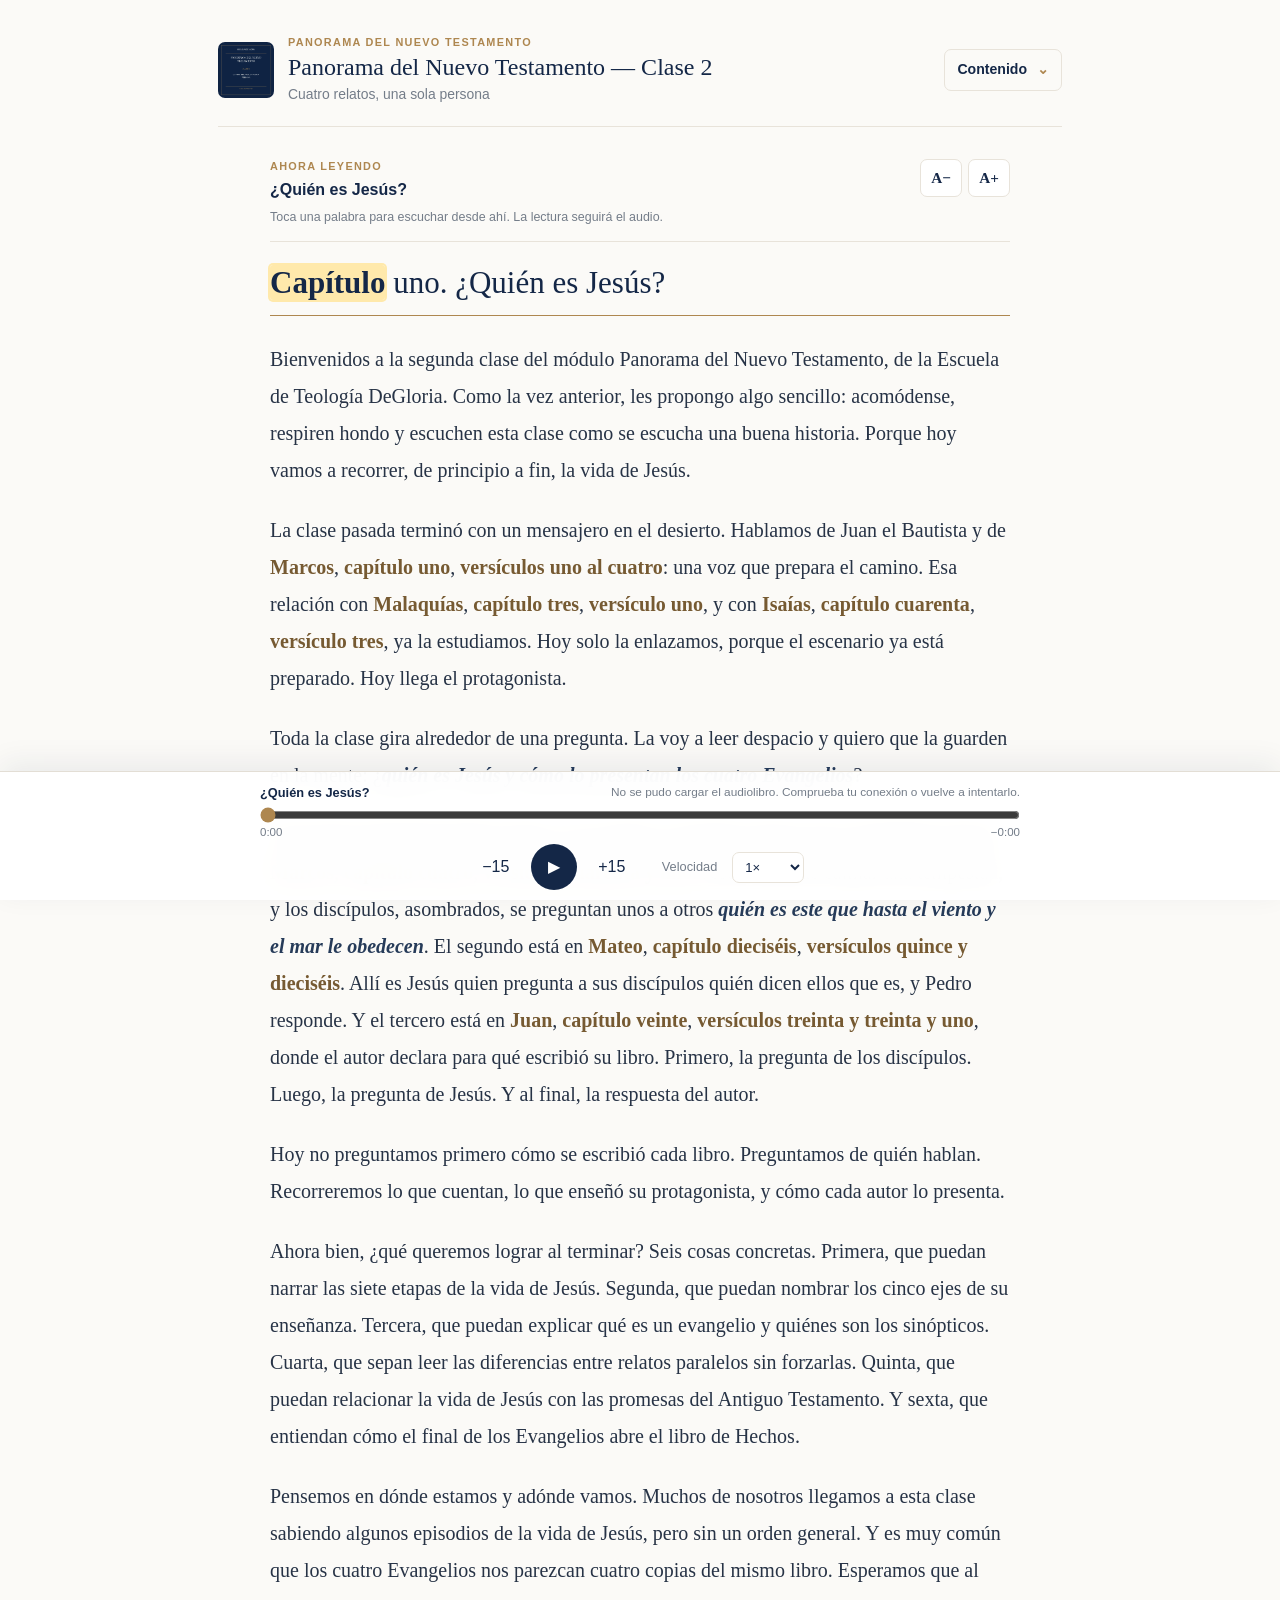
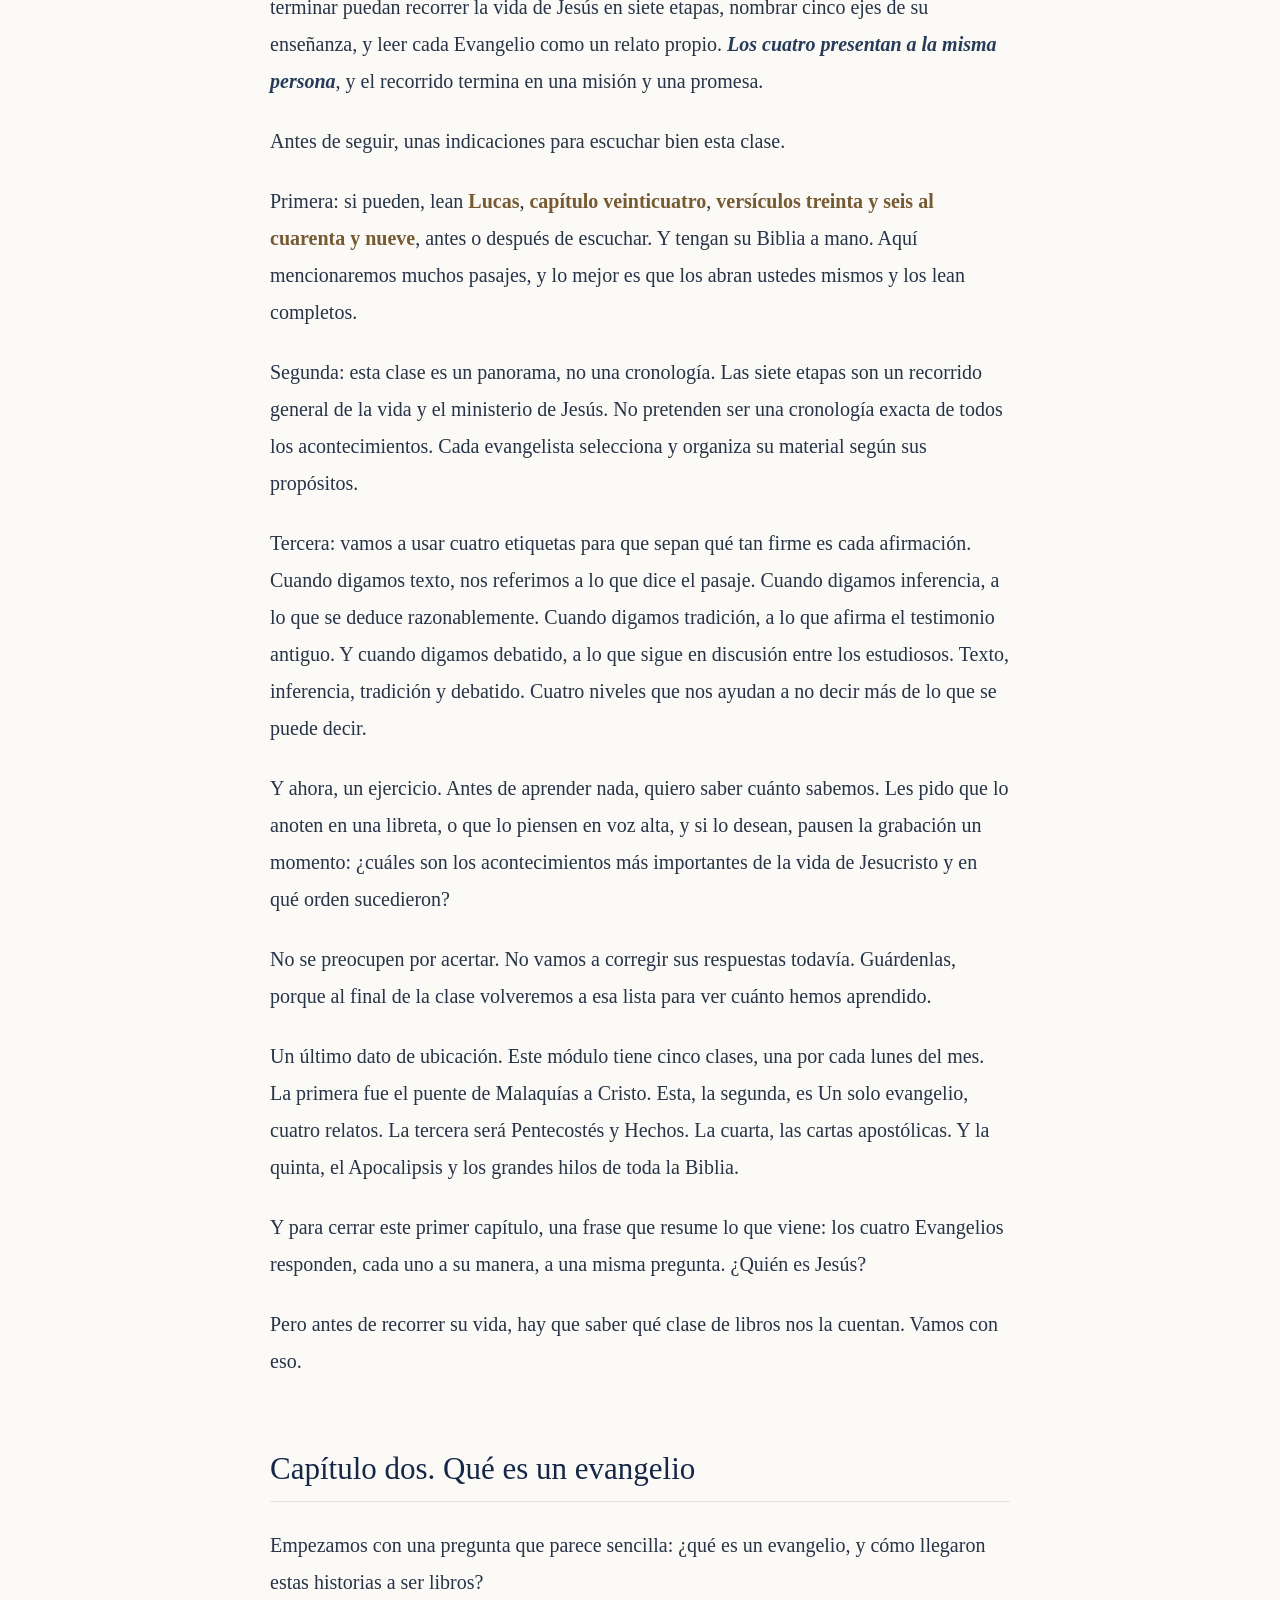
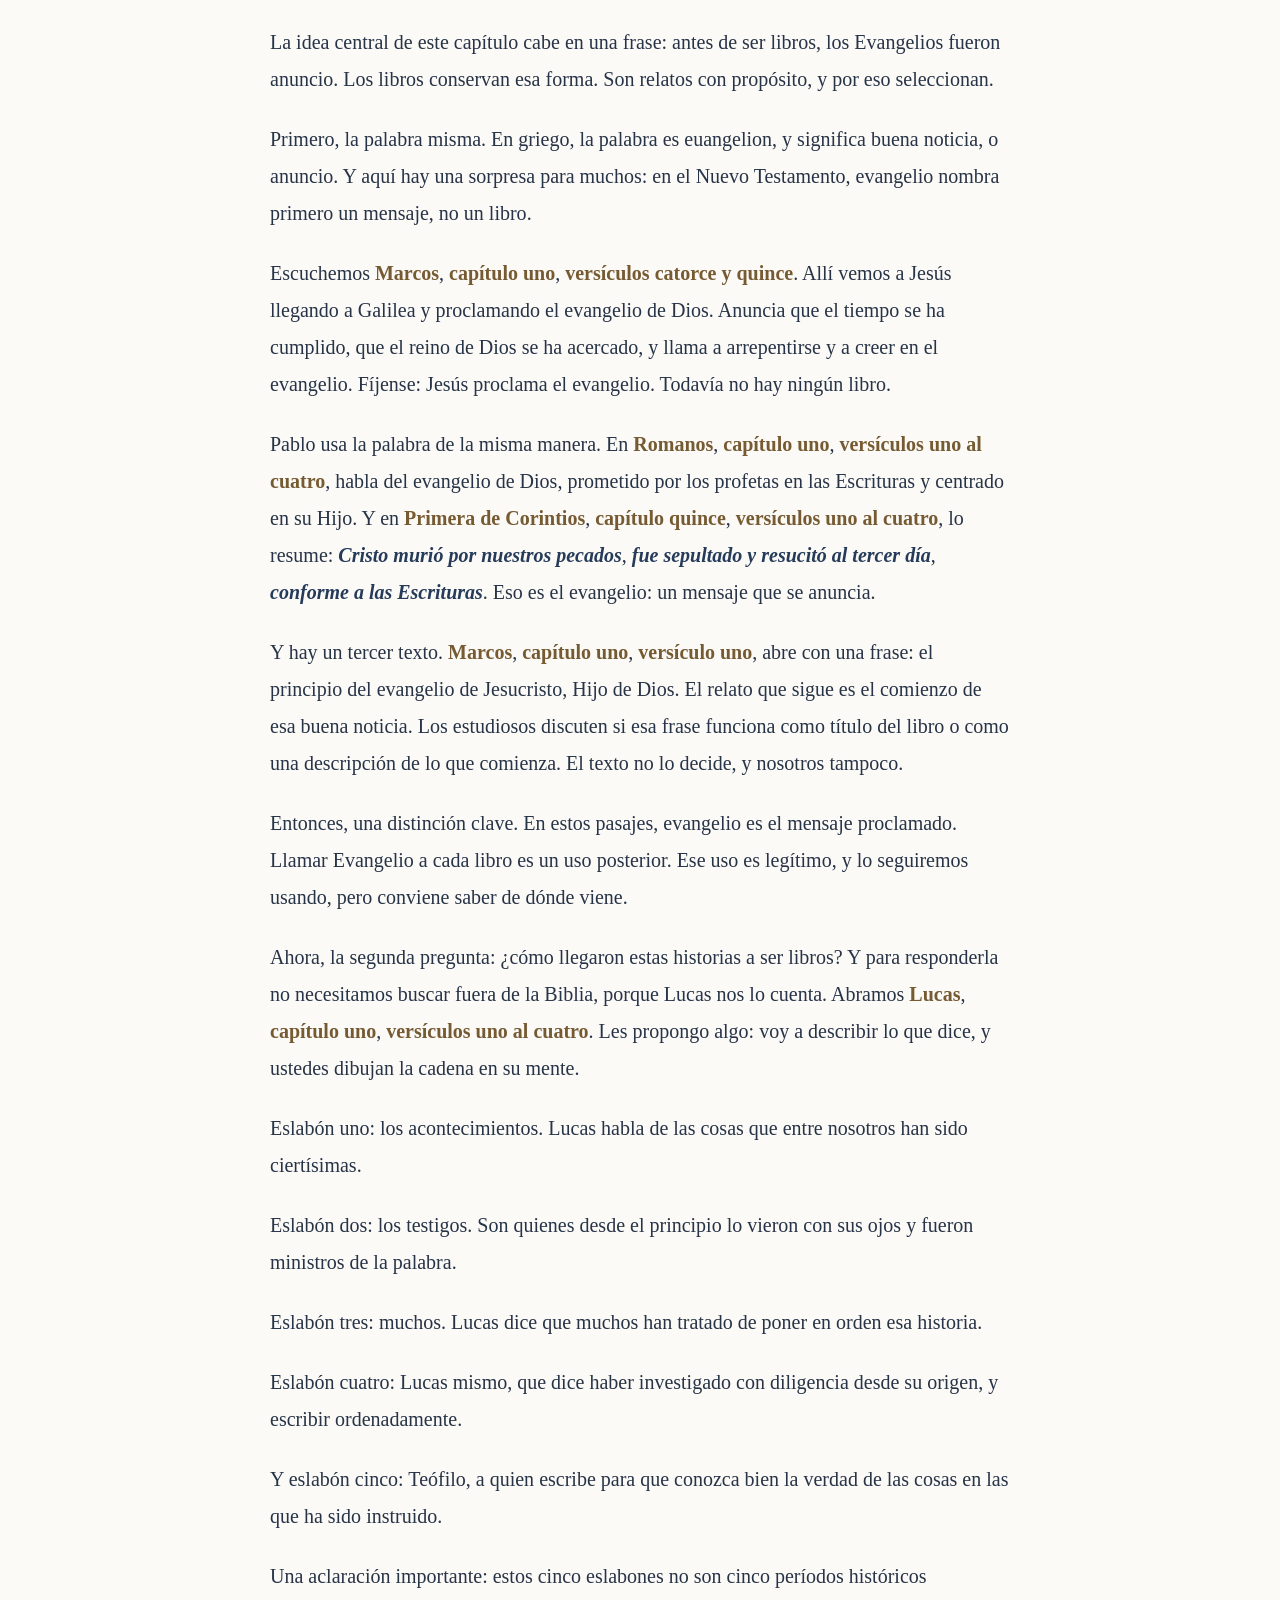
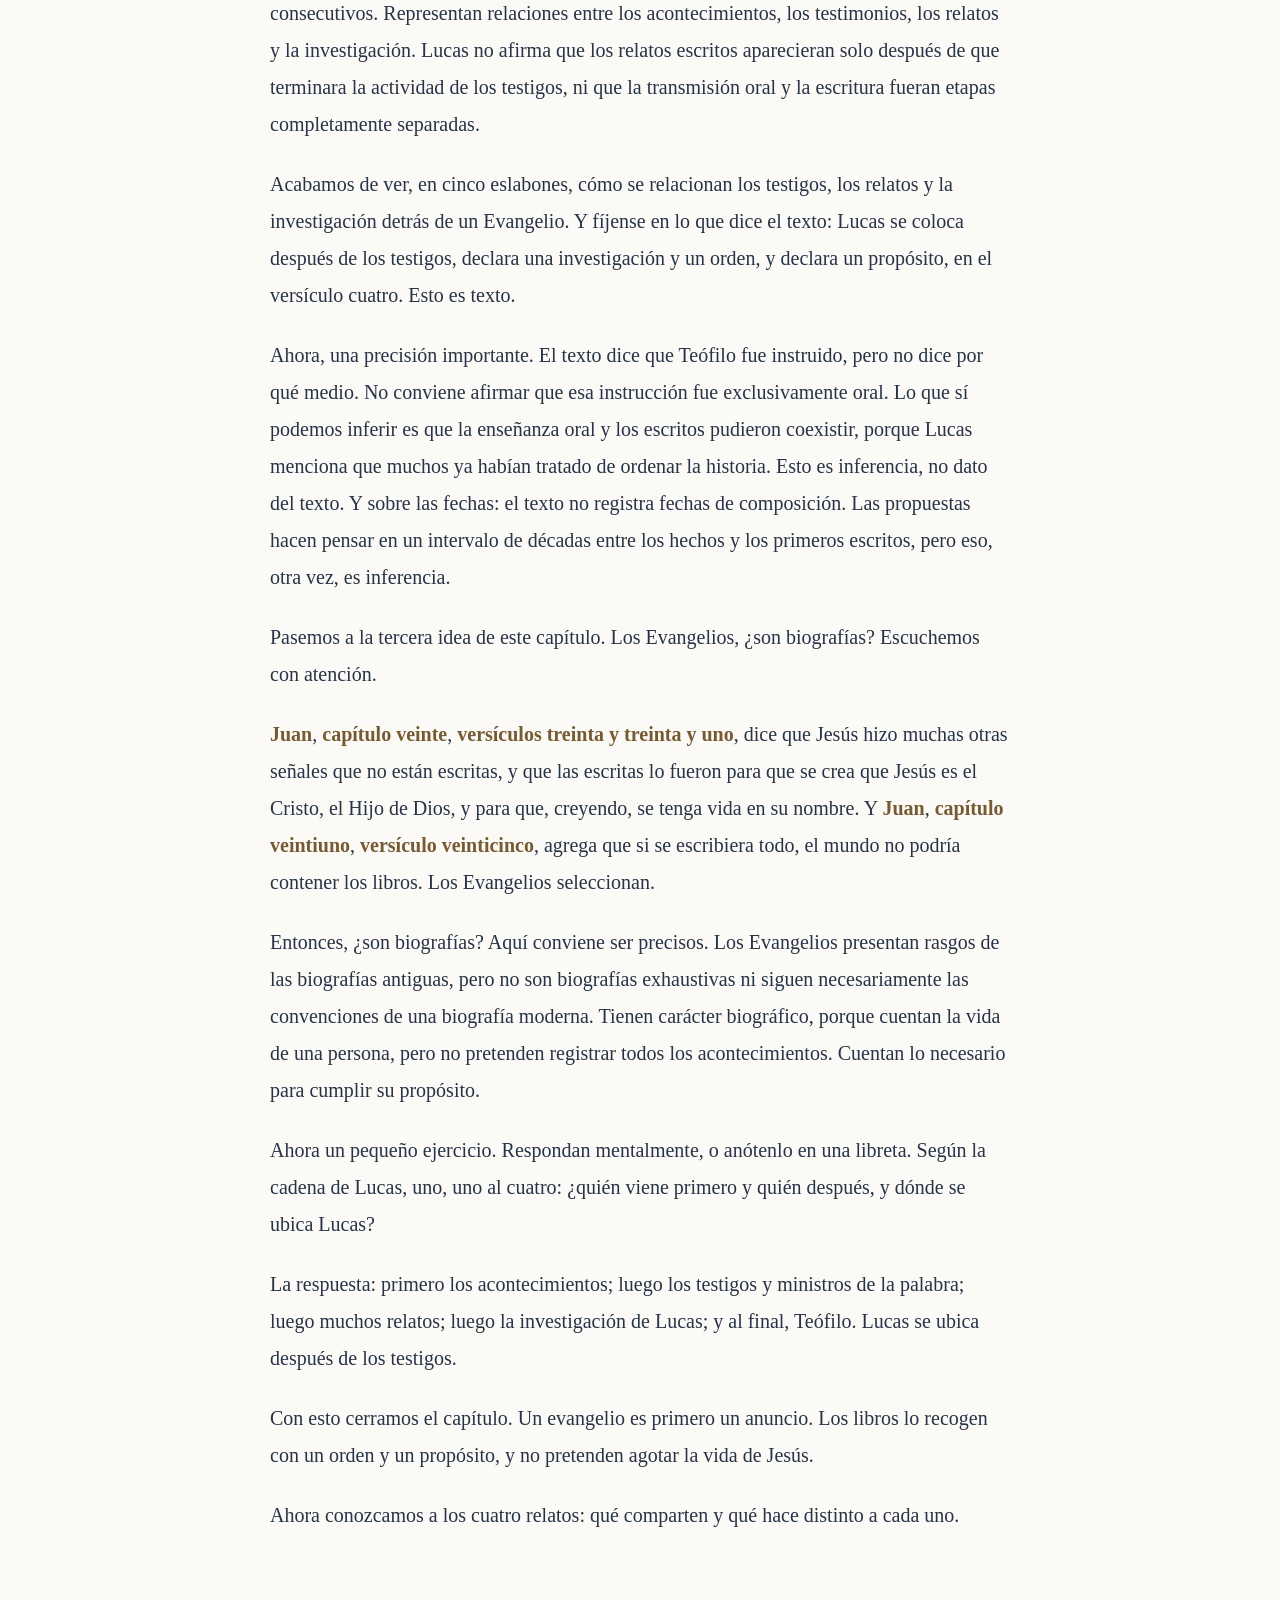
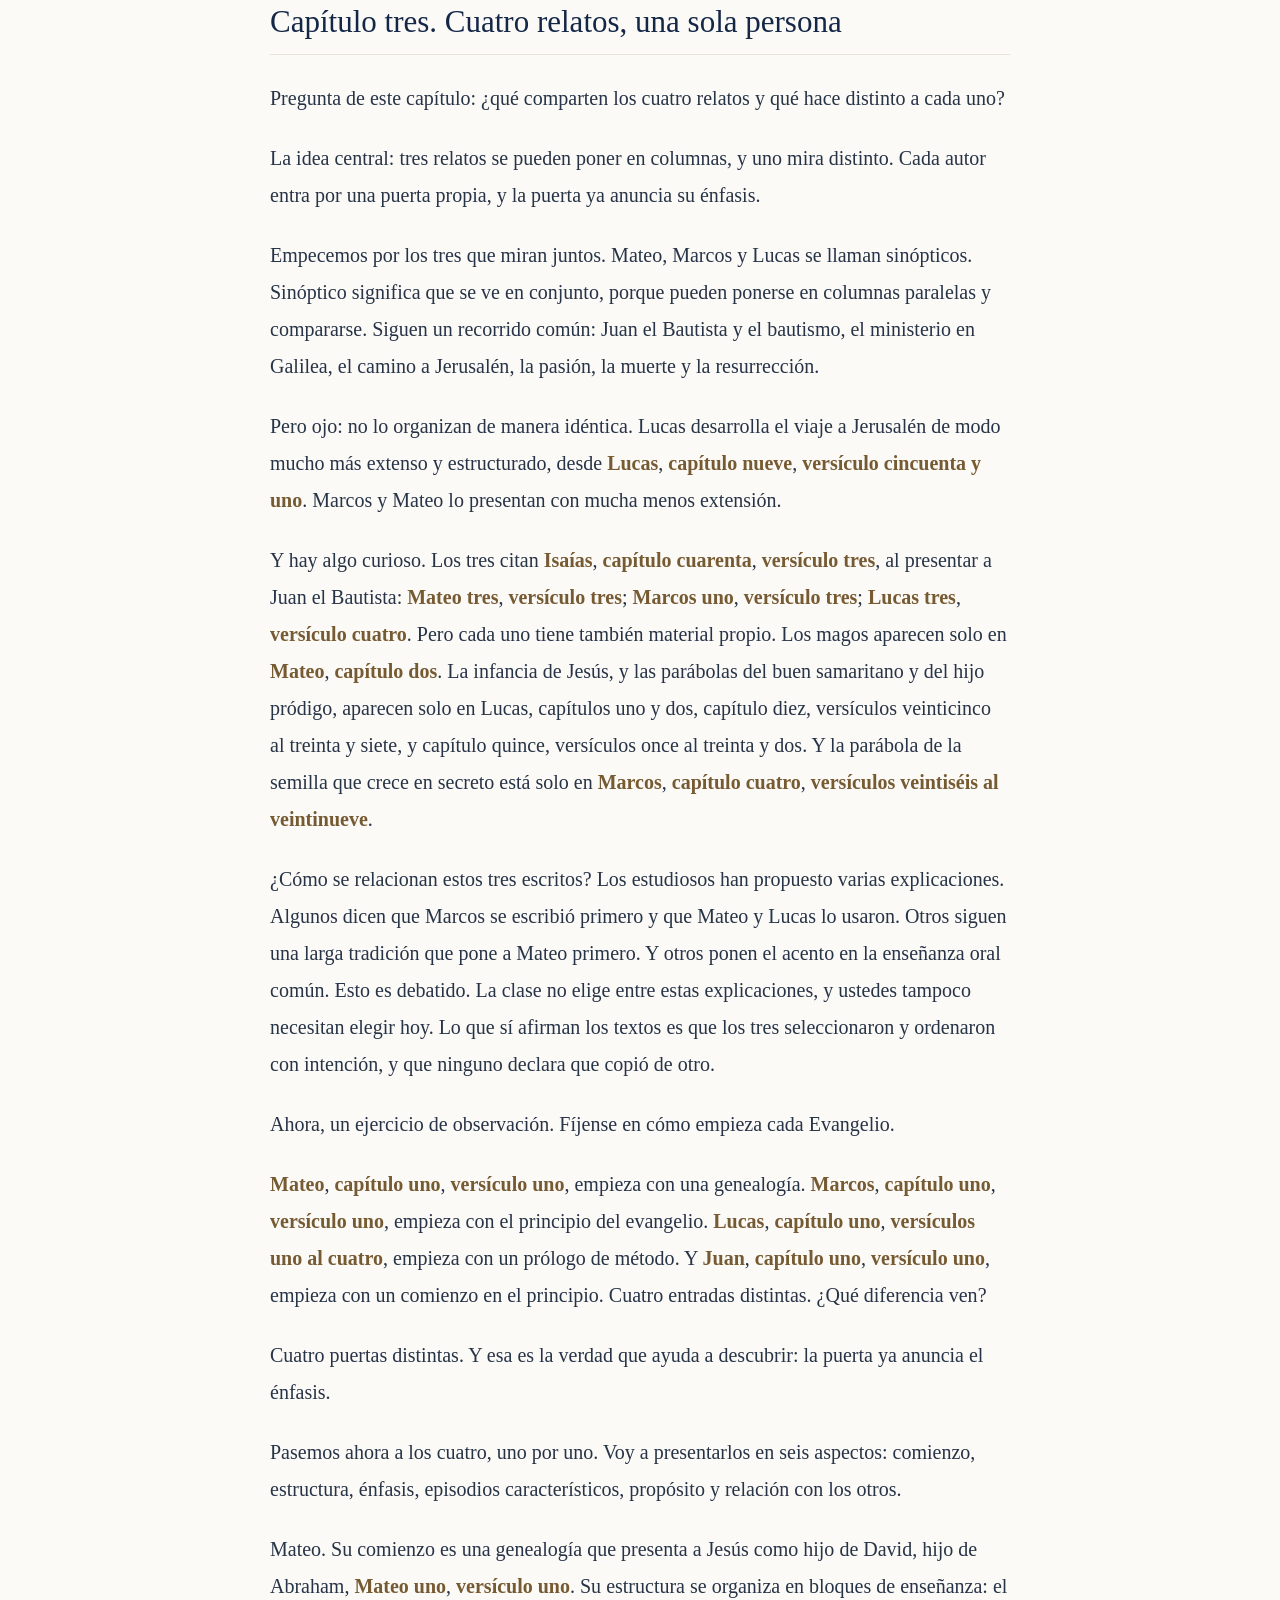
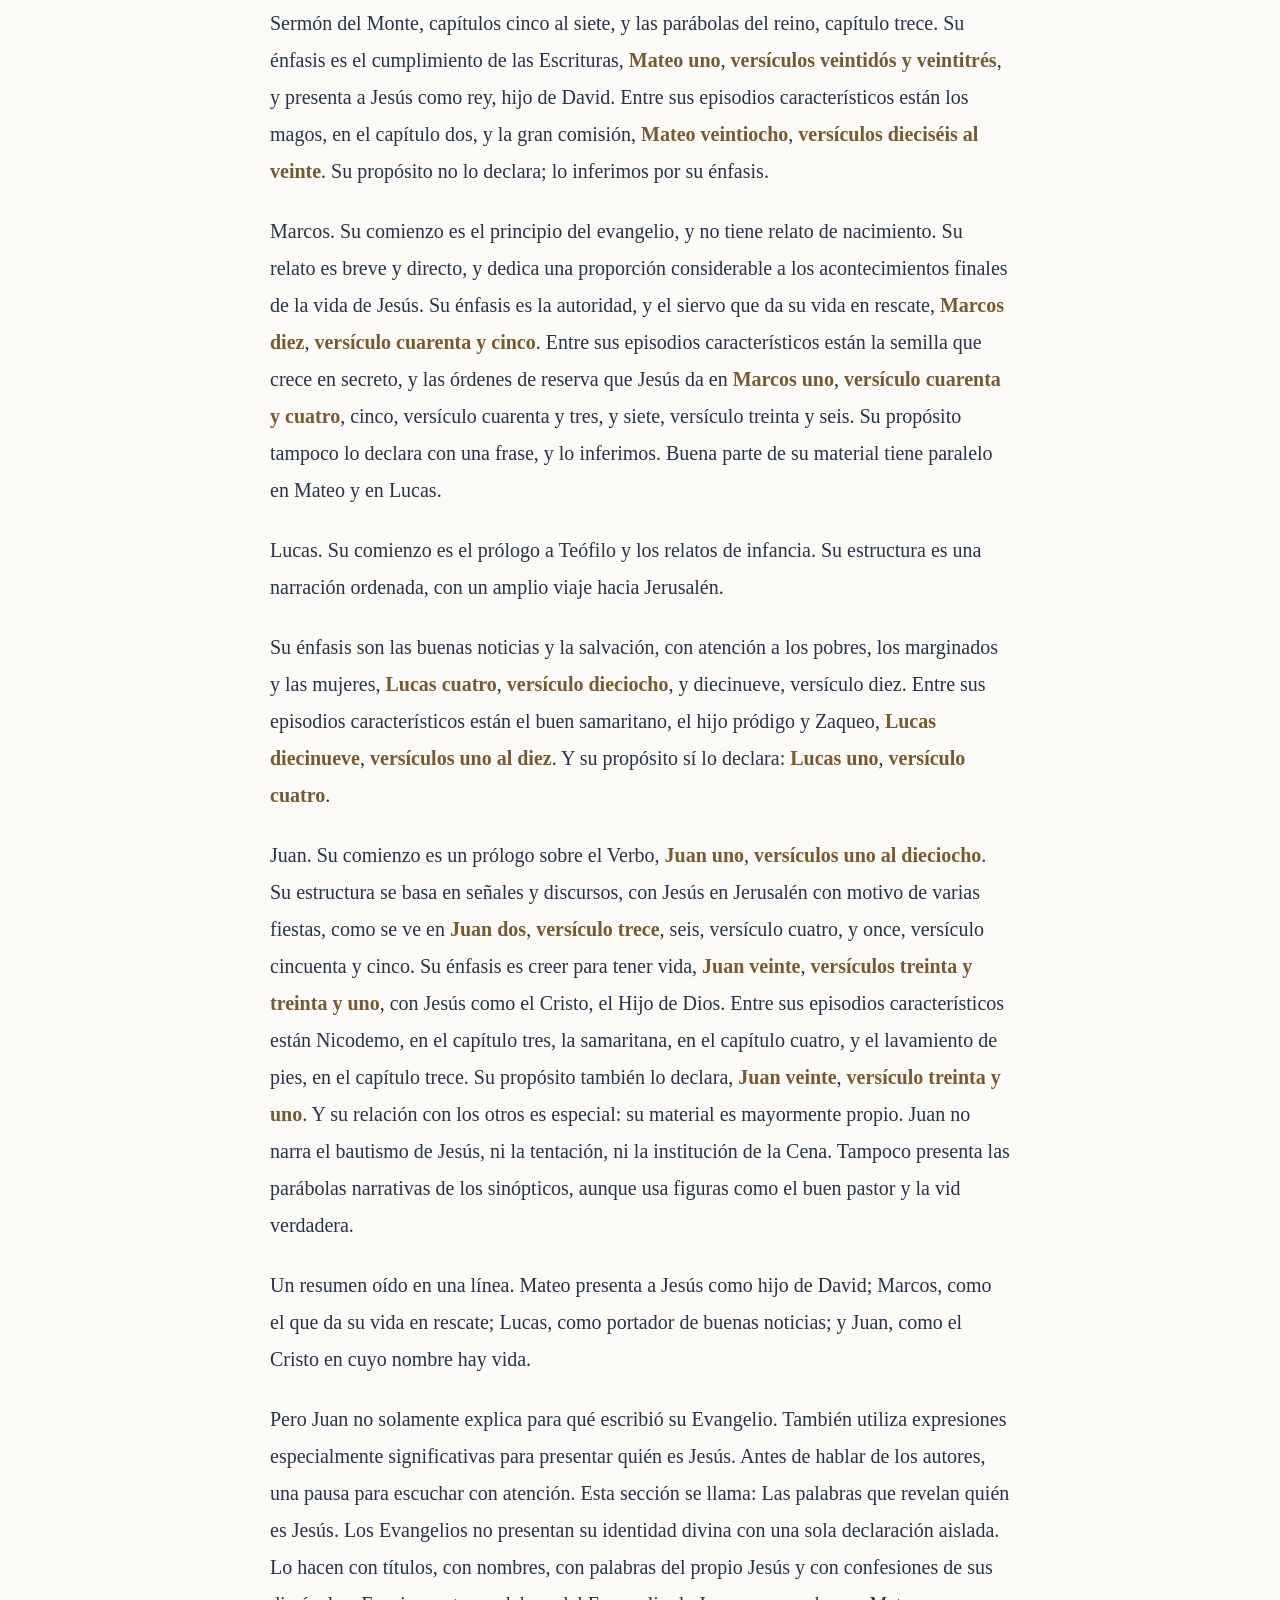
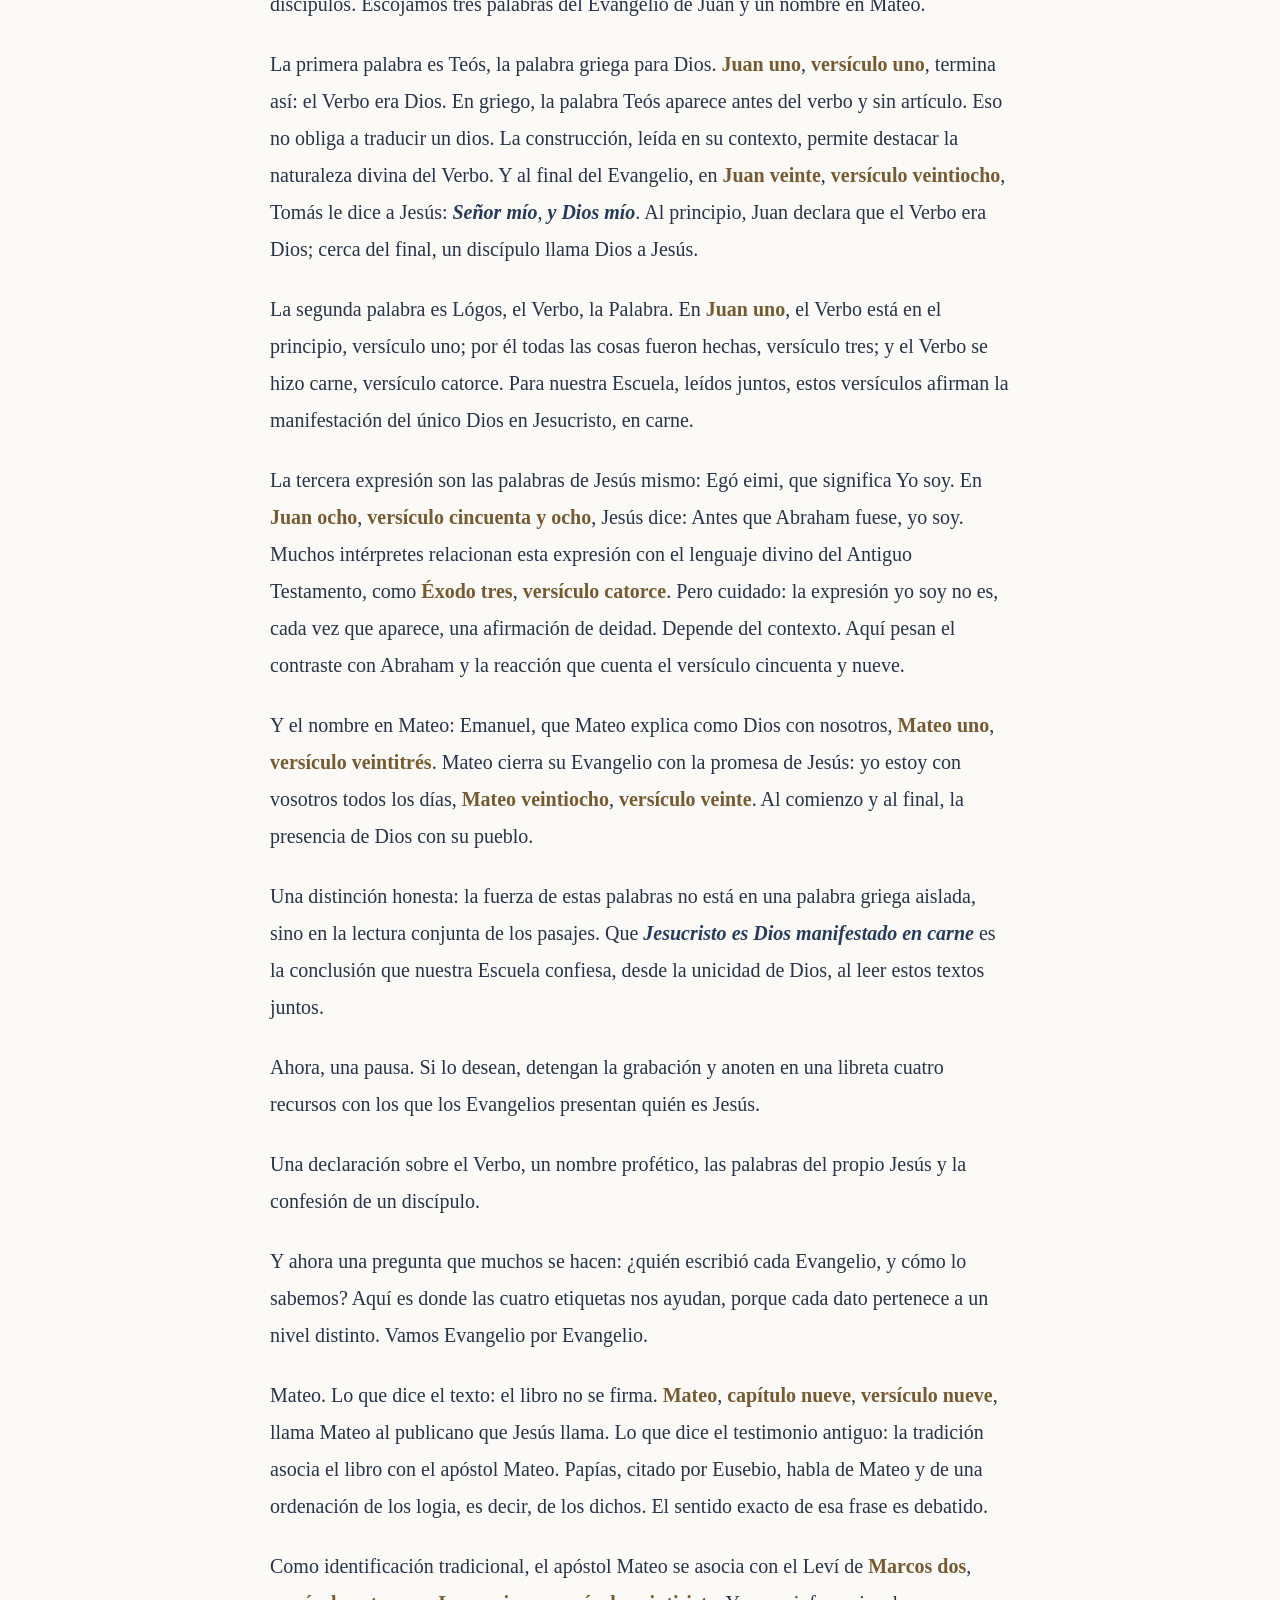
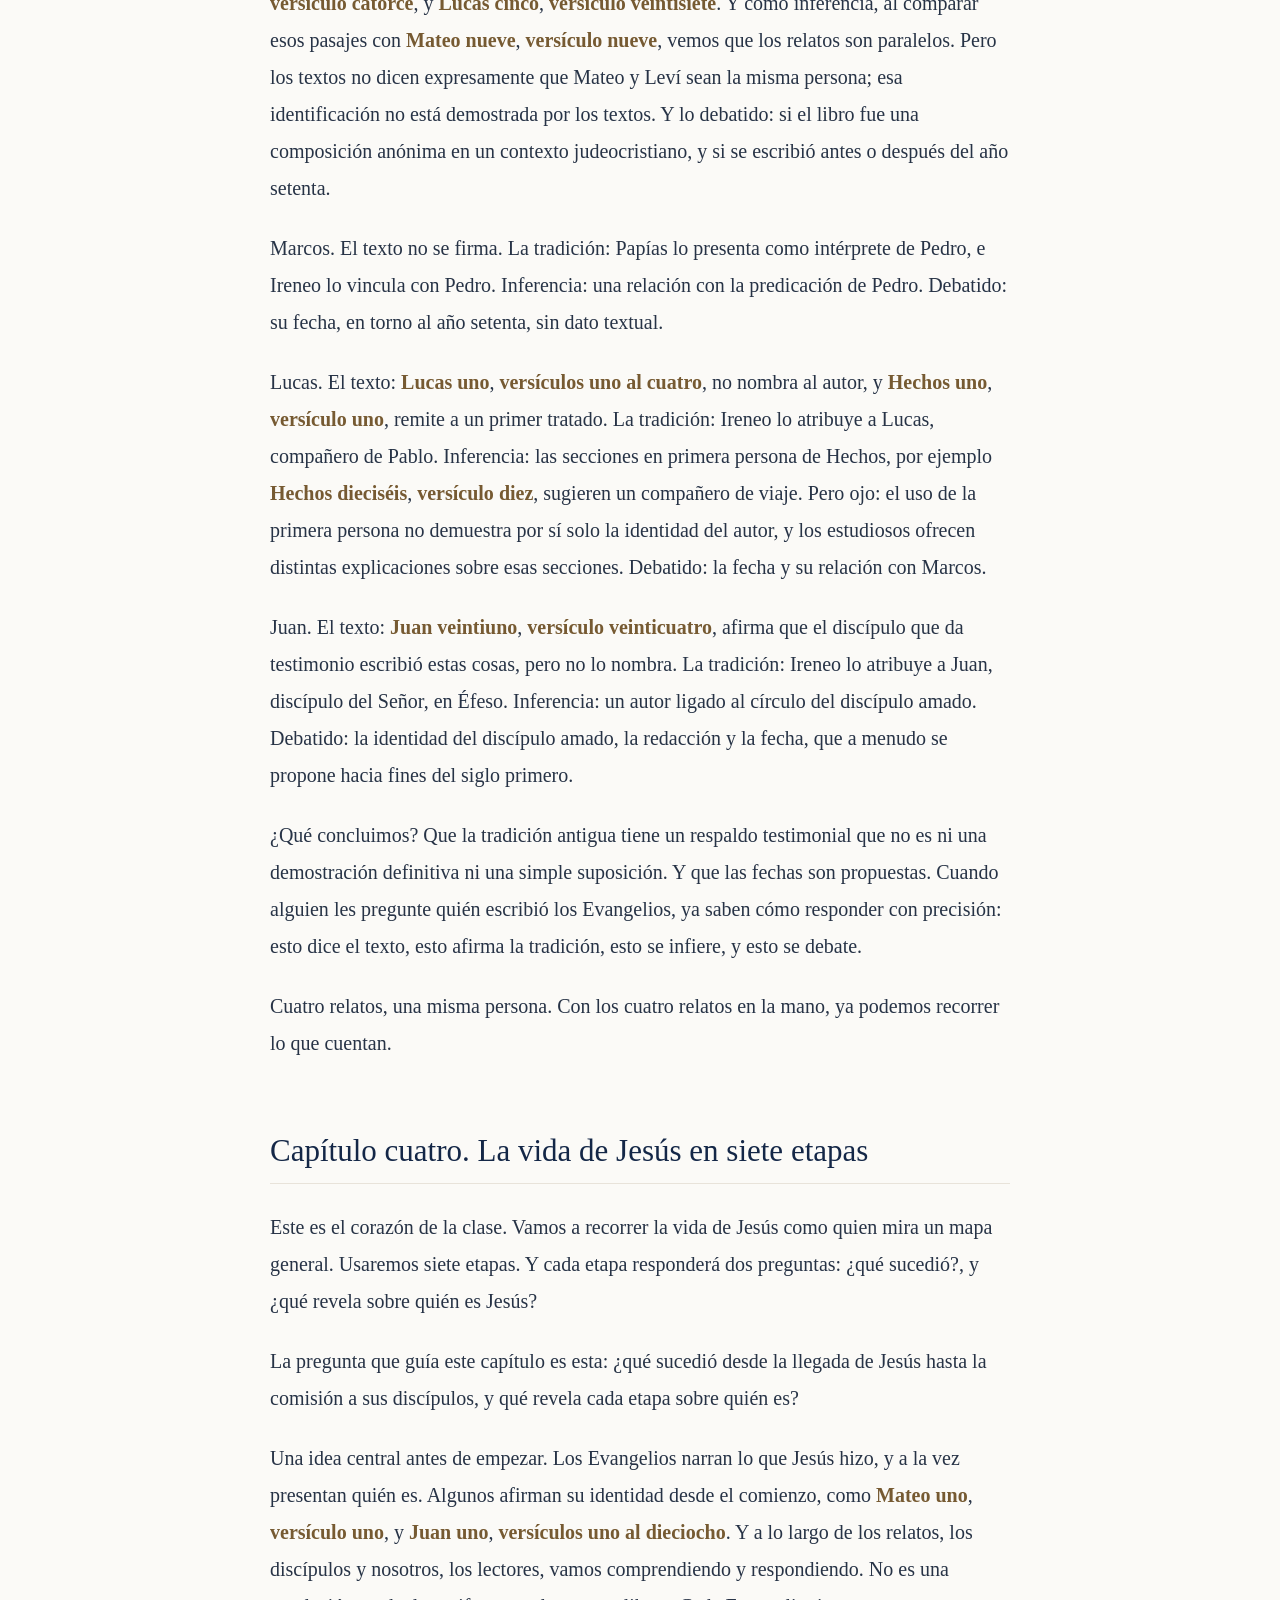
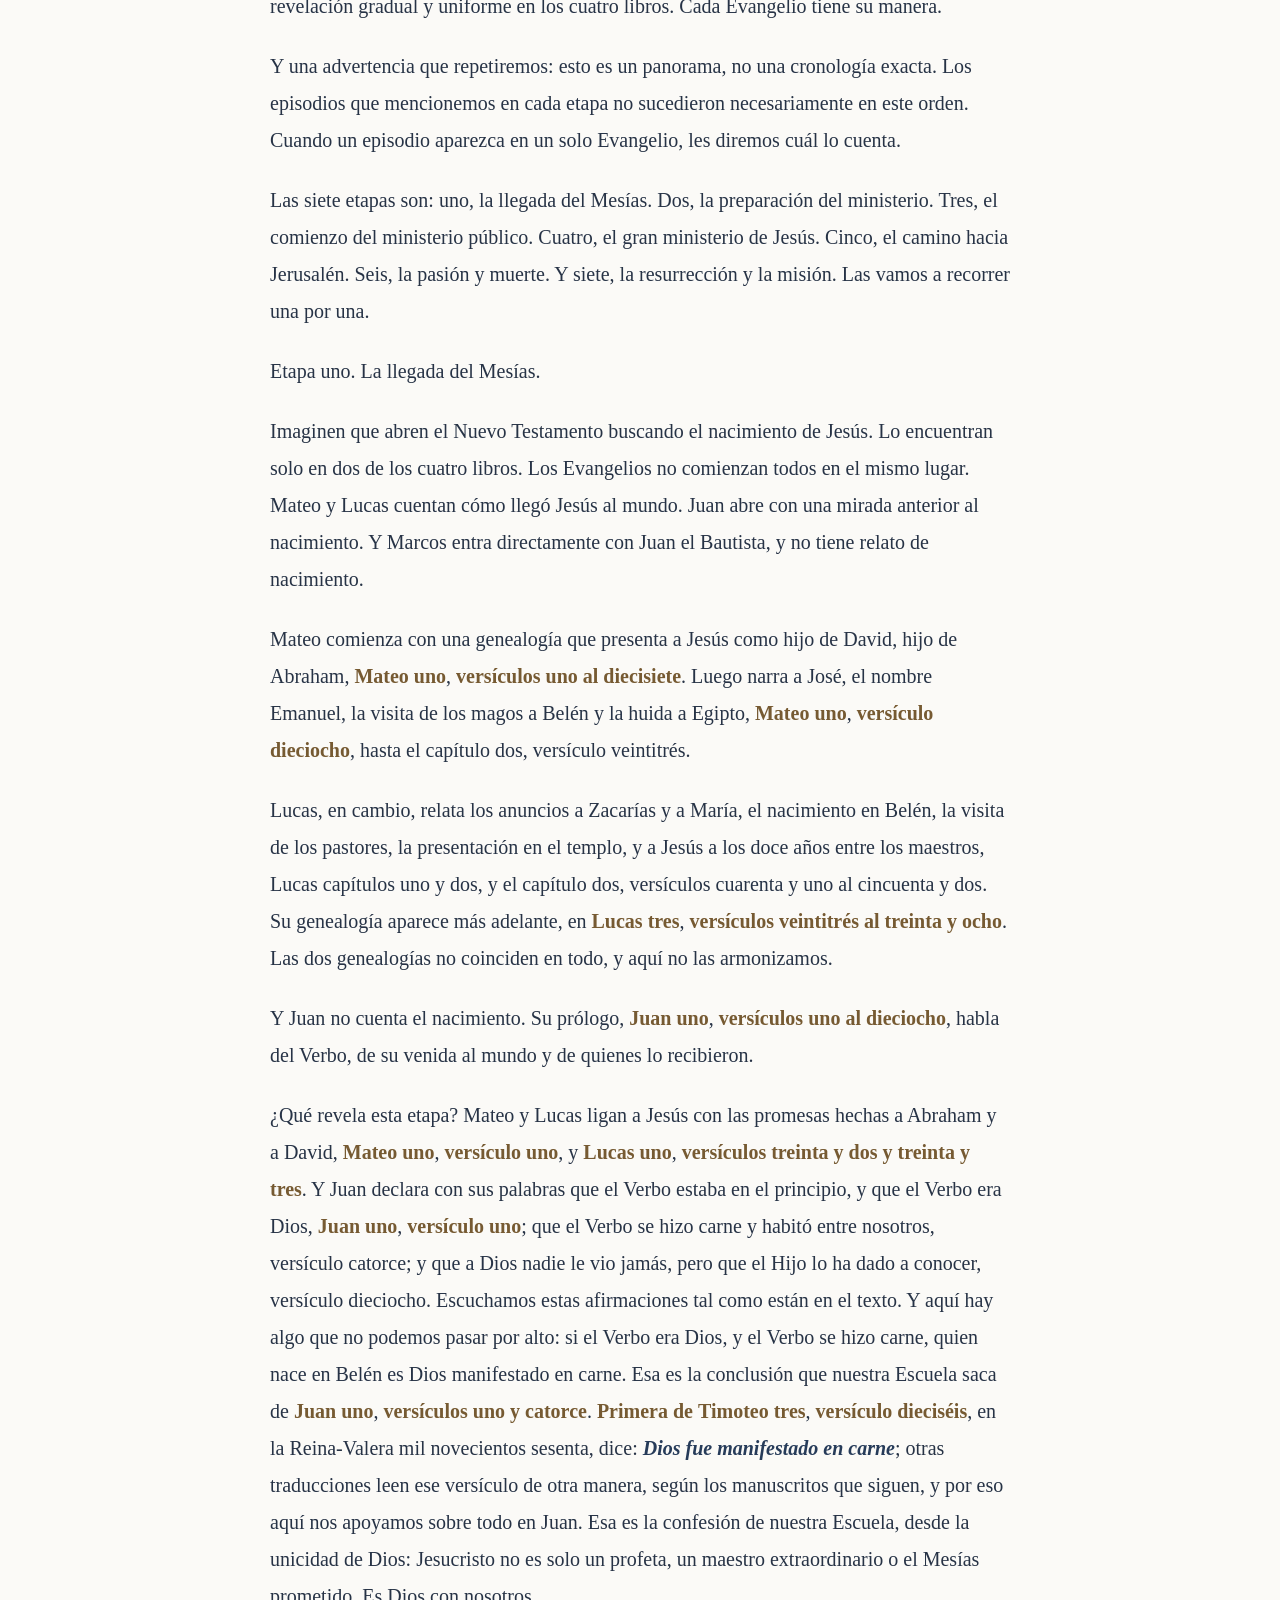
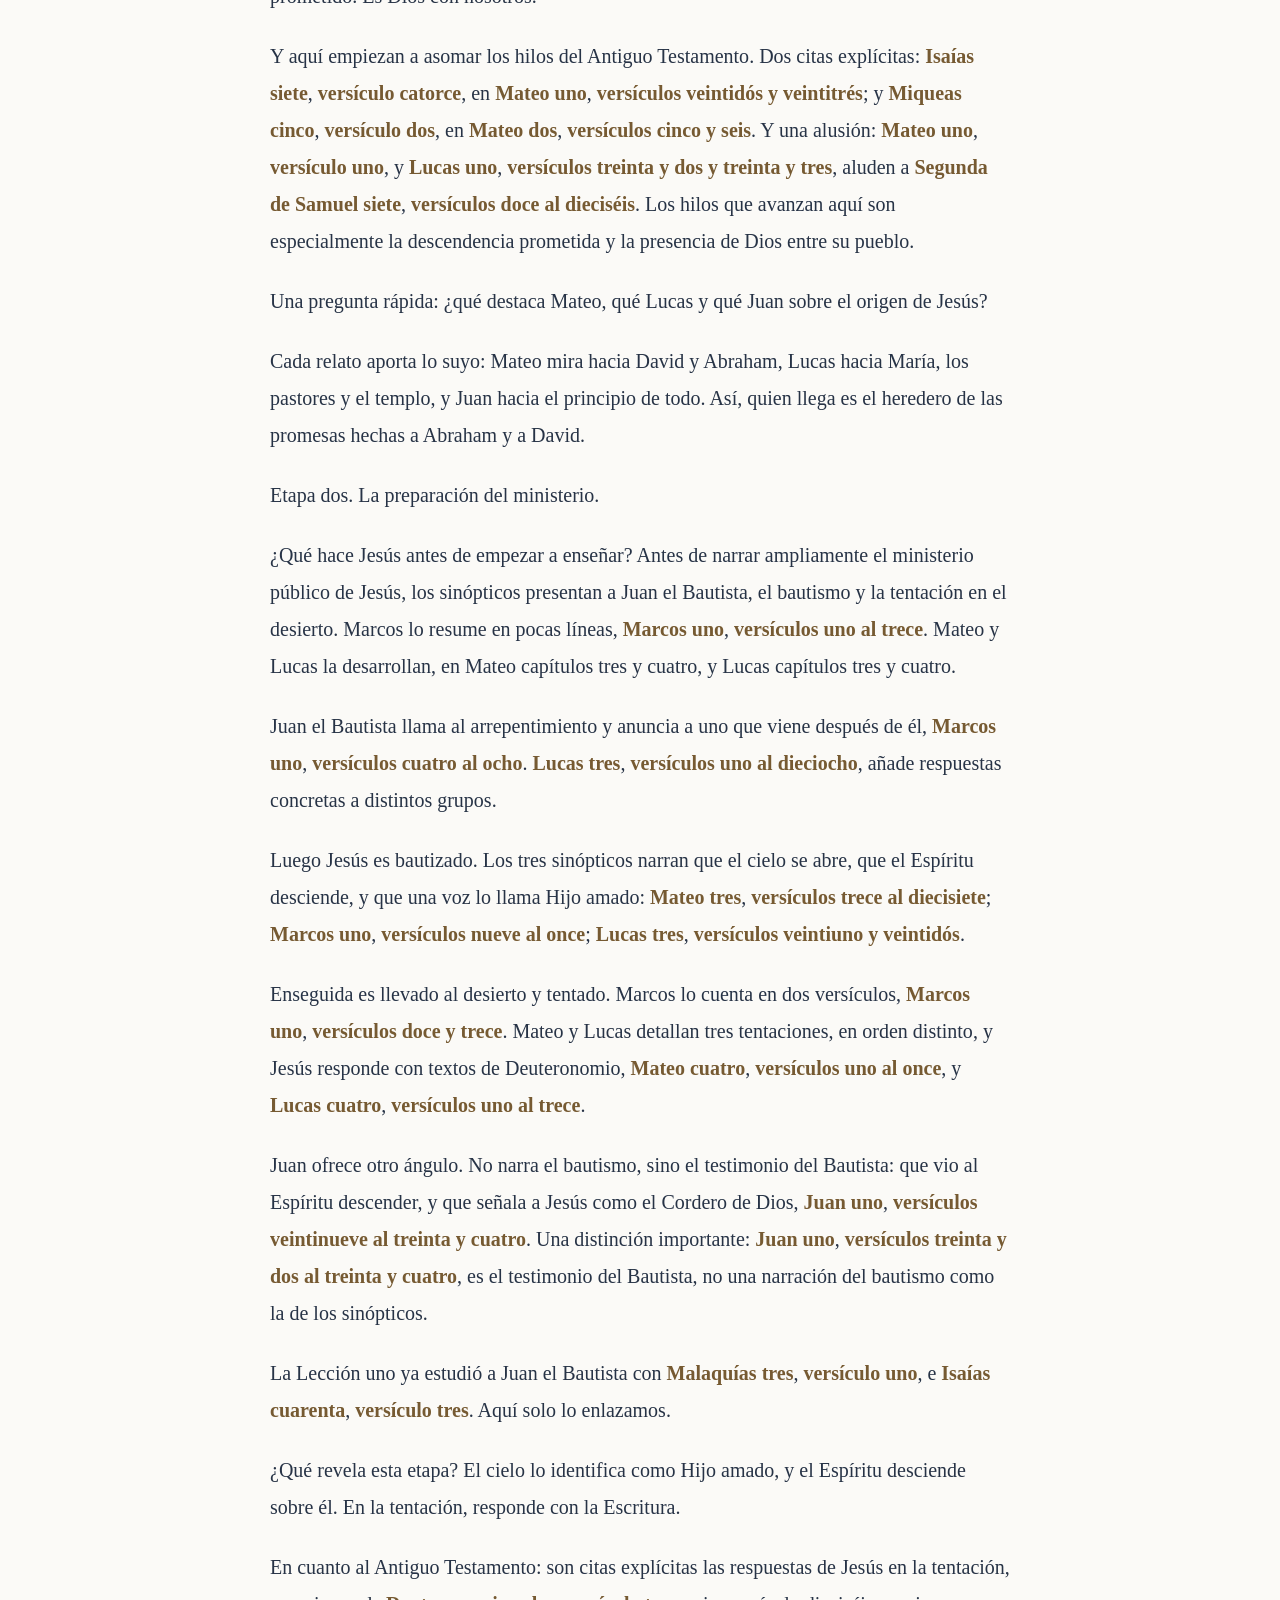
<file: panorama-nuevo-testamento/clase-2/audiolibro/index.html>
<!doctype html>
<html lang="es">
<head>
  <meta charset="utf-8">
  <meta name="viewport" content="width=device-width, initial-scale=1">
  <meta name="theme-color" content="#fbfaf7">
  <meta name="description" content="Lee y escucha el audiolibro Panorama del Nuevo Testamento, clase 2.">
  <title>Panorama del Nuevo Testamento — Clase 2 | Escuela de Gloria</title>
  <link rel="canonical" href="https://jasibintel.github.io/degloria-webs/panorama-nuevo-testamento/clase-2/audiolibro/">
  <meta property="og:type" content="website">
  <meta property="og:title" content="Panorama del Nuevo Testamento — Clase 2">
  <meta property="og:description" content="Audiolibro con lectura sincronizada: Panorama del Nuevo Testamento, clase 2.">
  <meta property="og:url" content="https://jasibintel.github.io/degloria-webs/panorama-nuevo-testamento/clase-2/audiolibro/">
  <meta property="og:image" content="https://jasibintel.github.io/degloria-webs/panorama-nuevo-testamento/clase-2/audiolibro/og-audiolibro.jpg">
  <meta property="og:image:secure_url" content="https://jasibintel.github.io/degloria-webs/panorama-nuevo-testamento/clase-2/audiolibro/og-audiolibro.jpg">
  <meta property="og:image:type" content="image/jpeg">
  <meta property="og:image:width" content="1400">
  <meta property="og:image:height" content="1400">
  <meta name="twitter:card" content="summary_large_image">
  <meta name="twitter:title" content="Panorama del Nuevo Testamento — Clase 2">
  <meta name="twitter:description" content="Audiolibro con lectura sincronizada: Panorama del Nuevo Testamento, clase 2.">
  <meta name="twitter:image" content="https://jasibintel.github.io/degloria-webs/panorama-nuevo-testamento/clase-2/audiolibro/og-audiolibro.jpg">
  <link rel="icon" href="./favicon.svg" type="image/svg+xml">
  <link rel="stylesheet" href="./player.css?v=5">
  <script src="./config.js"></script>
  <script src="./player.js?v=6" defer></script>
</head>
<body>
  <main class="page-shell">
    <header class="book-header">
      <img id="cover" class="cover" alt="" width="56" height="56">
      <div class="book-copy">
        <p class="eyebrow" id="collection">ESCUELA DE GLORIA</p>
        <h1 id="book-title">Cargando audiolibro…</h1>
        <p id="subtitle" class="subtitle"></p>
      </div>
      <details class="contents">
        <summary>Contenido</summary>
        <ol id="chapters" class="chapter-list"></ol>
      </details>
    </header>

    <section class="reader-section" aria-label="Lectura continua">
      <div class="reader-toolbar">
        <div class="chapter-label"><span class="eyebrow">AHORA LEYENDO</span><p id="current-title">Preparando audiolibro…</p></div>
        <div class="font-controls" aria-label="Tamaño de letra">
          <button id="font-decrease" type="button" aria-label="Reducir tamaño de letra" title="Reducir letra">A−</button>
          <button id="font-increase" type="button" aria-label="Aumentar tamaño de letra" title="Aumentar letra">A+</button>
        </div>
      </div>
      <p id="reader-status" class="reader-status" role="status" aria-live="polite">Toca una palabra para empezar a escuchar desde ahí.</p>
      <div id="reader-content" class="reader-content" aria-label="Texto completo del audiolibro"></div>
    </section>
  </main>

  <section class="player-dock" aria-label="Controles del audiolibro">
    <div class="player-inner">
      <div class="player-title"><span id="dock-title">Audiolibro completo</span><span id="status" role="status" aria-live="polite">Preparando audio…</span></div>
      <audio id="audio" preload="metadata"></audio>
      <label class="sr-only" for="seek">Posición de reproducción</label>
      <input id="seek" class="seek" type="range" min="0" max="1000" value="0" aria-label="Posición de reproducción">
      <div class="time-row"><span id="elapsed">0:00</span><span id="remaining">−0:00</span></div>
      <div class="controls">
        <button id="back" class="icon-button" type="button" aria-label="Retroceder 15 segundos" title="Retroceder 15 segundos">−15</button>
        <button id="play" class="play-button" type="button" aria-label="Reproducir" title="Reproducir">▶</button>
        <button id="forward" class="icon-button" type="button" aria-label="Adelantar 15 segundos" title="Adelantar 15 segundos">+15</button>
        <label class="speed-label" for="speed">Velocidad</label>
        <select id="speed" aria-label="Velocidad de reproducción">
          <option value="0.75">0,75×</option><option value="1" selected>1×</option><option value="1.25">1,25×</option><option value="1.5">1,5×</option><option value="1.75">1,75×</option><option value="2">2×</option>
        </select>
      </div>
    </div>
  </section>
</body>
</html>
</file>
<file: assets/css/styles.css>
:root {
  color-scheme: light;
  --navy: #0F2342;
  --navy-soft: #18365f;
  --gold: #B08D57;
  --ivory: #FAF8F3;
  --white: #fff;
  --ink: #1d2b3c;
  --muted: #697484;
  --line: #e9e4da;
  font-family: Inter, ui-sans-serif, system-ui, -apple-system, BlinkMacSystemFont, "Segoe UI", sans-serif;
  font-synthesis: none;
  text-rendering: optimizeLegibility;
}

* { box-sizing: border-box; }
html { scroll-behavior: smooth; }
body { margin: 0; color: var(--ink); background: var(--ivory); }
a { color: inherit; }
.skip-link { position: absolute; z-index: 5; top: .75rem; left: .75rem; padding: .75rem 1rem; transform: translateY(-160%); background: var(--white); color: var(--navy); }
.skip-link:focus { transform: translateY(0); }
.site-header, .site-footer { display: flex; align-items: center; justify-content: space-between; gap: 1.5rem; padding: 1.35rem clamp(1.25rem, 6vw, 6rem); }
.site-header { border-bottom: 1px solid rgba(15, 35, 66, .09); }
.brand { display: inline-flex; align-items: center; gap: .8rem; color: var(--navy); text-decoration: none; }
.brand-mark { display: grid; width: 2.75rem; aspect-ratio: 1; place-items: center; border: 1px solid var(--gold); border-radius: 50%; color: var(--gold); font-family: Georgia, serif; font-size: .88rem; letter-spacing: .04em; }
.brand strong, .brand small { display: block; }
.brand strong { font-family: Georgia, "Times New Roman", serif; font-size: 1rem; letter-spacing: .01em; }
.brand small { margin-top: .18rem; color: var(--muted); font-size: .75rem; }
.header-link { color: var(--navy); font-size: .88rem; font-weight: 650; text-decoration: none; }
.header-link span { margin-left: .35rem; color: var(--gold); }
.hero { position: relative; overflow: hidden; padding: clamp(4.5rem, 10vw, 8.5rem) clamp(1.25rem, 10vw, 10rem); color: var(--white); background: var(--navy); }
.hero::after { position: absolute; right: -8rem; bottom: -19rem; width: 40rem; height: 40rem; border: 1px solid rgba(176, 141, 87, .32); border-radius: 50%; content: ""; box-shadow: 0 0 0 3rem rgba(176,141,87,.035), 0 0 0 6rem rgba(176,141,87,.025); }
.hero h1 { position: relative; z-index: 1; max-width: 13ch; margin: .9rem 0 1rem; font-family: Georgia, "Times New Roman", serif; font-size: clamp(2.8rem, 7vw, 5.8rem); font-weight: 400; line-height: 1.02; letter-spacing: -.035em; }
.eyebrow { margin: 0; color: #d3b47f; font-size: .72rem; font-weight: 750; letter-spacing: .19em; text-transform: uppercase; }
.hero-copy { position: relative; z-index: 1; max-width: 36rem; margin: 0 0 2rem; color: rgba(255,255,255,.76); font-size: clamp(1rem, 1.5vw, 1.13rem); line-height: 1.75; }
.button { position: relative; z-index: 1; display: inline-flex; align-items: center; gap: 1.5rem; padding: .9rem 1.15rem; border-radius: 2px; font-size: .9rem; font-weight: 700; text-decoration: none; }
.button-gold { color: var(--navy); background: var(--gold); }
.button-gold:hover { background: #c3a474; }
.hero-ornament { display: flex; gap: .45rem; margin-top: 4rem; }
.hero-ornament span { display: block; width: .4rem; height: .4rem; border: 1px solid var(--gold); border-radius: 50%; }
.library-section { max-width: 90rem; margin: auto; padding: clamp(3.75rem, 7vw, 6rem) clamp(1.25rem, 6vw, 6rem); }
.section-heading { display: flex; align-items: end; justify-content: space-between; gap: 1.5rem; margin-bottom: 2rem; }
.eyebrow-dark { color: var(--gold); }
h2, h3 { color: var(--navy); font-family: Georgia, "Times New Roman", serif; font-weight: 400; }
h2 { margin: .55rem 0 0; font-size: clamp(2rem, 4vw, 3rem); letter-spacing: -.025em; }
.section-note { max-width: 18rem; margin: 0 0 .3rem; color: var(--muted); font-size: .92rem; line-height: 1.6; }
.category-grid { display: grid; grid-template-columns: repeat(2, minmax(0, 1fr)); gap: 1rem; }
.category-card { min-width: 0; padding: clamp(1.25rem, 3vw, 2rem); border: 1px solid var(--line); background: rgba(255,255,255,.58); }
.category-top { display: flex; justify-content: space-between; align-items: center; gap: 1rem; }
.category-number { color: var(--gold); font-family: Georgia, serif; font-size: 1.1rem; }
.category-count { color: var(--muted); font-size: .75rem; }
.category-card h3 { margin: 1.3rem 0 .55rem; font-size: clamp(1.35rem, 2.3vw, 1.8rem); }
.category-card > p { min-height: 3.2em; margin: 0; color: var(--muted); font-size: .9rem; line-height: 1.65; }
.category-link { display: inline-flex; margin-top: 1.25rem; color: var(--navy); font-size: .86rem; font-weight: 700; text-decoration-color: var(--gold); text-underline-offset: .25rem; }
.publication-list { display: grid; gap: .55rem; margin: 1.25rem 0 0; padding: 0; list-style: none; }
.publication-list a { display: flex; align-items: baseline; justify-content: space-between; gap: 1rem; padding: .75rem 0; border-top: 1px solid var(--line); color: var(--navy); font-size: .88rem; font-weight: 650; text-decoration: none; }
.publication-list a:hover { color: #755829; }
.publication-list a span:last-child { color: var(--gold); }
.empty-note, .loading { color: var(--muted); font-size: .88rem; line-height: 1.6; }
.category-page-hero { padding: clamp(3.5rem, 8vw, 6rem) clamp(1.25rem, 8vw, 8rem); color: var(--white); background: var(--navy); }
.category-page-hero .eyebrow { color: #d3b47f; }
.category-page-hero h1 { max-width: 16ch; margin: .7rem 0; font: 400 clamp(2.4rem, 6vw, 4.7rem)/1.05 Georgia, "Times New Roman", serif; letter-spacing: -.03em; }
.category-page-hero p:last-child { max-width: 38rem; color: rgba(255,255,255,.75); line-height: 1.7; }
.back-link { display: inline-block; margin-bottom: 1.4rem; color: #eadcc5; font-size: .86rem; text-decoration-color: var(--gold); text-underline-offset: .25rem; }
.category-content { max-width: 80rem; min-height: 35vh; margin: auto; padding: clamp(3rem, 6vw, 5rem) clamp(1.25rem, 6vw, 6rem); }
.category-content h2 { font-size: 2rem; }
.category-content .publication-list { max-width: 48rem; }
.site-footer { border-top: 1px solid var(--line); color: var(--muted); font-size: .82rem; }
.brand-footer { color: var(--navy); }
.brand-footer .brand-mark { width: 2.3rem; }
.site-footer > p { margin: 0; }
.error-message { padding: 1rem; border: 1px solid var(--line); background: var(--white); color: var(--muted); }

@media (max-width: 640px) {
  .site-header, .site-footer { align-items: flex-start; padding-right: 1.1rem; padding-left: 1.1rem; }
  .header-link { padding-top: .45rem; font-size: .78rem; }
  .brand-mark { width: 2.4rem; }
  .brand strong { font-size: .9rem; }
  .brand small { font-size: .68rem; }
  .hero { padding-top: 4.5rem; padding-bottom: 4rem; }
  .hero h1 { max-width: 11ch; }
  .hero::after { right: -17rem; }
  .section-heading { align-items: flex-start; flex-direction: column; gap: .75rem; }
  .category-grid { grid-template-columns: 1fr; }
  .category-card > p { min-height: 0; }
  .site-footer { flex-direction: column; gap: 1rem; }
}

@media (prefers-reduced-motion: reduce) {
  html { scroll-behavior: auto; }
  *, *::before, *::after { animation-duration: .01ms !important; animation-iteration-count: 1 !important; transition-duration: .01ms !important; }
}
</file>
<file: panorama-nuevo-testamento/clase-2/audiolibro/player.css>
:root{color-scheme:light;--navy:#142747;--gold:#ae8750;--ivory:#fbfaf7;--ink:#303846;--muted:#747d89;--line:#e8e3da;--font-size:20px}
*{box-sizing:border-box}html{scroll-behavior:smooth;scroll-padding-top:24px}body{margin:0;background:var(--ivory);color:var(--ink);font:16px/1.55 -apple-system,BlinkMacSystemFont,"Segoe UI",sans-serif}.page-shell{max-width:900px;margin:auto;padding:22px 28px 210px}.book-header{display:grid;grid-template-columns:56px minmax(0,1fr) auto;align-items:center;gap:14px;padding:12px 0 20px;border-bottom:1px solid var(--line)}.cover{display:block;width:56px;height:56px;object-fit:cover;border-radius:7px;background:var(--navy)}.eyebrow{margin:0 0 3px;color:var(--gold);font-size:.68rem;font-weight:750;letter-spacing:.12em}.book-copy{min-width:0}.book-copy h1{margin:0;color:var(--navy);font:clamp(1.12rem,2.8vw,1.5rem)/1.15 Georgia,"Times New Roman",serif}.subtitle{margin:3px 0 0;color:var(--muted);font-size:.87rem}.contents{position:relative}.contents summary{list-style:none;cursor:pointer;border:1px solid var(--line);border-radius:7px;padding:9px 12px;color:var(--navy);font-size:.88rem;font-weight:650;white-space:nowrap}.contents summary::-webkit-details-marker{display:none}.contents summary:after{content:"⌄";padding-left:10px;color:var(--gold)}.contents[open] summary:after{content:"⌃"}.chapter-list{position:absolute;z-index:5;right:0;top:calc(100% + 8px);width:min(370px,calc(100vw - 36px));max-height:min(65vh,500px);overflow:auto;list-style:none;margin:0;padding:8px 14px;background:white;border:1px solid var(--line);border-radius:10px;box-shadow:0 12px 32px #14274720}.chapter-item{border-bottom:1px solid var(--line)}.chapter-item:last-child{border:0}.chapter-select{display:flex;align-items:center;gap:12px;width:100%;padding:11px 2px;border:0;background:transparent;text-align:left;color:var(--navy);font:inherit;cursor:pointer}.chapter-select:hover,.chapter-select[aria-current="true"]{color:#8b6939}.chapter-number{color:var(--gold);font:1rem Georgia,serif}.chapter-select-title{flex:1}.chapter-details{color:var(--muted);font-size:.78rem;font-variant-numeric:tabular-nums}.reader-section{max-width:740px;margin:0 auto;padding:26px 0 40px}.reader-toolbar{display:flex;justify-content:space-between;align-items:center;gap:14px;margin-bottom:5px}.chapter-label .eyebrow{margin-bottom:3px}.chapter-label p{margin:0;color:var(--navy);font-weight:650}.font-controls{display:flex;gap:6px}.font-controls button{min-width:42px;height:38px;border:1px solid var(--line);border-radius:7px;background:#fff;color:var(--navy);font:600 .95rem Georgia,serif;cursor:pointer}.font-controls button:hover{border-color:var(--gold);background:#fffdf8}.font-controls button:focus-visible,.contents summary:focus-visible,button:focus-visible,select:focus-visible{outline:3px solid #d8b778;outline-offset:2px}.reader-status{margin:0 0 22px;padding:0 0 14px;border-bottom:1px solid var(--line);color:var(--muted);font-size:.78rem}.reader-content{color:#273346;font:var(--font-size)/1.85 Georgia,"Times New Roman",serif;hyphens:none;overflow-wrap:normal}.reader-paragraph{margin:0 0 1.15em;padding:0;border:0;border-radius:4px;transition:background-color .2s}.reader-paragraph.is-active{background:linear-gradient(90deg,#f7f2e8,transparent 96%)}.reader-chapter-heading{margin:2.25em 0 .8em;padding:0 0 .4em;border-bottom:1px solid var(--line);color:var(--navy);font:1.55em/1.25 Georgia,"Times New Roman",serif;scroll-margin-top:25vh}.reader-chapter-heading:first-child{margin-top:0}.reader-chapter-heading.is-active{border-color:var(--gold)}.reader-subhead-word{color:var(--navy);font-family:-apple-system,BlinkMacSystemFont,"Segoe UI",sans-serif;font-size:.88em;font-weight:730}.reader-word{border-radius:3px;cursor:pointer;transition:background-color .12s,color .12s}.reader-word:hover{background:#f5efe3}.reader-word.bible-reference{color:#765a32;font-weight:650}.reader-word.reader-emphasis{color:#263b59;font-weight:650;font-style:italic}.reader-word.is-current-word{background:#ffe9ab;color:#142747;font-weight:700;box-shadow:0 0 0 2px #ffe9ab}.reader-paragraph.is-active .reader-word.is-current-word{background:#ffdf82;box-shadow:0 0 0 2px #ffdf82}.player-dock{position:fixed;z-index:10;left:0;right:0;bottom:0;padding:11px 20px calc(10px + env(safe-area-inset-bottom));background:#fffffff2;border-top:1px solid #e3ded5;box-shadow:0 -8px 28px #14274712;backdrop-filter:blur(16px)}.player-inner{max-width:760px;margin:auto}.player-title{display:flex;justify-content:space-between;gap:12px;color:var(--navy);font-size:.8rem;font-weight:650}.player-title #status{color:var(--muted);font-size:.74rem;font-weight:400;text-align:right}.seek{display:block;width:100%;height:18px;margin:3px 0 0;accent-color:var(--gold);cursor:pointer}.time-row{display:flex;justify-content:space-between;color:var(--muted);font-size:.72rem;font-variant-numeric:tabular-nums}.controls{display:flex;justify-content:center;align-items:center;gap:15px;margin-top:2px}.controls button{font:inherit;cursor:pointer}.icon-button,.play-button{display:grid;place-items:center;border:0;border-radius:50%;color:var(--navy);background:transparent;min-width:40px;height:40px;font-size:.9rem}.icon-button:hover{background:#f2eee7}.play-button{min-width:46px;width:46px;height:46px;background:var(--navy);color:white;font-size:1.05rem}.play-button:hover{background:#25416d}.speed-label{margin-left:15px;color:var(--muted);font-size:.8rem}.controls select{border:1px solid var(--line);background:white;border-radius:7px;padding:6px 8px;color:var(--navy);font:inherit;font-size:.82rem}.sr-only{position:absolute;width:1px;height:1px;padding:0;margin:-1px;overflow:hidden;clip:rect(0,0,0,0);white-space:nowrap;border:0}
@media(max-width:600px){.page-shell{padding:10px 18px calc(188px + env(safe-area-inset-bottom))}.book-header{grid-template-columns:46px minmax(0,1fr) auto;gap:10px;padding:8px 0 15px}.cover{width:46px;height:46px}.eyebrow{font-size:.59rem}.book-copy h1{font-size:1.05rem}.subtitle{font-size:.75rem}.contents summary{padding:8px;font-size:.79rem}.contents summary:after{padding-left:5px}.reader-section{padding:19px 0 30px}.reader-content{line-height:1.8}.reader-paragraph{margin-bottom:1.12em}.reader-chapter-heading{font-size:1.42em}.player-dock{padding:8px 13px calc(7px + env(safe-area-inset-bottom))}.player-title{font-size:.74rem}.player-title #status{max-width:56%;font-size:.69rem}.controls{gap:13px}.icon-button{min-width:36px;height:36px}.play-button{min-width:42px;width:42px;height:42px}.speed-label{display:none}}
@media(max-width:370px){.book-header{grid-template-columns:40px minmax(0,1fr) auto;gap:8px}.cover{width:40px;height:40px}.book-copy h1{font-size:.96rem}.contents summary{font-size:.72rem}.controls{gap:8px}}
@media(prefers-reduced-motion:reduce){html{scroll-behavior:auto}.reader-paragraph,.reader-word{transition:none}}
</file>
